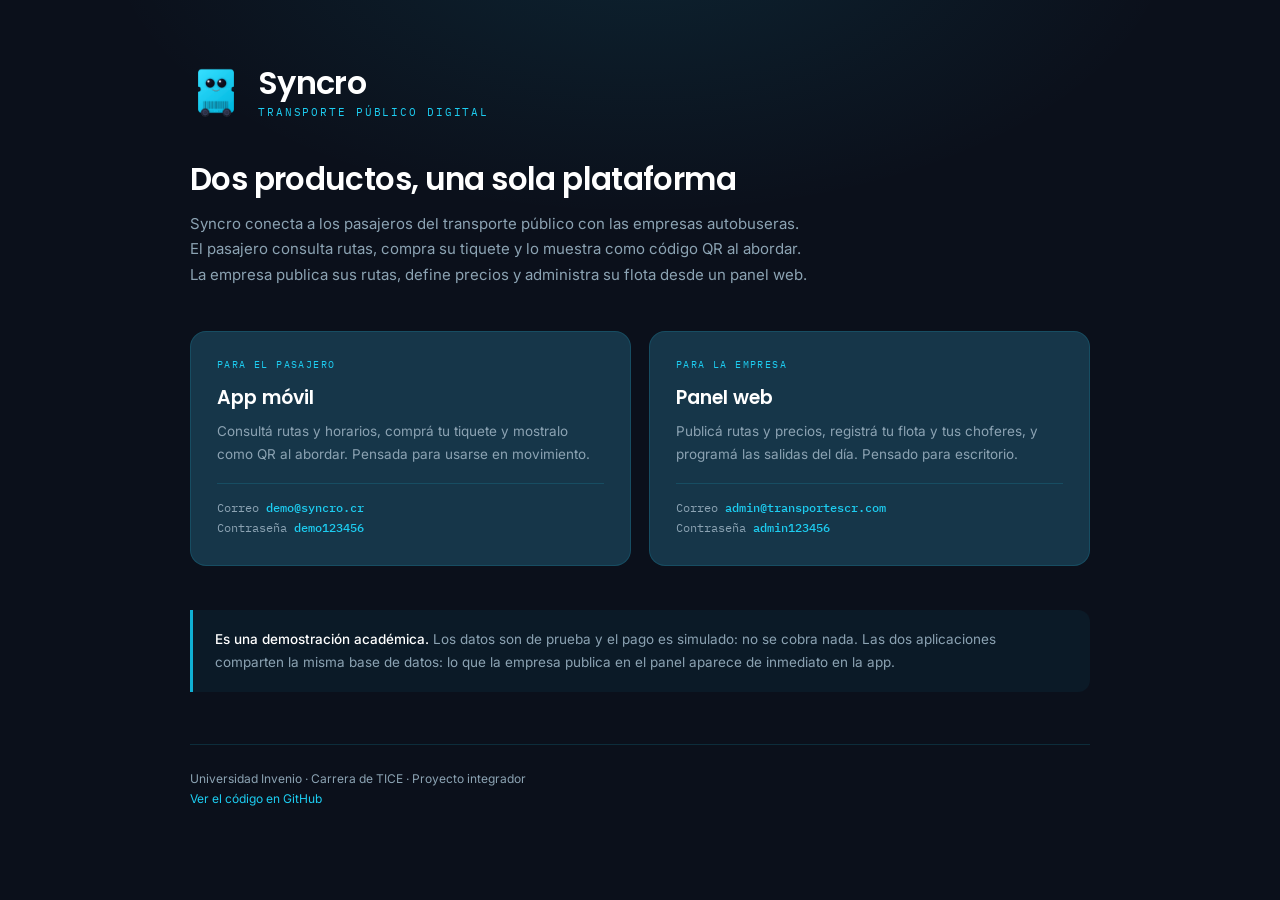
<file: index.html>
<!DOCTYPE html>
<html lang="es">
<head>
<meta charset="UTF-8">
<meta name="viewport" content="width=device-width, initial-scale=1.0">
<meta name="theme-color" content="#0B101B">
<title>Syncro — Plataforma digital de transporte público</title>
<link rel="icon" href="app-pasajeros/assets/icons/logo.png">
<link rel="preconnect" href="https://fonts.googleapis.com">
<link rel="preconnect" href="https://fonts.gstatic.com" crossorigin>
<link href="https://fonts.googleapis.com/css2?family=Poppins:wght@500;600&family=Inter:wght@400;500&family=IBM+Plex+Mono:wght@400;500&display=swap" rel="stylesheet">
<style>
:root{
  --cian:#1DCDF1; --cian-oscuro:#10B0D4;
  --superficie:#163649; --base:#0B101B;
  --tenue:#8CA3B3; --borde:rgba(29,205,241,.15);
  --display:'Poppins',system-ui,sans-serif;
  --cuerpo:'Inter',system-ui,sans-serif;
  --dato:'IBM Plex Mono',monospace;
}
*{box-sizing:border-box;margin:0;padding:0;}
body{
  background:
    radial-gradient(900px 480px at 50% -8%, rgba(29,205,241,.10), transparent 60%),
    var(--base);
  color:#fff; font-family:var(--cuerpo); min-height:100vh;
  padding:64px 24px 72px;
}
.envoltura{max-width:900px;margin:0 auto;}

.marca{display:flex;align-items:center;gap:16px;margin-bottom:38px;}
.marca img{width:52px;height:58px;object-fit:contain;}
.marca .nom{font-family:var(--display);font-weight:600;font-size:32px;letter-spacing:-.02em;line-height:1;}
.marca .tag{font-family:var(--dato);font-size:10.5px;letter-spacing:.18em;text-transform:uppercase;color:var(--cian);margin-top:6px;}

h1{font-family:var(--display);font-weight:600;font-size:31px;letter-spacing:-.02em;margin-bottom:12px;line-height:1.25;}
.intro{color:var(--tenue);font-size:15px;line-height:1.7;max-width:620px;margin-bottom:44px;}

.tarjetas{display:grid;grid-template-columns:repeat(auto-fit,minmax(280px,1fr));gap:18px;margin-bottom:44px;}
.tarjeta{
  background:var(--superficie);border:1px solid var(--borde);border-radius:16px;
  padding:26px;text-decoration:none;color:inherit;display:block;
  transition:border-color .16s ease, transform .16s ease;
}
.tarjeta:hover{border-color:rgba(29,205,241,.45);transform:translateY(-2px);}
.tarjeta .etq{font-family:var(--dato);font-size:10px;letter-spacing:.14em;text-transform:uppercase;color:var(--cian);margin-bottom:12px;}
.tarjeta h2{font-family:var(--display);font-weight:600;font-size:19px;margin-bottom:8px;}
.tarjeta p{color:var(--tenue);font-size:13.5px;line-height:1.65;margin-bottom:18px;}
.tarjeta .cuenta{
  font-family:var(--dato);font-size:11.5px;color:var(--tenue);
  border-top:1px solid var(--borde);padding-top:14px;line-height:1.8;
}
.tarjeta .cuenta b{color:var(--cian);font-weight:500;}

.nota{
  border-left:3px solid var(--cian-oscuro);
  background:rgba(29,205,241,.05);
  border-radius:0 12px 12px 0;
  padding:18px 22px;font-size:13.5px;color:var(--tenue);line-height:1.7;
}
.nota b{color:#fff;font-weight:500;}

footer{margin-top:52px;padding-top:24px;border-top:1px solid var(--borde);
  font-size:12px;color:var(--tenue);line-height:1.7;}
footer a{color:var(--cian);text-decoration:none;}
footer a:hover{text-decoration:underline;}

@media (max-width:640px){
  body{padding:40px 18px 56px;}
  h1{font-size:25px;}
  .marca .nom{font-size:27px;}
}
</style>
</head>
<body>
<div class="envoltura">

  <div class="marca">
    <img src="app-pasajeros/assets/icons/logo.png" alt="">
    <div>
      <div class="nom">Syncro</div>
      <div class="tag">Transporte público digital</div>
    </div>
  </div>

  <h1>Dos productos, una sola plataforma</h1>
  <p class="intro">
    Syncro conecta a los pasajeros del transporte público con las empresas autobuseras.
    El pasajero consulta rutas, compra su tiquete y lo muestra como código QR al abordar.
    La empresa publica sus rutas, define precios y administra su flota desde un panel web.
  </p>

  <div class="tarjetas">
    <a class="tarjeta" href="app-pasajeros/index.html">
      <div class="etq">Para el pasajero</div>
      <h2>App móvil</h2>
      <p>Consultá rutas y horarios, comprá tu tiquete y mostralo como QR al abordar. Pensada para usarse en movimiento.</p>
      <div class="cuenta">
        Correo <b>demo@syncro.cr</b><br>
        Contraseña <b>demo123456</b>
      </div>
    </a>

    <a class="tarjeta" href="panel-empresas/index.html">
      <div class="etq">Para la empresa</div>
      <h2>Panel web</h2>
      <p>Publicá rutas y precios, registrá tu flota y tus choferes, y programá las salidas del día. Pensado para escritorio.</p>
      <div class="cuenta">
        Correo <b>admin@transportescr.com</b><br>
        Contraseña <b>admin123456</b>
      </div>
    </a>
  </div>

  <div class="nota">
    <b>Es una demostración académica.</b> Los datos son de prueba y el pago es simulado: no se cobra nada.
    Las dos aplicaciones comparten la misma base de datos: lo que la empresa publica en el panel aparece de inmediato en la app.
  </div>

  <footer>
    Universidad Invenio · Carrera de TICE · Proyecto integrador<br>
    <a href="https://github.com/chino0408/Syncro">Ver el código en GitHub</a>
  </footer>

</div>
</body>
</html>
</file>
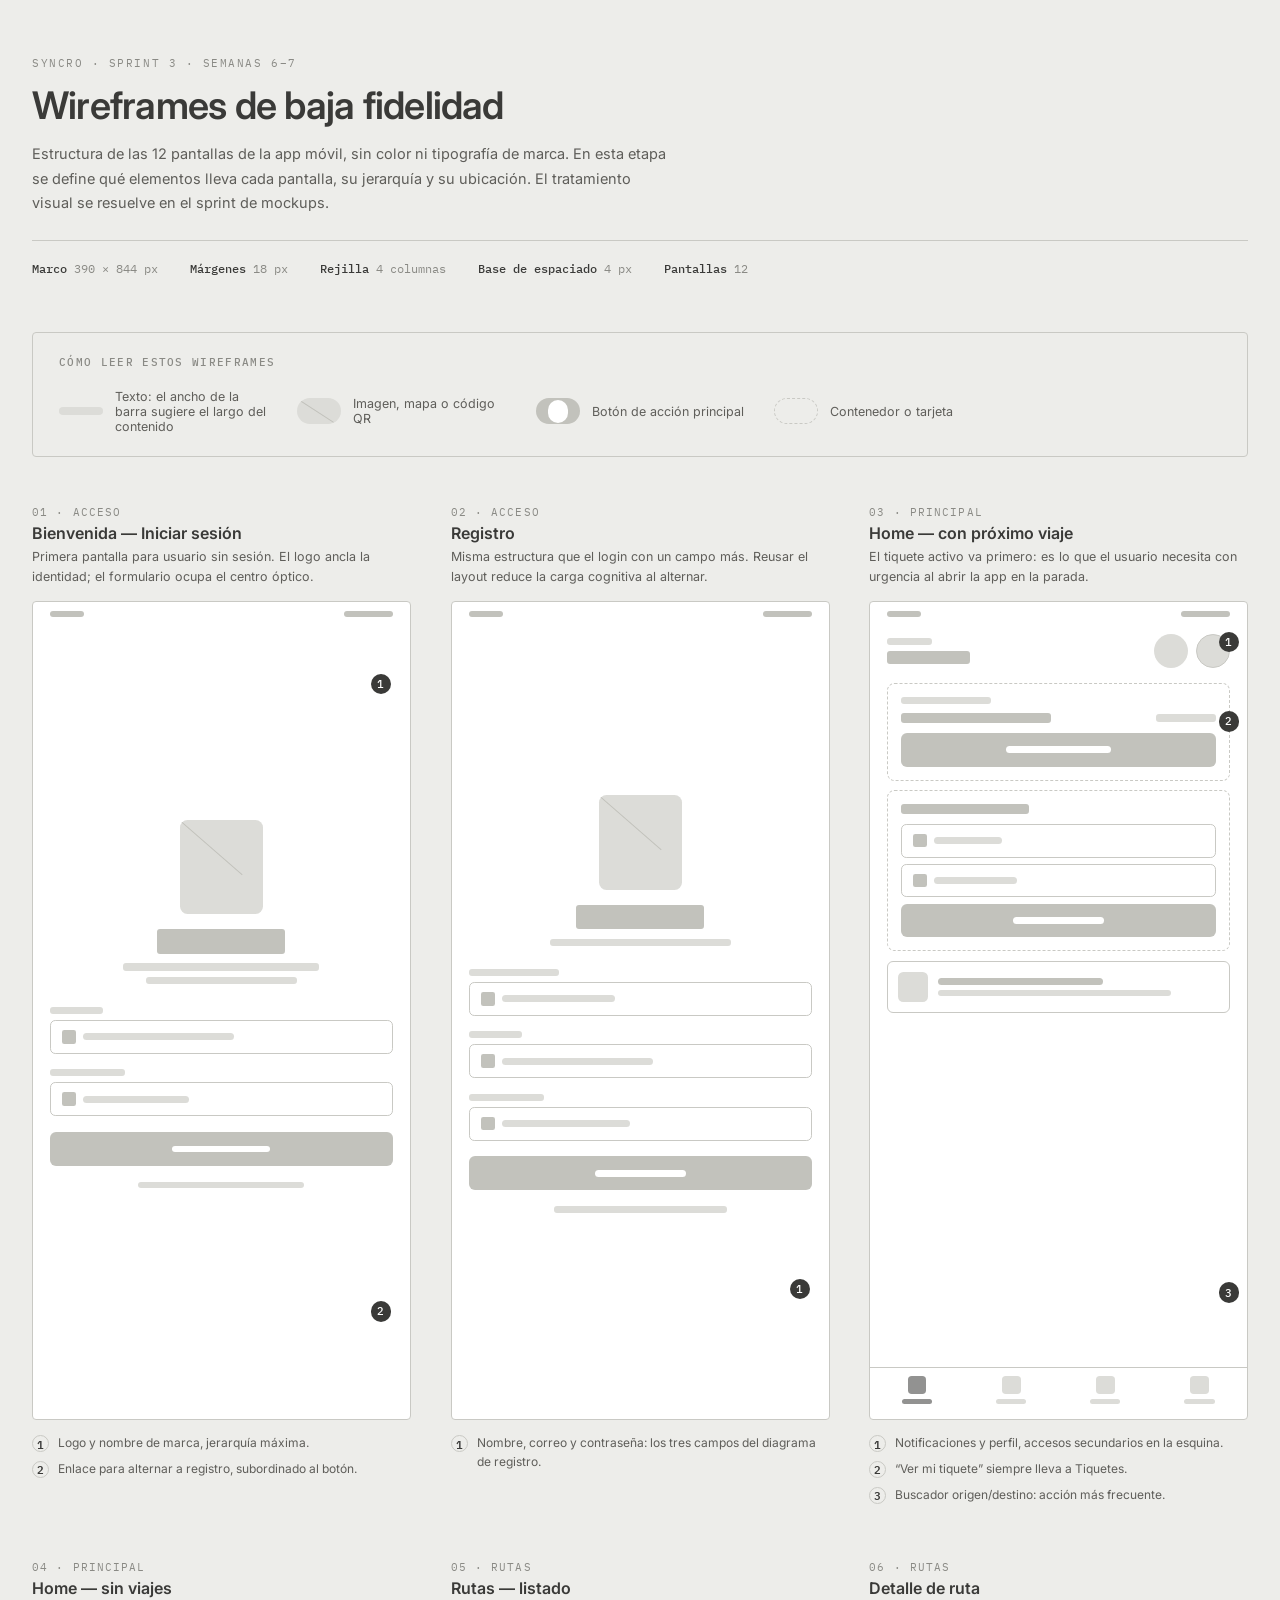
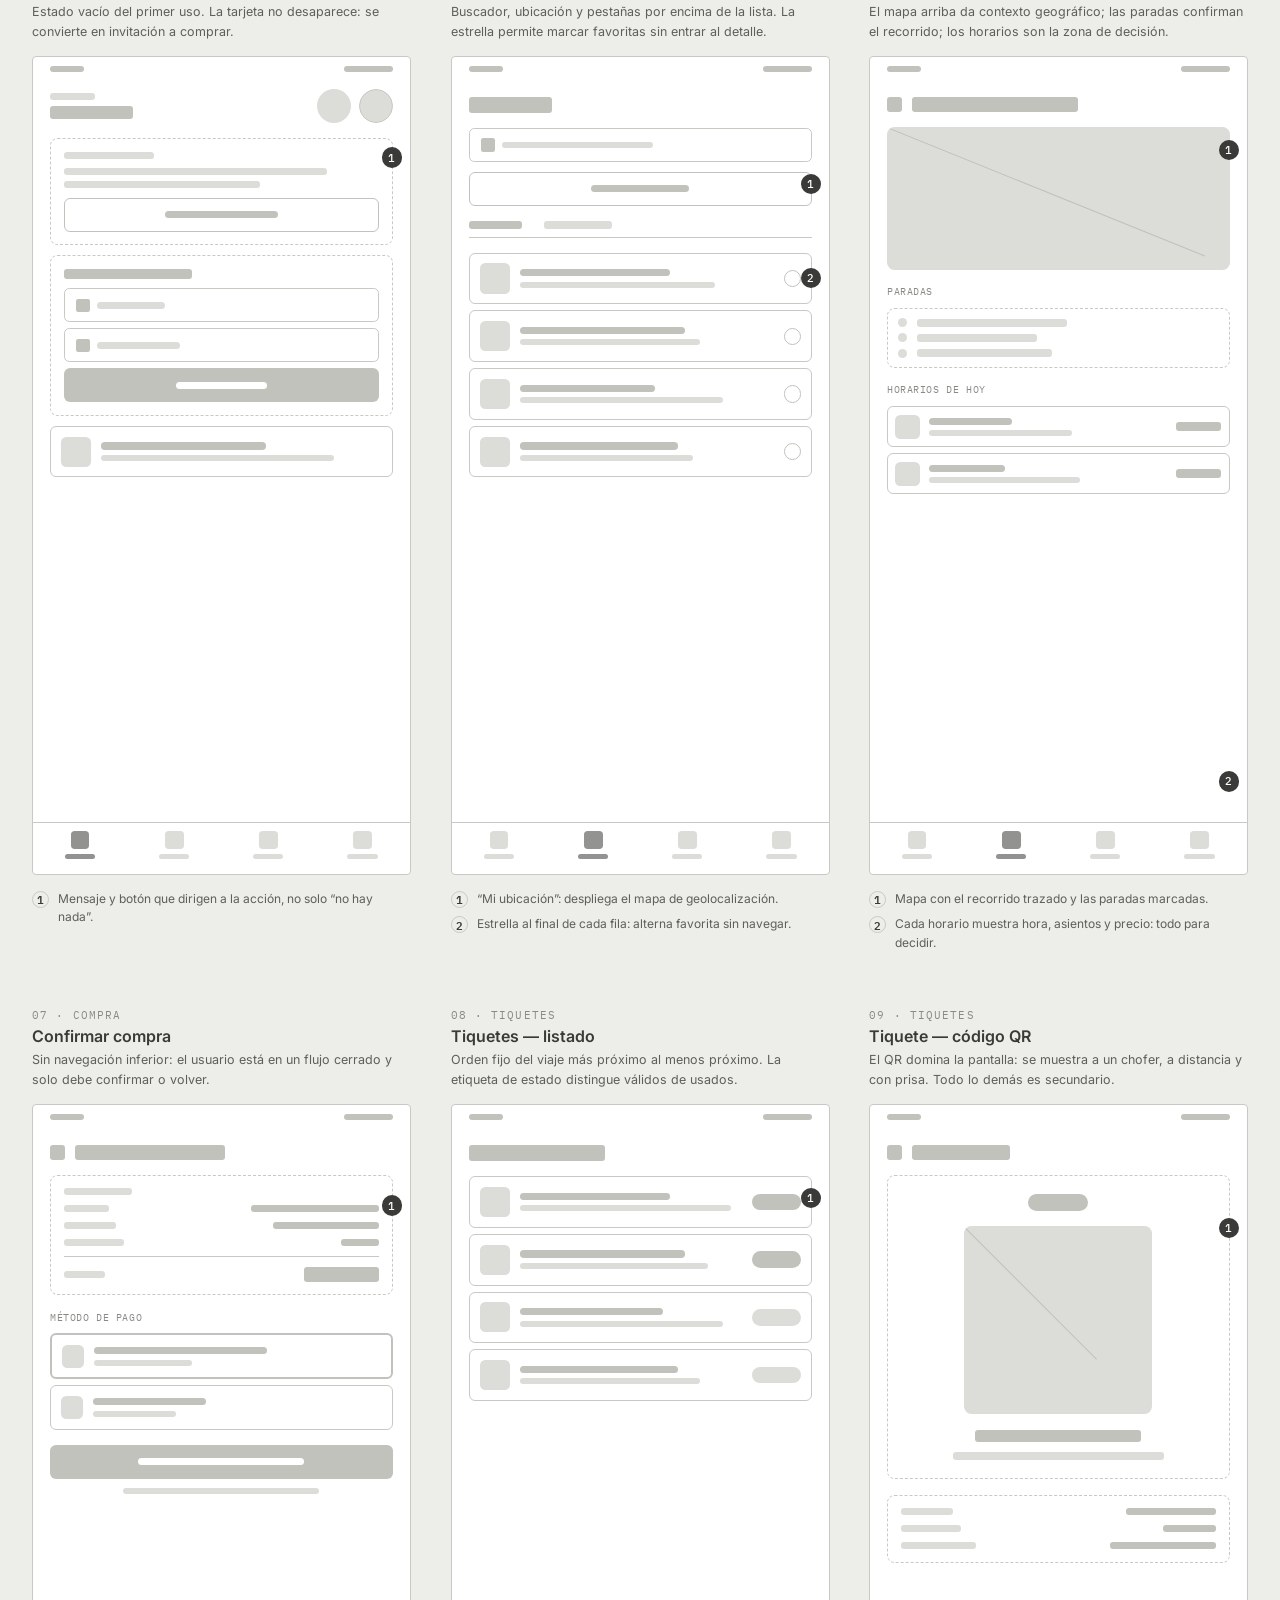
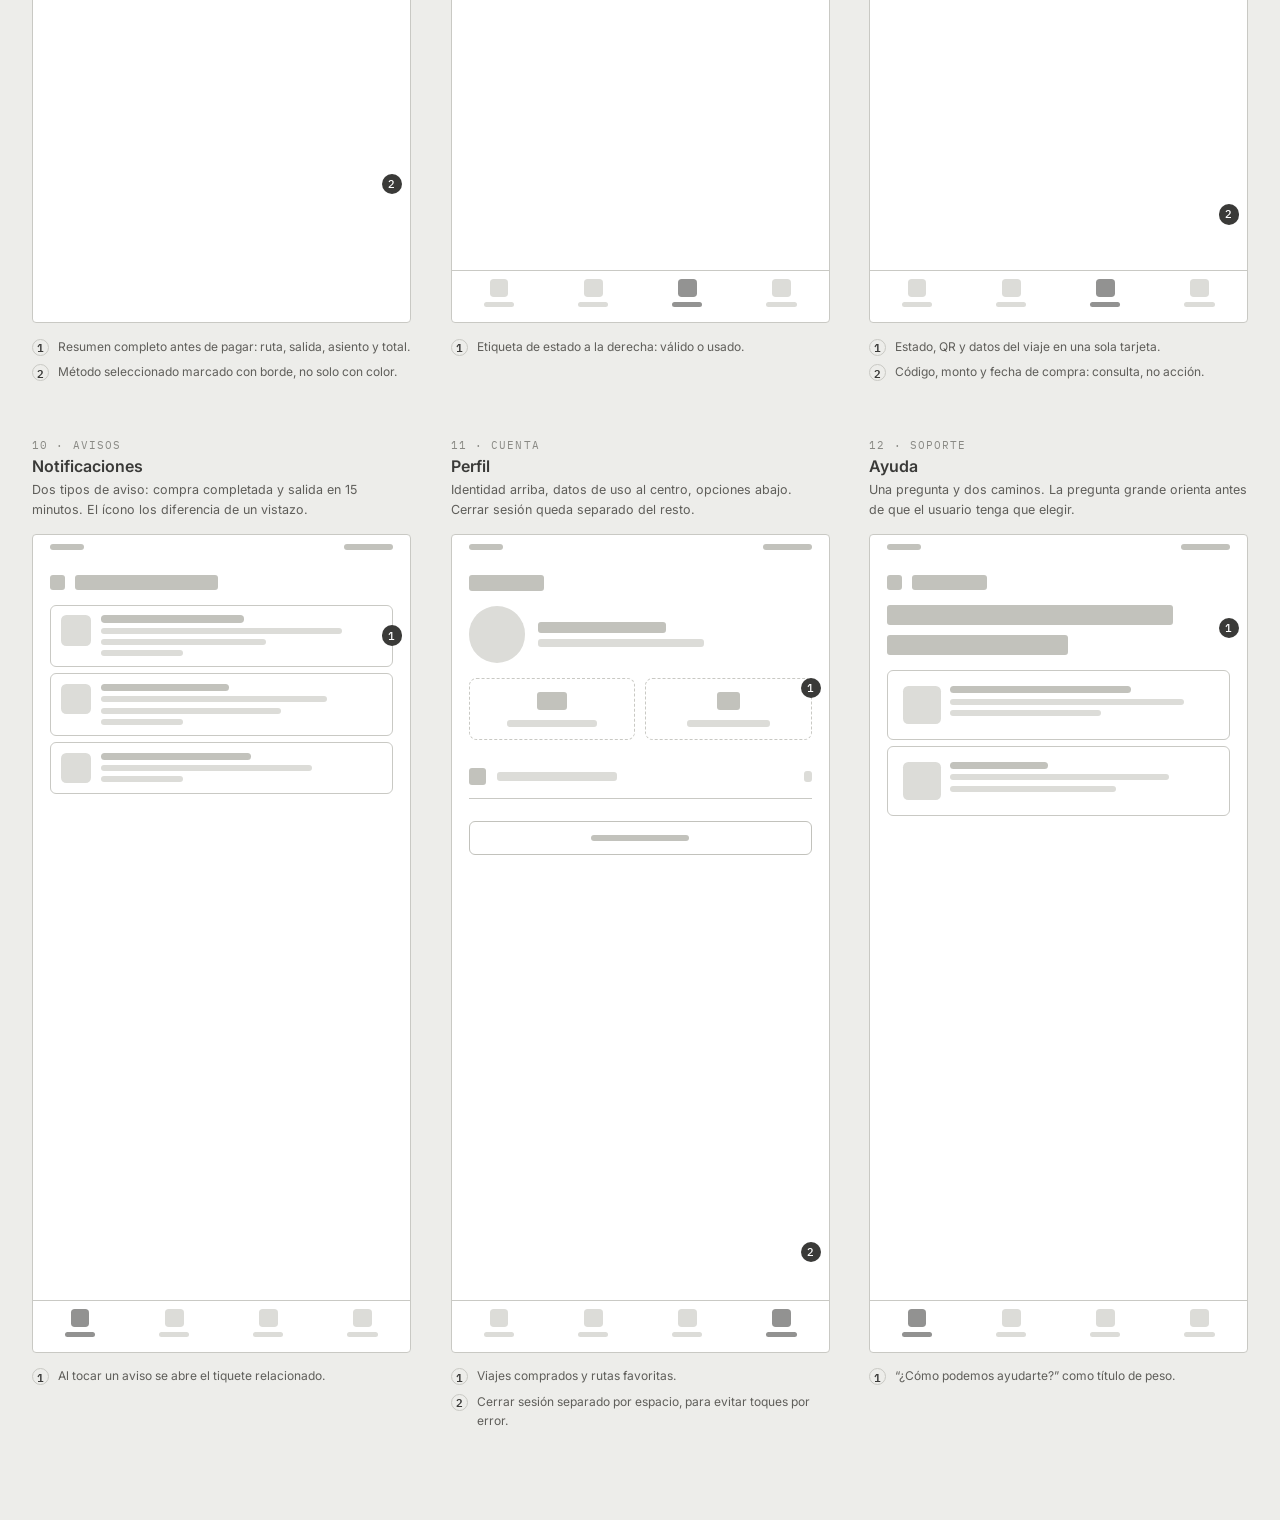
<file: documentacion/marca/syncro-wireframes.html>
<!DOCTYPE html>
<html lang="es">
<head>
<meta charset="UTF-8">
<meta name="viewport" content="width=device-width, initial-scale=1.0">
<title>Syncro — Wireframes de baja fidelidad</title>
<link rel="preconnect" href="https://fonts.googleapis.com">
<link rel="preconnect" href="https://fonts.gstatic.com" crossorigin>
<link href="https://fonts.googleapis.com/css2?family=IBM+Plex+Mono:wght@400;500;600&family=Inter:wght@400;500;600&display=swap" rel="stylesheet">
<style>
/* ==========================================================
   WIREFRAMES — baja fidelidad, escala de grises.
   Sin color de marca, sin tipografía definitiva: en esta etapa
   solo se discute jerarquía, estructura y ubicación.
   Marco de trabajo: 390 × 844 px (estándar móvil de Figma).
   ========================================================== */
:root{
  --papel:#EDEDEA;
  --marco:#FFFFFF;
  --linea:#C9C9C4;
  --bloque:#DCDCD8;
  --bloque-fuerte:#C2C2BC;
  --texto:#3A3A38;
  --tenue:#8A8A85;
  --nota:#5F5E5A;

  --mono:'IBM Plex Mono', monospace;
  --sans:'Inter', system-ui, sans-serif;
}
*{box-sizing:border-box; margin:0; padding:0;}
body{
  background:var(--papel);
  font-family:var(--sans);
  color:var(--texto);
  padding:56px 32px 90px;
}

/* ---------- Cabecera del documento ---------- */
.doc-head{ max-width:1280px; margin:0 auto 56px; }
.doc-eyebrow{
  font-family:var(--mono); font-size:11px; letter-spacing:.14em;
  text-transform:uppercase; color:var(--tenue); margin-bottom:12px;
}
.doc-title{
  font-size:38px; font-weight:600; letter-spacing:-.02em; margin-bottom:14px;
}
.doc-sub{
  font-size:14.5px; color:var(--nota); line-height:1.7; max-width:640px;
}
.doc-meta{
  display:flex; gap:32px; flex-wrap:wrap; margin-top:24px;
  padding-top:20px; border-top:1px solid var(--linea);
  font-family:var(--mono); font-size:11.5px; color:var(--tenue);
}
.doc-meta b{ color:var(--texto); font-weight:500; }

/* ---------- Rejilla de pantallas ---------- */
.grid{
  max-width:1280px; margin:0 auto;
  display:grid; grid-template-columns:repeat(auto-fill, minmax(320px, 1fr));
  gap:56px 40px;
}
.item{ display:flex; flex-direction:column; }
.item-label{
  font-family:var(--mono); font-size:11px; letter-spacing:.1em;
  text-transform:uppercase; color:var(--tenue); margin-bottom:4px;
}
.item-name{ font-size:16px; font-weight:600; margin-bottom:4px; }
.item-desc{ font-size:12.5px; color:var(--nota); line-height:1.6; margin-bottom:14px; min-height:40px; }

/* ---------- El marco del teléfono ---------- */
.frame{
  width:100%; aspect-ratio:390/844;
  background:var(--marco);
  border:1px solid var(--linea);
  border-radius:4px;
  position:relative; overflow:hidden;
  display:flex; flex-direction:column;
  container-type:inline-size;
}
/* Todo el interior se mide en cqw para que escale con el marco */
.inner{ position:absolute; inset:0; display:flex; flex-direction:column; }

/* Barra de estado del sistema */
.status{
  height:6.5cqw; display:flex; align-items:center; justify-content:space-between;
  padding:0 4.5cqw; flex-shrink:0;
}
.status i{ display:block; height:1.6cqw; background:var(--bloque-fuerte); border-radius:1cqw; }

/* Zona de contenido */
.body{ flex:1; padding:2cqw 4.5cqw; overflow:hidden; }
.body.pad-top{ padding-top:4cqw; }

/* ---------- Piezas de wireframe ---------- */
.bar{ background:var(--bloque); border-radius:.8cqw; }
.bar-strong{ background:var(--bloque-fuerte); }
.box{ background:var(--bloque); border-radius:2cqw; }
.box-out{ border:1px dashed var(--linea); border-radius:2cqw; background:transparent; }
.circ{ background:var(--bloque); border-radius:50%; }
.circ-out{ border:1px solid var(--linea); border-radius:50%; }

/* Marcador de imagen / mapa: caja con aspa */
.media{
  background:var(--bloque); border-radius:2cqw; position:relative; overflow:hidden;
}
.media::before, .media::after{
  content:''; position:absolute; top:0; left:0; width:100%; height:100%;
  border-top:1px solid var(--bloque-fuerte); transform-origin:top left;
}
.media::before{ transform:rotate(var(--a1)); }
.media::after{ transform:rotate(var(--a2)); }

/* Botón: caja fuerte con una barra de texto centrada */
.btn{
  background:var(--bloque-fuerte); border-radius:1.6cqw;
  height:9cqw; display:flex; align-items:center; justify-content:center;
}
.btn.hollow{ background:transparent; border:1px solid var(--bloque-fuerte); }
.btn i{ display:block; height:1.8cqw; background:var(--marco); border-radius:1cqw; }
.btn.hollow i{ background:var(--bloque-fuerte); }

/* Campo de formulario */
.field{
  height:9cqw; border:1px solid var(--linea); border-radius:1.4cqw;
  display:flex; align-items:center; gap:2cqw; padding:0 3cqw;
}
.field .ico{ width:3.6cqw; height:3.6cqw; background:var(--bloque-fuerte); border-radius:.6cqw; flex-shrink:0; }
.field i{ display:block; height:1.8cqw; background:var(--bloque); border-radius:1cqw; }

/* Fila de lista */
.row{
  border:1px solid var(--linea); border-radius:1.6cqw;
  padding:2.6cqw; display:flex; align-items:center; gap:2.6cqw;
}
.row .ico{ width:8cqw; height:8cqw; background:var(--bloque); border-radius:1.4cqw; flex-shrink:0; }
.row .txt{ flex:1; display:flex; flex-direction:column; gap:1.4cqw; }
.row .txt i{ display:block; height:1.9cqw; background:var(--bloque-fuerte); border-radius:1cqw; }
.row .txt i.b{ height:1.6cqw; background:var(--bloque); }
.row .end{ width:4.6cqw; height:4.6cqw; border:1px solid var(--bloque-fuerte); border-radius:50%; flex-shrink:0; }

/* Navegación inferior */
.tabbar{
  height:14cqw; border-top:1px solid var(--linea); flex-shrink:0;
  display:flex; align-items:center; justify-content:space-around; padding-bottom:2cqw;
}
.tabbar .tab{ display:flex; flex-direction:column; align-items:center; gap:1.2cqw; }
.tabbar .tab .sq{ width:5cqw; height:5cqw; background:var(--bloque); border-radius:1cqw; }
.tabbar .tab .lb{ width:8cqw; height:1.4cqw; background:var(--bloque); border-radius:1cqw; }
.tabbar .tab.on .sq, .tabbar .tab.on .lb{ background:var(--texto); opacity:.55; }

/* Etiqueta de zona: nombra la región sin dibujarla */
.zone{
  font-family:var(--mono); font-size:2.6cqw; letter-spacing:.06em;
  text-transform:uppercase; color:var(--tenue);
}

/* Utilidades de espaciado dentro del marco */
.stack{ display:flex; flex-direction:column; }
.gap1{ gap:1.6cqw; } .gap2{ gap:2.6cqw; } .gap3{ gap:4cqw; } .gap4{ gap:6cqw; }
.mt1{ margin-top:2.6cqw; } .mt2{ margin-top:4cqw; } .mt3{ margin-top:6cqw; }
.mb1{ margin-bottom:2.6cqw; } .mb2{ margin-bottom:4cqw; }
.between{ display:flex; align-items:center; justify-content:space-between; }
.center{ display:flex; flex-direction:column; align-items:center; }
.grow{ flex:1; }

/* Notas numeradas sobre la pantalla */
.pin{
  position:absolute; width:5.4cqw; height:5.4cqw; border-radius:50%;
  background:var(--texto); color:var(--marco);
  font-family:var(--mono); font-size:2.9cqw; font-weight:500;
  display:flex; align-items:center; justify-content:center;
  z-index:5;
}
.notes{
  margin-top:14px; display:flex; flex-direction:column; gap:7px;
}
.note{
  display:flex; gap:9px; font-size:12px; color:var(--nota); line-height:1.55;
}
.note b{
  font-family:var(--mono); font-size:10.5px; font-weight:600; color:var(--texto);
  border:1px solid var(--linea); border-radius:50%;
  width:17px; height:17px; flex-shrink:0;
  display:flex; align-items:center; justify-content:center; margin-top:1px;
}

/* Leyenda */
.legend{
  max-width:1280px; margin:0 auto 48px;
  border:1px solid var(--linea); border-radius:4px; padding:22px 26px;
  display:grid; grid-template-columns:repeat(auto-fit, minmax(190px,1fr)); gap:20px 30px;
}
.legend h3{
  grid-column:1/-1; font-family:var(--mono); font-size:11px; letter-spacing:.12em;
  text-transform:uppercase; color:var(--tenue); font-weight:500;
}
.leg{ display:flex; align-items:center; gap:12px; font-size:12.5px; color:var(--nota); }
.leg .sample{ width:44px; height:26px; flex-shrink:0; }

@media print{
  body{ background:#fff; padding:0; }
  .grid{ gap:30px 20px; }
  .item{ break-inside:avoid; }
}
</style>
</head>
<body>

<header class="doc-head">
  <div class="doc-eyebrow">Syncro · Sprint 3 · Semanas 6–7</div>
  <h1 class="doc-title">Wireframes de baja fidelidad</h1>
  <p class="doc-sub">
    Estructura de las 12 pantallas de la app móvil, sin color ni tipografía de marca.
    En esta etapa se define qué elementos lleva cada pantalla, su jerarquía y su ubicación.
    El tratamiento visual se resuelve en el sprint de mockups.
  </p>
  <div class="doc-meta">
    <span><b>Marco</b> 390 × 844 px</span>
    <span><b>Márgenes</b> 18 px</span>
    <span><b>Rejilla</b> 4 columnas</span>
    <span><b>Base de espaciado</b> 4 px</span>
    <span><b>Pantallas</b> 12</span>
  </div>
</header>

<section class="legend">
  <h3>Cómo leer estos wireframes</h3>
  <div class="leg">
    <span class="sample bar" style="height:8px; margin:9px 0;"></span>
    <span>Texto: el ancho de la barra sugiere el largo del contenido</span>
  </div>
  <div class="leg">
    <span class="sample media" style="--a1:33deg; --a2:-33deg;"></span>
    <span>Imagen, mapa o código QR</span>
  </div>
  <div class="leg">
    <span class="sample btn" style="height:26px;"><i style="width:20px;"></i></span>
    <span>Botón de acción principal</span>
  </div>
  <div class="leg">
    <span class="sample box-out"></span>
    <span>Contenedor o tarjeta</span>
  </div>
</section>

<main class="grid">

  <!-- ===== 1. BIENVENIDA / LOGIN ===== -->
  <article class="item">
    <div class="item-label">01 · Acceso</div>
    <div class="item-name">Bienvenida — Iniciar sesión</div>
    <p class="item-desc">Primera pantalla para usuario sin sesión. El logo ancla la identidad; el formulario ocupa el centro óptico.</p>
    <div class="frame">
      <div class="inner">
        <div class="status"><i style="width:9cqw"></i><i style="width:13cqw"></i></div>
        <div class="body center" style="justify-content:center; padding-bottom:12cqw;">
          <div class="pin" style="top:19cqw; right:5cqw;">1</div>
          <div class="media" style="width:22cqw; height:25cqw; --a1:41deg; --a2:-41deg;"></div>
          <div class="bar bar-strong mt2" style="width:34cqw; height:6.5cqw;"></div>
          <div class="bar mt1" style="width:52cqw; height:2cqw;"></div>
          <div class="bar" style="width:40cqw; height:2cqw; margin-top:1.6cqw;"></div>

          <div class="stack gap1 mt3" style="width:100%;">
            <div class="bar" style="width:14cqw; height:1.8cqw;"></div>
            <div class="field"><span class="ico"></span><i style="width:40cqw"></i></div>
            <div class="bar mt1" style="width:20cqw; height:1.8cqw;"></div>
            <div class="field"><span class="ico"></span><i style="width:28cqw"></i></div>
            <div class="pin" style="top:auto; bottom:26cqw; right:5cqw;">2</div>
            <div class="btn mt1"><i style="width:26cqw"></i></div>
            <div class="center mt1"><div class="bar" style="width:44cqw; height:1.8cqw;"></div></div>
          </div>
        </div>
      </div>
    </div>
    <div class="notes">
      <div class="note"><b>1</b><span>Logo y nombre de marca, jerarquía máxima.</span></div>
      <div class="note"><b>2</b><span>Enlace para alternar a registro, subordinado al botón.</span></div>
    </div>
  </article>

  <!-- ===== 2. REGISTRO ===== -->
  <article class="item">
    <div class="item-label">02 · Acceso</div>
    <div class="item-name">Registro</div>
    <p class="item-desc">Misma estructura que el login con un campo más. Reusar el layout reduce la carga cognitiva al alternar.</p>
    <div class="frame">
      <div class="inner">
        <div class="status"><i style="width:9cqw"></i><i style="width:13cqw"></i></div>
        <div class="body center" style="justify-content:center; padding-bottom:12cqw;">
          <div class="media" style="width:22cqw; height:25cqw; --a1:41deg; --a2:-41deg;"></div>
          <div class="bar bar-strong mt2" style="width:34cqw; height:6.5cqw;"></div>
          <div class="bar mt1" style="width:48cqw; height:2cqw;"></div>

          <div class="stack gap1 mt3" style="width:100%;">
            <div class="bar" style="width:24cqw; height:1.8cqw;"></div>
            <div class="field"><span class="ico"></span><i style="width:30cqw"></i></div>
            <div class="bar mt1" style="width:14cqw; height:1.8cqw;"></div>
            <div class="field"><span class="ico"></span><i style="width:40cqw"></i></div>
            <div class="bar mt1" style="width:20cqw; height:1.8cqw;"></div>
            <div class="pin" style="top:auto; bottom:32cqw; right:5cqw;">1</div>
            <div class="field"><span class="ico"></span><i style="width:34cqw"></i></div>
            <div class="btn mt1"><i style="width:24cqw"></i></div>
            <div class="center mt1"><div class="bar" style="width:46cqw; height:1.8cqw;"></div></div>
          </div>
        </div>
      </div>
    </div>
    <div class="notes">
      <div class="note"><b>1</b><span>Nombre, correo y contraseña: los tres campos del diagrama de registro.</span></div>
    </div>
  </article>

  <!-- ===== 3. HOME CON VIAJE ===== -->
  <article class="item">
    <div class="item-label">03 · Principal</div>
    <div class="item-name">Home — con próximo viaje</div>
    <p class="item-desc">El tiquete activo va primero: es lo que el usuario necesita con urgencia al abrir la app en la parada.</p>
    <div class="frame">
      <div class="inner">
        <div class="status"><i style="width:9cqw"></i><i style="width:13cqw"></i></div>
        <div class="body">
          <div class="between mb2">
            <div class="stack gap1">
              <div class="bar" style="width:12cqw; height:1.8cqw;"></div>
              <div class="bar bar-strong" style="width:22cqw; height:3.4cqw;"></div>
            </div>
            <div class="pin" style="top:8cqw; right:2cqw;">1</div>
            <div style="display:flex; gap:2cqw;">
              <div class="circ" style="width:9cqw; height:9cqw;"></div>
              <div class="circ circ-out" style="width:9cqw; height:9cqw;"></div>
            </div>
          </div>

          <div class="box-out mb1" style="padding:3.4cqw;">
            <div class="bar" style="width:24cqw; height:1.8cqw;"></div>
            <div class="between mt1">
              <div class="bar bar-strong" style="width:40cqw; height:2.6cqw;"></div>
              <div class="bar" style="width:16cqw; height:2cqw;"></div>
            </div>
            <div class="pin" style="top:29cqw; right:2cqw;">2</div>
            <div class="btn mt1"><i style="width:28cqw"></i></div>
          </div>

          <div class="box-out mb1" style="padding:3.4cqw;">
            <div class="bar bar-strong mb1" style="width:34cqw; height:2.6cqw;"></div>
            <div class="stack gap1">
              <div class="field"><span class="ico"></span><i style="width:18cqw"></i></div>
              <div class="field"><span class="ico"></span><i style="width:22cqw"></i></div>
              <div class="pin" style="top:auto; bottom:31cqw; right:2cqw;">3</div>
              <div class="btn"><i style="width:24cqw"></i></div>
            </div>
          </div>

          <div class="row"><span class="ico"></span><span class="txt"><i style="width:44cqw"></i><i class="b" style="width:62cqw"></i></span></div>
        </div>
        <div class="tabbar">
          <div class="tab on"><span class="sq"></span><span class="lb"></span></div>
          <div class="tab"><span class="sq"></span><span class="lb"></span></div>
          <div class="tab"><span class="sq"></span><span class="lb"></span></div>
          <div class="tab"><span class="sq"></span><span class="lb"></span></div>
        </div>
      </div>
    </div>
    <div class="notes">
      <div class="note"><b>1</b><span>Notificaciones y perfil, accesos secundarios en la esquina.</span></div>
      <div class="note"><b>2</b><span>“Ver mi tiquete” siempre lleva a Tiquetes.</span></div>
      <div class="note"><b>3</b><span>Buscador origen/destino: acción más frecuente.</span></div>
    </div>
  </article>

  <!-- ===== 4. HOME VACÍO ===== -->
  <article class="item">
    <div class="item-label">04 · Principal</div>
    <div class="item-name">Home — sin viajes</div>
    <p class="item-desc">Estado vacío del primer uso. La tarjeta no desaparece: se convierte en invitación a comprar.</p>
    <div class="frame">
      <div class="inner">
        <div class="status"><i style="width:9cqw"></i><i style="width:13cqw"></i></div>
        <div class="body">
          <div class="between mb2">
            <div class="stack gap1">
              <div class="bar" style="width:12cqw; height:1.8cqw;"></div>
              <div class="bar bar-strong" style="width:22cqw; height:3.4cqw;"></div>
            </div>
            <div style="display:flex; gap:2cqw;">
              <div class="circ" style="width:9cqw; height:9cqw;"></div>
              <div class="circ circ-out" style="width:9cqw; height:9cqw;"></div>
            </div>
          </div>

          <div class="box-out mb1" style="padding:3.4cqw;">
            <div class="bar" style="width:24cqw; height:1.8cqw;"></div>
            <div class="pin" style="top:24cqw; right:2cqw;">1</div>
            <div class="bar mt1" style="width:70cqw; height:1.9cqw;"></div>
            <div class="bar" style="width:52cqw; height:1.9cqw; margin-top:1.4cqw;"></div>
            <div class="btn hollow mt1"><i style="width:30cqw"></i></div>
          </div>

          <div class="box-out mb1" style="padding:3.4cqw;">
            <div class="bar bar-strong mb1" style="width:34cqw; height:2.6cqw;"></div>
            <div class="stack gap1">
              <div class="field"><span class="ico"></span><i style="width:18cqw"></i></div>
              <div class="field"><span class="ico"></span><i style="width:22cqw"></i></div>
              <div class="btn"><i style="width:24cqw"></i></div>
            </div>
          </div>

          <div class="row"><span class="ico"></span><span class="txt"><i style="width:44cqw"></i><i class="b" style="width:62cqw"></i></span></div>
        </div>
        <div class="tabbar">
          <div class="tab on"><span class="sq"></span><span class="lb"></span></div>
          <div class="tab"><span class="sq"></span><span class="lb"></span></div>
          <div class="tab"><span class="sq"></span><span class="lb"></span></div>
          <div class="tab"><span class="sq"></span><span class="lb"></span></div>
        </div>
      </div>
    </div>
    <div class="notes">
      <div class="note"><b>1</b><span>Mensaje y botón que dirigen a la acción, no solo “no hay nada”.</span></div>
    </div>
  </article>

  <!-- ===== 5. RUTAS ===== -->
  <article class="item">
    <div class="item-label">05 · Rutas</div>
    <div class="item-name">Rutas — listado</div>
    <p class="item-desc">Buscador, ubicación y pestañas por encima de la lista. La estrella permite marcar favoritas sin entrar al detalle.</p>
    <div class="frame">
      <div class="inner">
        <div class="status"><i style="width:9cqw"></i><i style="width:13cqw"></i></div>
        <div class="body pad-top">
          <div class="bar bar-strong mb2" style="width:22cqw; height:4.4cqw;"></div>
          <div class="field mb1"><span class="ico"></span><i style="width:40cqw"></i></div>
          <div class="pin" style="top:31cqw; right:2cqw;">1</div>
          <div class="btn hollow mb2"><i style="width:26cqw"></i></div>

          <div class="between mb2" style="gap:6cqw; justify-content:flex-start; border-bottom:1px solid var(--linea); padding-bottom:2cqw;">
            <div class="bar bar-strong" style="width:14cqw; height:2.2cqw;"></div>
            <div class="bar" style="width:18cqw; height:2.2cqw;"></div>
          </div>

          <div class="pin" style="top:56cqw; right:2cqw;">2</div>
          <div class="stack gap1">
            <div class="row"><span class="ico"></span><span class="txt"><i style="width:40cqw"></i><i class="b" style="width:52cqw"></i></span><span class="end"></span></div>
            <div class="row"><span class="ico"></span><span class="txt"><i style="width:44cqw"></i><i class="b" style="width:48cqw"></i></span><span class="end"></span></div>
            <div class="row"><span class="ico"></span><span class="txt"><i style="width:36cqw"></i><i class="b" style="width:54cqw"></i></span><span class="end"></span></div>
            <div class="row"><span class="ico"></span><span class="txt"><i style="width:42cqw"></i><i class="b" style="width:46cqw"></i></span><span class="end"></span></div>
          </div>
        </div>
        <div class="tabbar">
          <div class="tab"><span class="sq"></span><span class="lb"></span></div>
          <div class="tab on"><span class="sq"></span><span class="lb"></span></div>
          <div class="tab"><span class="sq"></span><span class="lb"></span></div>
          <div class="tab"><span class="sq"></span><span class="lb"></span></div>
        </div>
      </div>
    </div>
    <div class="notes">
      <div class="note"><b>1</b><span>“Mi ubicación”: despliega el mapa de geolocalización.</span></div>
      <div class="note"><b>2</b><span>Estrella al final de cada fila: alterna favorita sin navegar.</span></div>
    </div>
  </article>

  <!-- ===== 6. DETALLE DE RUTA ===== -->
  <article class="item">
    <div class="item-label">06 · Rutas</div>
    <div class="item-name">Detalle de ruta</div>
    <p class="item-desc">El mapa arriba da contexto geográfico; las paradas confirman el recorrido; los horarios son la zona de decisión.</p>
    <div class="frame">
      <div class="inner">
        <div class="status"><i style="width:9cqw"></i><i style="width:13cqw"></i></div>
        <div class="body pad-top">
          <div class="between mb2" style="justify-content:flex-start; gap:2.6cqw;">
            <div class="bar bar-strong" style="width:4cqw; height:4cqw;"></div>
            <div class="bar bar-strong" style="width:44cqw; height:4cqw;"></div>
          </div>

          <div class="pin" style="top:22cqw; right:2cqw;">1</div>
          <div class="media mb2" style="height:38cqw; --a1:22deg; --a2:-22deg;"></div>

          <div class="zone mb1">Paradas</div>
          <div class="box-out mb2" style="padding:2.6cqw;">
            <div class="stack gap1">
              <div style="display:flex; align-items:center; gap:2.6cqw;"><span class="circ" style="width:2.4cqw;height:2.4cqw;"></span><span class="bar" style="width:40cqw;height:1.9cqw;"></span></div>
              <div style="display:flex; align-items:center; gap:2.6cqw;"><span class="circ" style="width:2.4cqw;height:2.4cqw;"></span><span class="bar" style="width:32cqw;height:1.9cqw;"></span></div>
              <div style="display:flex; align-items:center; gap:2.6cqw;"><span class="circ" style="width:2.4cqw;height:2.4cqw;"></span><span class="bar" style="width:36cqw;height:1.9cqw;"></span></div>
            </div>
          </div>

          <div class="pin" style="top:auto; bottom:22cqw; right:2cqw;">2</div>
          <div class="zone mb1">Horarios de hoy</div>
          <div class="stack gap1">
            <div class="row" style="padding:2cqw;"><span class="ico" style="width:6.4cqw;height:6.4cqw;"></span><span class="txt"><i style="width:22cqw"></i><i class="b" style="width:38cqw"></i></span><span class="bar bar-strong" style="width:12cqw;height:2.4cqw;"></span></div>
            <div class="row" style="padding:2cqw;"><span class="ico" style="width:6.4cqw;height:6.4cqw;"></span><span class="txt"><i style="width:20cqw"></i><i class="b" style="width:40cqw"></i></span><span class="bar bar-strong" style="width:12cqw;height:2.4cqw;"></span></div>
          </div>
        </div>
        <div class="tabbar">
          <div class="tab"><span class="sq"></span><span class="lb"></span></div>
          <div class="tab on"><span class="sq"></span><span class="lb"></span></div>
          <div class="tab"><span class="sq"></span><span class="lb"></span></div>
          <div class="tab"><span class="sq"></span><span class="lb"></span></div>
        </div>
      </div>
    </div>
    <div class="notes">
      <div class="note"><b>1</b><span>Mapa con el recorrido trazado y las paradas marcadas.</span></div>
      <div class="note"><b>2</b><span>Cada horario muestra hora, asientos y precio: todo para decidir.</span></div>
    </div>
  </article>

  <!-- ===== 7. COMPRA ===== -->
  <article class="item">
    <div class="item-label">07 · Compra</div>
    <div class="item-name">Confirmar compra</div>
    <p class="item-desc">Sin navegación inferior: el usuario está en un flujo cerrado y solo debe confirmar o volver.</p>
    <div class="frame">
      <div class="inner">
        <div class="status"><i style="width:9cqw"></i><i style="width:13cqw"></i></div>
        <div class="body pad-top">
          <div class="between mb2" style="justify-content:flex-start; gap:2.6cqw;">
            <div class="bar bar-strong" style="width:4cqw; height:4cqw;"></div>
            <div class="bar bar-strong" style="width:40cqw; height:4cqw;"></div>
          </div>

          <div class="pin" style="top:24cqw; right:2cqw;">1</div>
          <div class="box-out mb2" style="padding:3.4cqw;">
            <div class="bar mb1" style="width:18cqw; height:1.8cqw;"></div>
            <div class="stack gap2">
              <div class="between"><span class="bar" style="width:12cqw;height:1.9cqw;"></span><span class="bar bar-strong" style="width:34cqw;height:1.9cqw;"></span></div>
              <div class="between"><span class="bar" style="width:14cqw;height:1.9cqw;"></span><span class="bar bar-strong" style="width:28cqw;height:1.9cqw;"></span></div>
              <div class="between"><span class="bar" style="width:16cqw;height:1.9cqw;"></span><span class="bar bar-strong" style="width:10cqw;height:1.9cqw;"></span></div>
              <div class="between" style="border-top:1px solid var(--linea); padding-top:2.6cqw;"><span class="bar" style="width:11cqw;height:1.9cqw;"></span><span class="bar bar-strong" style="width:20cqw;height:4cqw;"></span></div>
            </div>
          </div>

          <div class="pin" style="top:auto; bottom:34cqw; right:2cqw;">2</div>
          <div class="zone mb1">Método de pago</div>
          <div class="stack gap1 mb2">
            <div class="row" style="border-width:2px; border-style:solid; border-color:var(--bloque-fuerte);"><span class="ico" style="width:6cqw;height:6cqw;"></span><span class="txt"><i style="width:46cqw"></i><i class="b" style="width:26cqw"></i></span></div>
            <div class="row"><span class="ico" style="width:6cqw;height:6cqw;"></span><span class="txt"><i style="width:30cqw"></i><i class="b" style="width:22cqw"></i></span></div>
          </div>

          <div class="btn"><i style="width:44cqw"></i></div>
          <div class="center mt1"><div class="bar" style="width:52cqw; height:1.6cqw;"></div></div>
        </div>
      </div>
    </div>
    <div class="notes">
      <div class="note"><b>1</b><span>Resumen completo antes de pagar: ruta, salida, asiento y total.</span></div>
      <div class="note"><b>2</b><span>Método seleccionado marcado con borde, no solo con color.</span></div>
    </div>
  </article>

  <!-- ===== 8. TIQUETES ===== -->
  <article class="item">
    <div class="item-label">08 · Tiquetes</div>
    <div class="item-name">Tiquetes — listado</div>
    <p class="item-desc">Orden fijo del viaje más próximo al menos próximo. La etiqueta de estado distingue válidos de usados.</p>
    <div class="frame">
      <div class="inner">
        <div class="status"><i style="width:9cqw"></i><i style="width:13cqw"></i></div>
        <div class="body pad-top">
          <div class="bar bar-strong mb2" style="width:36cqw; height:4.4cqw;"></div>
          <div class="pin" style="top:22cqw; right:2cqw;">1</div>
          <div class="stack gap1">
            <div class="row"><span class="ico"></span><span class="txt"><i style="width:40cqw"></i><i class="b" style="width:56cqw"></i></span><span class="bar bar-strong" style="width:13cqw;height:4.4cqw;border-radius:3cqw;"></span></div>
            <div class="row"><span class="ico"></span><span class="txt"><i style="width:44cqw"></i><i class="b" style="width:50cqw"></i></span><span class="bar bar-strong" style="width:13cqw;height:4.4cqw;border-radius:3cqw;"></span></div>
            <div class="row"><span class="ico"></span><span class="txt"><i style="width:38cqw"></i><i class="b" style="width:54cqw"></i></span><span class="bar" style="width:13cqw;height:4.4cqw;border-radius:3cqw;"></span></div>
            <div class="row"><span class="ico"></span><span class="txt"><i style="width:42cqw"></i><i class="b" style="width:48cqw"></i></span><span class="bar" style="width:13cqw;height:4.4cqw;border-radius:3cqw;"></span></div>
          </div>
        </div>
        <div class="tabbar">
          <div class="tab"><span class="sq"></span><span class="lb"></span></div>
          <div class="tab"><span class="sq"></span><span class="lb"></span></div>
          <div class="tab on"><span class="sq"></span><span class="lb"></span></div>
          <div class="tab"><span class="sq"></span><span class="lb"></span></div>
        </div>
      </div>
    </div>
    <div class="notes">
      <div class="note"><b>1</b><span>Etiqueta de estado a la derecha: válido o usado.</span></div>
    </div>
  </article>

  <!-- ===== 9. TIQUETE QR ===== -->
  <article class="item">
    <div class="item-label">09 · Tiquetes</div>
    <div class="item-name">Tiquete — código QR</div>
    <p class="item-desc">El QR domina la pantalla: se muestra a un chofer, a distancia y con prisa. Todo lo demás es secundario.</p>
    <div class="frame">
      <div class="inner">
        <div class="status"><i style="width:9cqw"></i><i style="width:13cqw"></i></div>
        <div class="body pad-top">
          <div class="between mb2" style="justify-content:flex-start; gap:2.6cqw;">
            <div class="bar bar-strong" style="width:4cqw; height:4cqw;"></div>
            <div class="bar bar-strong" style="width:26cqw; height:4cqw;"></div>
          </div>

          <div class="pin" style="top:30cqw; right:2cqw;">1</div>
          <div class="box-out center mb2" style="padding:5cqw;">
            <div class="bar bar-strong mb2" style="width:16cqw; height:4.4cqw; border-radius:3cqw;"></div>
            <div class="media" style="width:50cqw; height:50cqw; --a1:45deg; --a2:-45deg;"></div>
            <div class="bar bar-strong mt2" style="width:44cqw; height:3.4cqw;"></div>
            <div class="bar mt1" style="width:56cqw; height:2cqw;"></div>
          </div>

          <div class="pin" style="top:auto; bottom:26cqw; right:2cqw;">2</div>
          <div class="box-out" style="padding:3.4cqw;">
            <div class="stack gap2">
              <div class="between"><span class="bar" style="width:14cqw;height:1.9cqw;"></span><span class="bar bar-strong" style="width:24cqw;height:1.9cqw;"></span></div>
              <div class="between"><span class="bar" style="width:16cqw;height:1.9cqw;"></span><span class="bar bar-strong" style="width:14cqw;height:1.9cqw;"></span></div>
              <div class="between"><span class="bar" style="width:20cqw;height:1.9cqw;"></span><span class="bar bar-strong" style="width:28cqw;height:1.9cqw;"></span></div>
            </div>
          </div>
        </div>
        <div class="tabbar">
          <div class="tab"><span class="sq"></span><span class="lb"></span></div>
          <div class="tab"><span class="sq"></span><span class="lb"></span></div>
          <div class="tab on"><span class="sq"></span><span class="lb"></span></div>
          <div class="tab"><span class="sq"></span><span class="lb"></span></div>
        </div>
      </div>
    </div>
    <div class="notes">
      <div class="note"><b>1</b><span>Estado, QR y datos del viaje en una sola tarjeta.</span></div>
      <div class="note"><b>2</b><span>Código, monto y fecha de compra: consulta, no acción.</span></div>
    </div>
  </article>

  <!-- ===== 10. NOTIFICACIONES ===== -->
  <article class="item">
    <div class="item-label">10 · Avisos</div>
    <div class="item-name">Notificaciones</div>
    <p class="item-desc">Dos tipos de aviso: compra completada y salida en 15 minutos. El ícono los diferencia de un vistazo.</p>
    <div class="frame">
      <div class="inner">
        <div class="status"><i style="width:9cqw"></i><i style="width:13cqw"></i></div>
        <div class="body pad-top">
          <div class="between mb2" style="justify-content:flex-start; gap:2.6cqw;">
            <div class="bar bar-strong" style="width:4cqw; height:4cqw;"></div>
            <div class="bar bar-strong" style="width:38cqw; height:4cqw;"></div>
          </div>
          <div class="pin" style="top:24cqw; right:2cqw;">1</div>
          <div class="stack gap1">
            <div class="row" style="align-items:flex-start;"><span class="ico"></span><span class="txt"><i style="width:38cqw"></i><i class="b" style="width:64cqw"></i><i class="b" style="width:44cqw"></i><i class="b" style="width:22cqw"></i></span></div>
            <div class="row" style="align-items:flex-start;"><span class="ico"></span><span class="txt"><i style="width:34cqw"></i><i class="b" style="width:60cqw"></i><i class="b" style="width:48cqw"></i><i class="b" style="width:22cqw"></i></span></div>
            <div class="row" style="align-items:flex-start;"><span class="ico"></span><span class="txt"><i style="width:40cqw"></i><i class="b" style="width:56cqw"></i><i class="b" style="width:22cqw"></i></span></div>
          </div>
        </div>
        <div class="tabbar">
          <div class="tab on"><span class="sq"></span><span class="lb"></span></div>
          <div class="tab"><span class="sq"></span><span class="lb"></span></div>
          <div class="tab"><span class="sq"></span><span class="lb"></span></div>
          <div class="tab"><span class="sq"></span><span class="lb"></span></div>
        </div>
      </div>
    </div>
    <div class="notes">
      <div class="note"><b>1</b><span>Al tocar un aviso se abre el tiquete relacionado.</span></div>
    </div>
  </article>

  <!-- ===== 11. PERFIL ===== -->
  <article class="item">
    <div class="item-label">11 · Cuenta</div>
    <div class="item-name">Perfil</div>
    <p class="item-desc">Identidad arriba, datos de uso al centro, opciones abajo. Cerrar sesión queda separado del resto.</p>
    <div class="frame">
      <div class="inner">
        <div class="status"><i style="width:9cqw"></i><i style="width:13cqw"></i></div>
        <div class="body pad-top">
          <div class="bar bar-strong mb2" style="width:20cqw; height:4.4cqw;"></div>

          <div style="display:flex; align-items:center; gap:3.4cqw;" class="mb2">
            <div class="circ" style="width:15cqw; height:15cqw;"></div>
            <div class="stack gap1">
              <div class="bar bar-strong" style="width:34cqw; height:3cqw;"></div>
              <div class="bar" style="width:44cqw; height:2cqw;"></div>
            </div>
          </div>

          <div class="pin" style="top:38cqw; right:2cqw;">1</div>
          <div style="display:grid; grid-template-columns:1fr 1fr; gap:2.6cqw;" class="mb2">
            <div class="box-out center" style="padding:3.4cqw;"><div class="bar bar-strong" style="width:8cqw;height:5cqw;"></div><div class="bar mt1" style="width:24cqw;height:1.7cqw;"></div></div>
            <div class="box-out center" style="padding:3.4cqw;"><div class="bar bar-strong" style="width:6cqw;height:5cqw;"></div><div class="bar mt1" style="width:22cqw;height:1.7cqw;"></div></div>
          </div>

          <div class="stack" style="gap:0;">
            <div class="between" style="padding:3.4cqw 0; border-bottom:1px solid var(--linea);">
              <div style="display:flex; align-items:center; gap:3cqw;"><span class="bar bar-strong" style="width:4.4cqw;height:4.4cqw;"></span><span class="bar" style="width:32cqw;height:2.2cqw;"></span></div>
              <span class="bar" style="width:2cqw;height:3cqw;"></span>
            </div>
          </div>

          <div class="pin" style="top:auto; bottom:24cqw; right:2cqw;">2</div>
          <div class="btn hollow mt3"><i style="width:26cqw"></i></div>
        </div>
        <div class="tabbar">
          <div class="tab"><span class="sq"></span><span class="lb"></span></div>
          <div class="tab"><span class="sq"></span><span class="lb"></span></div>
          <div class="tab"><span class="sq"></span><span class="lb"></span></div>
          <div class="tab on"><span class="sq"></span><span class="lb"></span></div>
        </div>
      </div>
    </div>
    <div class="notes">
      <div class="note"><b>1</b><span>Viajes comprados y rutas favoritas.</span></div>
      <div class="note"><b>2</b><span>Cerrar sesión separado por espacio, para evitar toques por error.</span></div>
    </div>
  </article>

  <!-- ===== 12. AYUDA ===== -->
  <article class="item">
    <div class="item-label">12 · Soporte</div>
    <div class="item-name">Ayuda</div>
    <p class="item-desc">Una pregunta y dos caminos. La pregunta grande orienta antes de que el usuario tenga que elegir.</p>
    <div class="frame">
      <div class="inner">
        <div class="status"><i style="width:9cqw"></i><i style="width:13cqw"></i></div>
        <div class="body pad-top">
          <div class="between mb2" style="justify-content:flex-start; gap:2.6cqw;">
            <div class="bar bar-strong" style="width:4cqw; height:4cqw;"></div>
            <div class="bar bar-strong" style="width:20cqw; height:4cqw;"></div>
          </div>

          <div class="pin" style="top:22cqw; right:2cqw;">1</div>
          <div class="bar bar-strong" style="width:76cqw; height:5.4cqw;"></div>
          <div class="bar bar-strong mt1 mb2" style="width:48cqw; height:5.4cqw;"></div>

          <div class="stack gap1 mt2">
            <div class="row" style="align-items:flex-start; padding:4cqw;">
              <span class="ico" style="width:10cqw;height:10cqw;"></span>
              <span class="txt"><i style="width:48cqw"></i><i class="b" style="width:62cqw"></i><i class="b" style="width:40cqw"></i></span>
            </div>
            <div class="row" style="align-items:flex-start; padding:4cqw;">
              <span class="ico" style="width:10cqw;height:10cqw;"></span>
              <span class="txt"><i style="width:26cqw"></i><i class="b" style="width:58cqw"></i><i class="b" style="width:44cqw"></i></span>
            </div>
          </div>
        </div>
        <div class="tabbar">
          <div class="tab on"><span class="sq"></span><span class="lb"></span></div>
          <div class="tab"><span class="sq"></span><span class="lb"></span></div>
          <div class="tab"><span class="sq"></span><span class="lb"></span></div>
          <div class="tab"><span class="sq"></span><span class="lb"></span></div>
        </div>
      </div>
    </div>
    <div class="notes">
      <div class="note"><b>1</b><span>“¿Cómo podemos ayudarte?” como título de peso.</span></div>
    </div>
  </article>

</main>

</body>
</html>
</file>
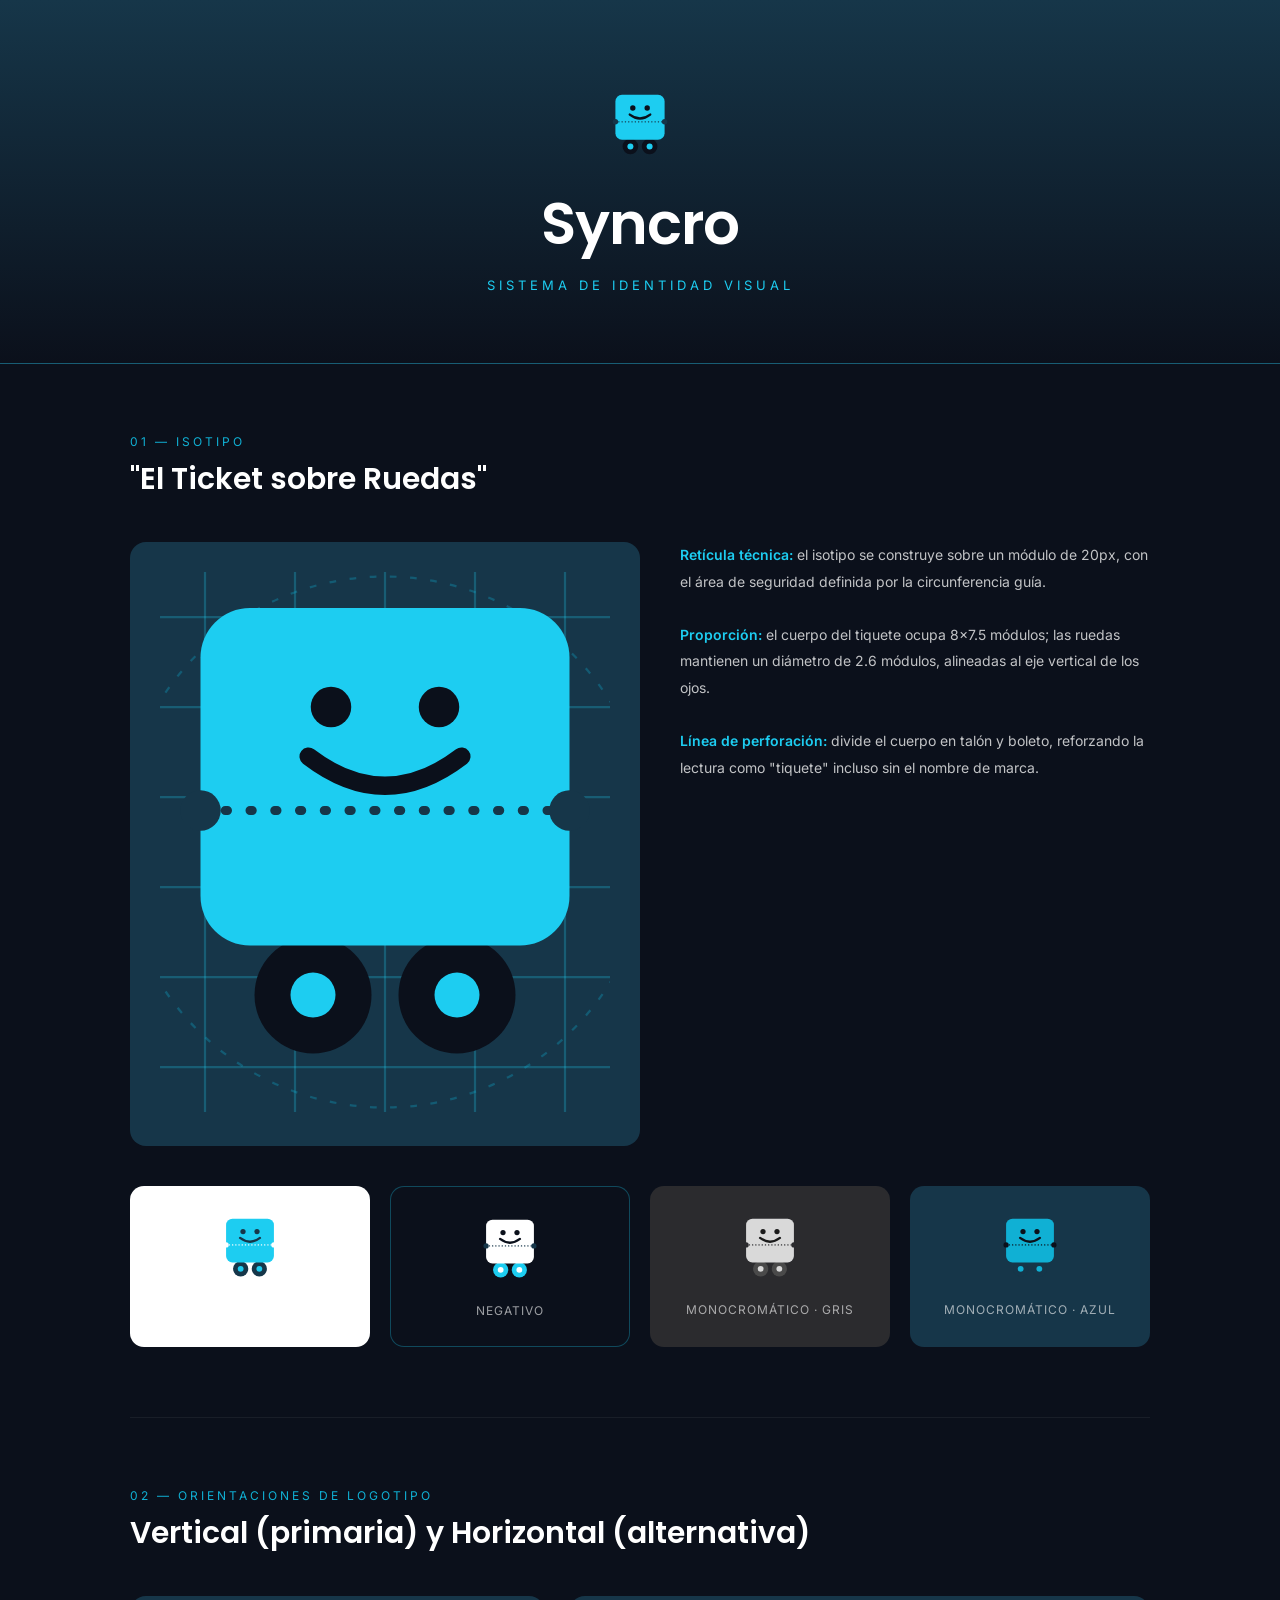
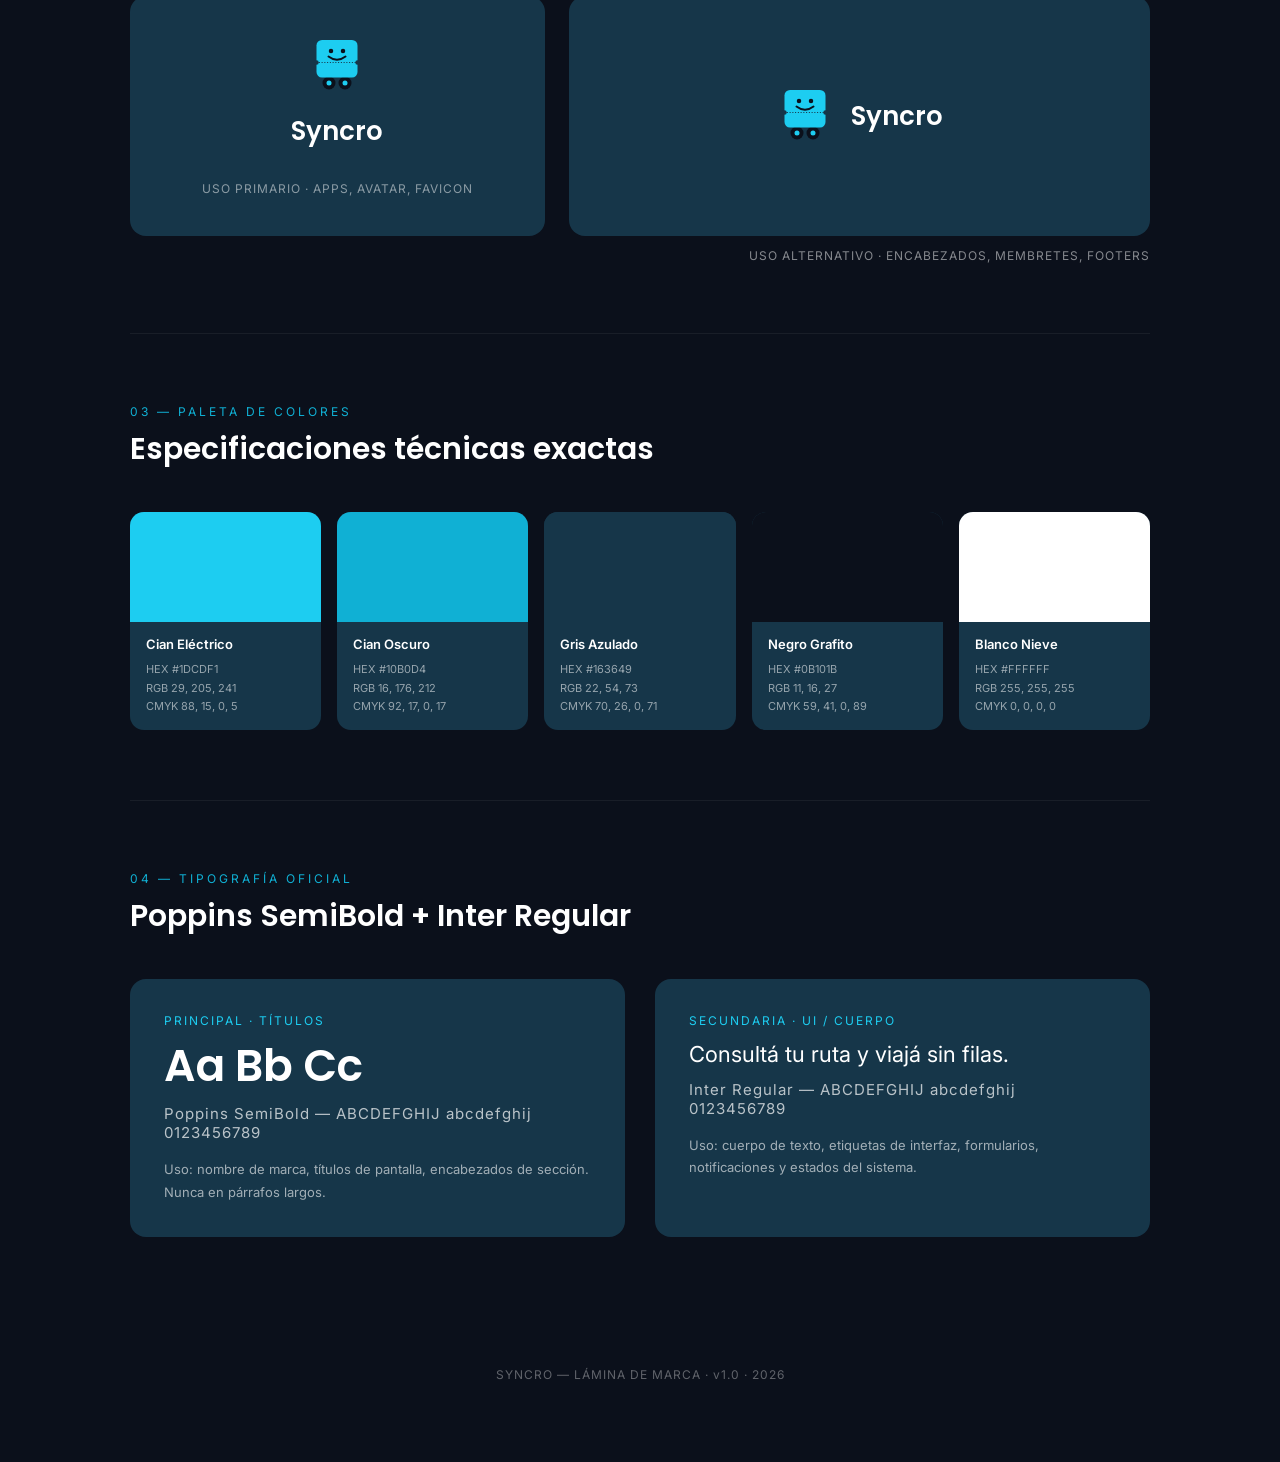
<file: documentacion/marca/syncro_lamina_marca.html>
<!DOCTYPE html>
<html lang="es">
<head>
<meta charset="UTF-8">
<title>Syncro — Sistema de Identidad Visual</title>
<link rel="preconnect" href="https://fonts.googleapis.com">
<link href="https://fonts.googleapis.com/css2?family=Poppins:wght@400;600;700&family=Inter:wght@400;500;600&display=swap" rel="stylesheet">
<style>
  :root{
    --cian:#1DCDF1;
    --cian-oscuro:#10B0D4;
    --fondo:#163649;
    --grafito:#0B101B;
    --blanco:#FFFFFF;
  }
  *{box-sizing:border-box; margin:0; padding:0;}
  body{
    background: var(--grafito);
    color: var(--blanco);
    font-family:'Inter', sans-serif;
    padding: 0 0 80px 0;
  }
  .sheet{
    max-width: 1100px;
    margin: 0 auto;
    padding: 0 40px;
  }
  header.hero{
    background: linear-gradient(180deg, var(--fondo) 0%, var(--grafito) 100%);
    padding: 90px 40px 70px 40px;
    text-align:center;
    border-bottom: 1px solid rgba(29,205,241,0.25);
  }
  header.hero .lockup{ display:flex; align-items:center; justify-content:center; gap:24px; margin-bottom: 18px;}
  header.hero .lockup svg{ width:72px; height:72px; }
  header.hero h1{
    font-family:'Poppins', sans-serif;
    font-weight:600;
    font-size: 58px;
    letter-spacing: -1px;
    color: var(--blanco);
  }
  header.hero p.tag{
    font-family:'Inter', sans-serif;
    font-weight:400;
    color: var(--cian);
    letter-spacing: 4px;
    text-transform: uppercase;
    font-size: 13px;
    margin-top: 10px;
  }
  section{ padding: 70px 0; border-bottom: 1px solid rgba(255,255,255,0.06); }
  section:last-of-type{ border-bottom:none; }
  .eyebrow{
    font-family:'Inter', sans-serif;
    font-size: 12px;
    letter-spacing: 3px;
    text-transform: uppercase;
    color: var(--cian-oscuro);
    margin-bottom: 8px;
  }
  h2.title{
    font-family:'Poppins', sans-serif;
    font-weight:600;
    font-size: 30px;
    color: var(--blanco);
    margin-bottom: 40px;
  }

  /* --- Isotipo grid --- */
  .iso-grid-wrap{
    display:flex; gap:40px; align-items:flex-start; flex-wrap:wrap;
  }
  .iso-construction{
    background: var(--fondo);
    border-radius: 16px;
    padding: 30px;
    flex: 1 1 320px;
    min-width: 300px;
  }
  .iso-construction svg{ width:100%; height:auto; }
  .iso-notes{ flex: 1 1 280px; font-size: 14px; line-height:1.9; color: rgba(255,255,255,0.75);}
  .iso-notes b{ color: var(--cian); font-weight:600;}

  .versions-grid{
    display:grid;
    grid-template-columns: repeat(4, 1fr);
    gap: 20px;
    margin-top: 40px;
  }
  .version-card{
    border-radius: 14px;
    padding: 28px 16px;
    text-align:center;
  }
  .version-card svg{ width:70px; height:70px; margin-bottom: 14px;}
  .version-card span{
    display:block;
    font-family:'Inter'; font-size:12px; letter-spacing:1px;
    text-transform:uppercase; color: rgba(255,255,255,0.6);
  }
  .v-positivo{ background: var(--blanco); }
  .v-negativo{ background: var(--grafito); border:1px solid rgba(29,205,241,0.3);}
  .v-mono-gris{ background: #2b2b2e; }
  .v-mono-azul{ background: var(--fondo); }

  /* --- Logo orientations --- */
  .orient-grid{ display:grid; grid-template-columns: 1fr 1.4fr; gap: 24px; }
  .orient-card{
    background: var(--fondo);
    border-radius: 16px;
    padding: 40px 20px;
    display:flex; flex-direction:column; align-items:center; justify-content:center; gap:16px;
    min-height: 220px;
  }
  .orient-card svg.icon-v{ width:60px; height:60px; }
  .orient-card .word{ font-family:'Poppins'; font-weight:600; font-size:26px; }
  .orient-card.horizontal{ flex-direction:row; }
  .orient-label{
    margin-top: 14px; text-align:center; font-size:12px; letter-spacing:1px; text-transform:uppercase; color: rgba(255,255,255,0.5);
  }

  /* --- Colors --- */
  .color-grid{ display:grid; grid-template-columns: repeat(5, 1fr); gap: 16px; }
  .swatch{ border-radius: 14px; overflow:hidden; background: var(--fondo); }
  .swatch .fill{ height: 110px; }
  .swatch .info{ padding: 14px 16px; font-family:'Inter'; }
  .swatch .info .name{ font-weight:600; font-size:13px; margin-bottom:8px; }
  .swatch .info .code{ font-size:11px; color: rgba(255,255,255,0.55); line-height:1.7; }

  /* --- Typography --- */
  .type-grid{ display:grid; grid-template-columns: 1fr 1fr; gap: 30px; }
  .type-card{ background: var(--fondo); border-radius: 16px; padding: 34px; }
  .type-card .sample{ font-family:'Poppins'; font-weight:600; font-size: 44px; line-height:1.1; margin: 14px 0;}
  .type-card.inter .sample{ font-family:'Inter'; font-weight:400; font-size: 22px; }
  .type-card .label{ font-size:12px; letter-spacing:2px; text-transform:uppercase; color: var(--cian); }
  .type-card .usage{ font-size:13px; color: rgba(255,255,255,0.6); margin-top: 16px; line-height:1.7;}
  .abc{ font-size:15px; color: rgba(255,255,255,0.7); letter-spacing:1px; margin-top:6px;}

  footer{ text-align:center; padding-top: 60px; font-size:12px; color: rgba(255,255,255,0.35); letter-spacing:1px;}

  @media (max-width: 800px){
    .versions-grid{ grid-template-columns: repeat(2,1fr);}
    .orient-grid{ grid-template-columns: 1fr;}
    .color-grid{ grid-template-columns: repeat(2,1fr);}
    .type-grid{ grid-template-columns: 1fr;}
    header.hero h1{ font-size:38px;}
  }
</style>
</head>
<body>

<!-- Reusable isotipo defined once, referenced by <use> for all instances -->
<svg width="0" height="0" style="position:absolute">
  <defs>
    <symbol id="isotipo" viewBox="0 0 200 240">
      <!-- wheels -->
      <circle cx="68" cy="188" r="26" fill="var(--wheel-color, #0B101B)"/>
      <circle cx="132" cy="188" r="26" fill="var(--wheel-color, #0B101B)"/>
      <circle cx="68" cy="188" r="10" fill="var(--body-color, #1DCDF1)"/>
      <circle cx="132" cy="188" r="10" fill="var(--body-color, #1DCDF1)"/>
      <!-- ticket body -->
      <rect x="18" y="16" width="164" height="150" rx="22" fill="var(--body-color, #1DCDF1)"/>
      <!-- tear line perforation -->
      <line x1="18" y1="106" x2="182" y2="106" stroke="var(--cut-color, #FFFFFF)" stroke-width="4" stroke-dasharray="1 10" stroke-linecap="round"/>
      <circle cx="18" cy="106" r="9" fill="var(--cut-color, #0B101B)"/>
      <circle cx="182" cy="106" r="9" fill="var(--cut-color, #0B101B)"/>
      <!-- face -->
      <circle cx="76" cy="60" r="9" fill="var(--face-color, #0B101B)"/>
      <circle cx="124" cy="60" r="9" fill="var(--face-color, #0B101B)"/>
      <path d="M 66 82 Q 100 108 134 82" stroke="var(--face-color, #0B101B)" stroke-width="8" fill="none" stroke-linecap="round"/>
    </symbol>
  </defs>
</svg>

<header class="hero">
  <div class="lockup">
    <svg><use href="#isotipo" style="--body-color:#1DCDF1; --wheel-color:#0B101B; --face-color:#0B101B; --cut-color:#163649;"/></svg>
  </div>
  <h1>Syncro</h1>
  <p class="tag">Sistema de identidad visual</p>
</header>

<div class="sheet">

  <!-- 1. Isotipo -->
  <section>
    <div class="eyebrow">01 — Isotipo</div>
    <h2 class="title">"El Ticket sobre Ruedas"</h2>
    <div class="iso-grid-wrap">
      <div class="iso-construction">
        <svg viewBox="0 0 200 240" xmlns="http://www.w3.org/2000/svg">
          <!-- construction grid -->
          <g stroke="#1DCDF1" stroke-opacity="0.25" stroke-width="1">
            <line x1="0" y1="20" x2="200" y2="20"/>
            <line x1="0" y1="60" x2="200" y2="60"/>
            <line x1="0" y1="100" x2="200" y2="100"/>
            <line x1="0" y1="140" x2="200" y2="140"/>
            <line x1="0" y1="180" x2="200" y2="180"/>
            <line x1="0" y1="220" x2="200" y2="220"/>
            <line x1="20" y1="0" x2="20" y2="240"/>
            <line x1="60" y1="0" x2="60" y2="240"/>
            <line x1="100" y1="0" x2="100" y2="240"/>
            <line x1="140" y1="0" x2="140" y2="240"/>
            <line x1="180" y1="0" x2="180" y2="240"/>
          </g>
          <circle cx="100" cy="120" r="118" fill="none" stroke="#10B0D4" stroke-opacity="0.3" stroke-dasharray="3 6"/>
          <use href="#isotipo" style="--body-color:#1DCDF1; --wheel-color:#0B101B; --face-color:#0B101B; --cut-color:#163649;"/>
        </svg>
      </div>
      <div class="iso-notes">
        <p><b>Retícula técnica:</b> el isotipo se construye sobre un módulo de 20px, con el área de seguridad definida por la circunferencia guía.</p><br>
        <p><b>Proporción:</b> el cuerpo del tiquete ocupa 8×7.5 módulos; las ruedas mantienen un diámetro de 2.6 módulos, alineadas al eje vertical de los ojos.</p><br>
        <p><b>Línea de perforación:</b> divide el cuerpo en talón y boleto, reforzando la lectura como "tiquete" incluso sin el nombre de marca.</p>
      </div>
    </div>

    <div class="versions-grid">
      <div class="version-card v-positivo">
        <svg><use href="#isotipo" style="--body-color:#1DCDF1; --wheel-color:#163649; --face-color:#163649; --cut-color:#FFFFFF;"/></svg>
        <span>Positivo</span>
      </div>
      <div class="version-card v-negativo">
        <svg><use href="#isotipo" style="--body-color:#FFFFFF; --wheel-color:#1DCDF1; --face-color:#0B101B; --cut-color:#163649;"/></svg>
        <span>Negativo</span>
      </div>
      <div class="version-card v-mono-gris">
        <svg><use href="#isotipo" style="--body-color:#D9D9D9; --wheel-color:#4A4A4A; --face-color:#1A1A1A; --cut-color:#2b2b2e;"/></svg>
        <span>Monocromático · Gris</span>
      </div>
      <div class="version-card v-mono-azul">
        <svg><use href="#isotipo" style="--body-color:#10B0D4; --wheel-color:#163649; --face-color:#0B101B; --cut-color:#0B101B;"/></svg>
        <span>Monocromático · Azul</span>
      </div>
    </div>
  </section>

  <!-- 2. Orientaciones -->
  <section>
    <div class="eyebrow">02 — Orientaciones de Logotipo</div>
    <h2 class="title">Vertical (primaria) y Horizontal (alternativa)</h2>
    <div class="orient-grid">
      <div class="orient-card">
        <svg class="icon-v"><use href="#isotipo" style="--body-color:#1DCDF1; --wheel-color:#0B101B; --face-color:#0B101B; --cut-color:#163649;"/></svg>
        <div class="word">Syncro</div>
        <div class="orient-label">Uso primario · apps, avatar, favicon</div>
      </div>
      <div class="orient-card horizontal">
        <svg class="icon-v"><use href="#isotipo" style="--body-color:#1DCDF1; --wheel-color:#0B101B; --face-color:#0B101B; --cut-color:#163649;"/></svg>
        <div class="word">Syncro</div>
      </div>
    </div>
    <div class="orient-label" style="margin-top:12px; text-align:right;">Uso alternativo · encabezados, membretes, footers</div>
  </section>

  <!-- 3. Paleta -->
  <section>
    <div class="eyebrow">03 — Paleta de Colores</div>
    <h2 class="title">Especificaciones técnicas exactas</h2>
    <div class="color-grid">
      <div class="swatch">
        <div class="fill" style="background:#1DCDF1"></div>
        <div class="info">
          <div class="name">Cian Eléctrico</div>
          <div class="code">HEX #1DCDF1<br>RGB 29, 205, 241<br>CMYK 88, 15, 0, 5</div>
        </div>
      </div>
      <div class="swatch">
        <div class="fill" style="background:#10B0D4"></div>
        <div class="info">
          <div class="name">Cian Oscuro</div>
          <div class="code">HEX #10B0D4<br>RGB 16, 176, 212<br>CMYK 92, 17, 0, 17</div>
        </div>
      </div>
      <div class="swatch">
        <div class="fill" style="background:#163649"></div>
        <div class="info">
          <div class="name">Gris Azulado</div>
          <div class="code">HEX #163649<br>RGB 22, 54, 73<br>CMYK 70, 26, 0, 71</div>
        </div>
      </div>
      <div class="swatch">
        <div class="fill" style="background:#0B101B"></div>
        <div class="info">
          <div class="name">Negro Grafito</div>
          <div class="code">HEX #0B101B<br>RGB 11, 16, 27<br>CMYK 59, 41, 0, 89</div>
        </div>
      </div>
      <div class="swatch">
        <div class="fill" style="background:#FFFFFF"></div>
        <div class="info">
          <div class="name">Blanco Nieve</div>
          <div class="code">HEX #FFFFFF<br>RGB 255, 255, 255<br>CMYK 0, 0, 0, 0</div>
        </div>
      </div>
    </div>
  </section>

  <!-- 4. Tipografia -->
  <section>
    <div class="eyebrow">04 — Tipografía Oficial</div>
    <h2 class="title">Poppins SemiBold + Inter Regular</h2>
    <div class="type-grid">
      <div class="type-card">
        <div class="label">Principal · Títulos</div>
        <div class="sample">Aa Bb Cc</div>
        <div class="abc">Poppins SemiBold — ABCDEFGHIJ abcdefghij 0123456789</div>
        <div class="usage">Uso: nombre de marca, títulos de pantalla, encabezados de sección. Nunca en párrafos largos.</div>
      </div>
      <div class="type-card inter">
        <div class="label">Secundaria · UI / Cuerpo</div>
        <div class="sample">Consultá tu ruta y viajá sin filas.</div>
        <div class="abc">Inter Regular — ABCDEFGHIJ abcdefghij 0123456789</div>
        <div class="usage">Uso: cuerpo de texto, etiquetas de interfaz, formularios, notificaciones y estados del sistema.</div>
      </div>
    </div>
  </section>

  <footer>SYNCRO — LÁMINA DE MARCA · v1.0 · 2026</footer>
</div>

</body>
</html>
</file>
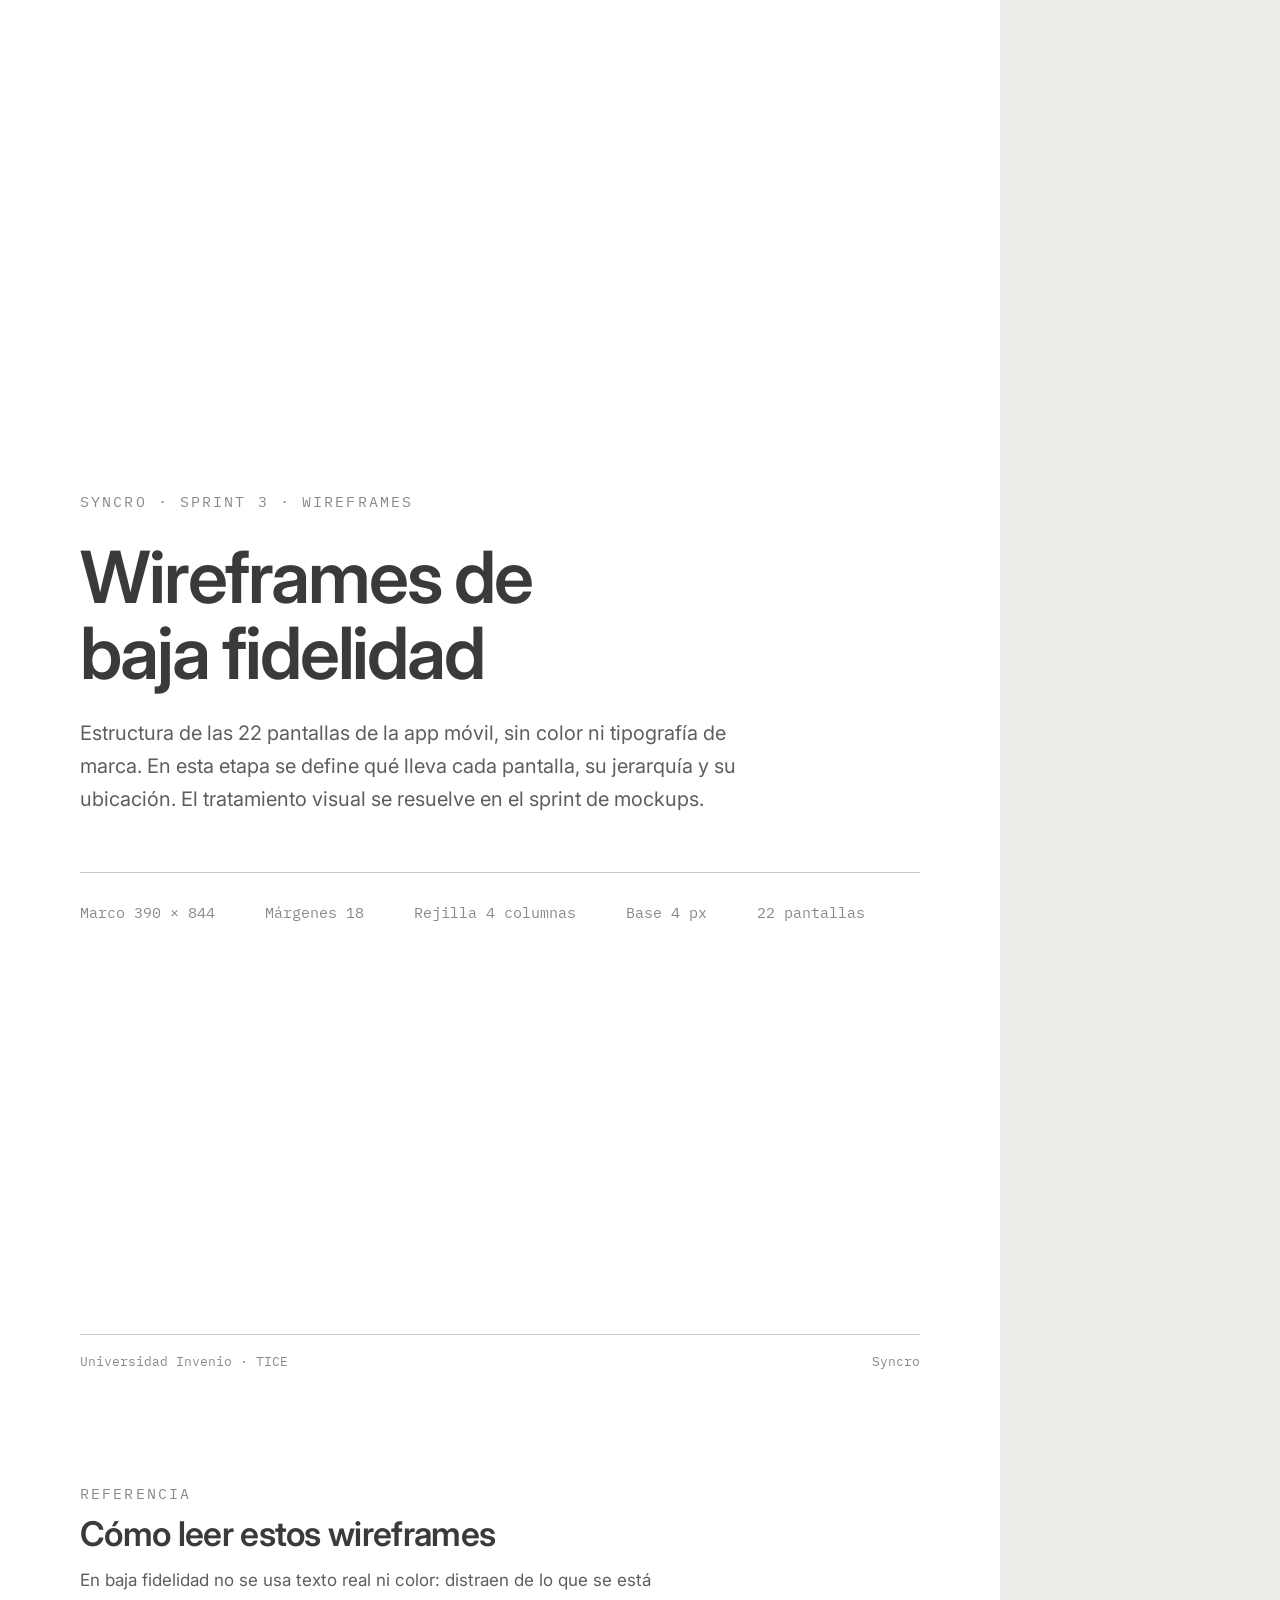
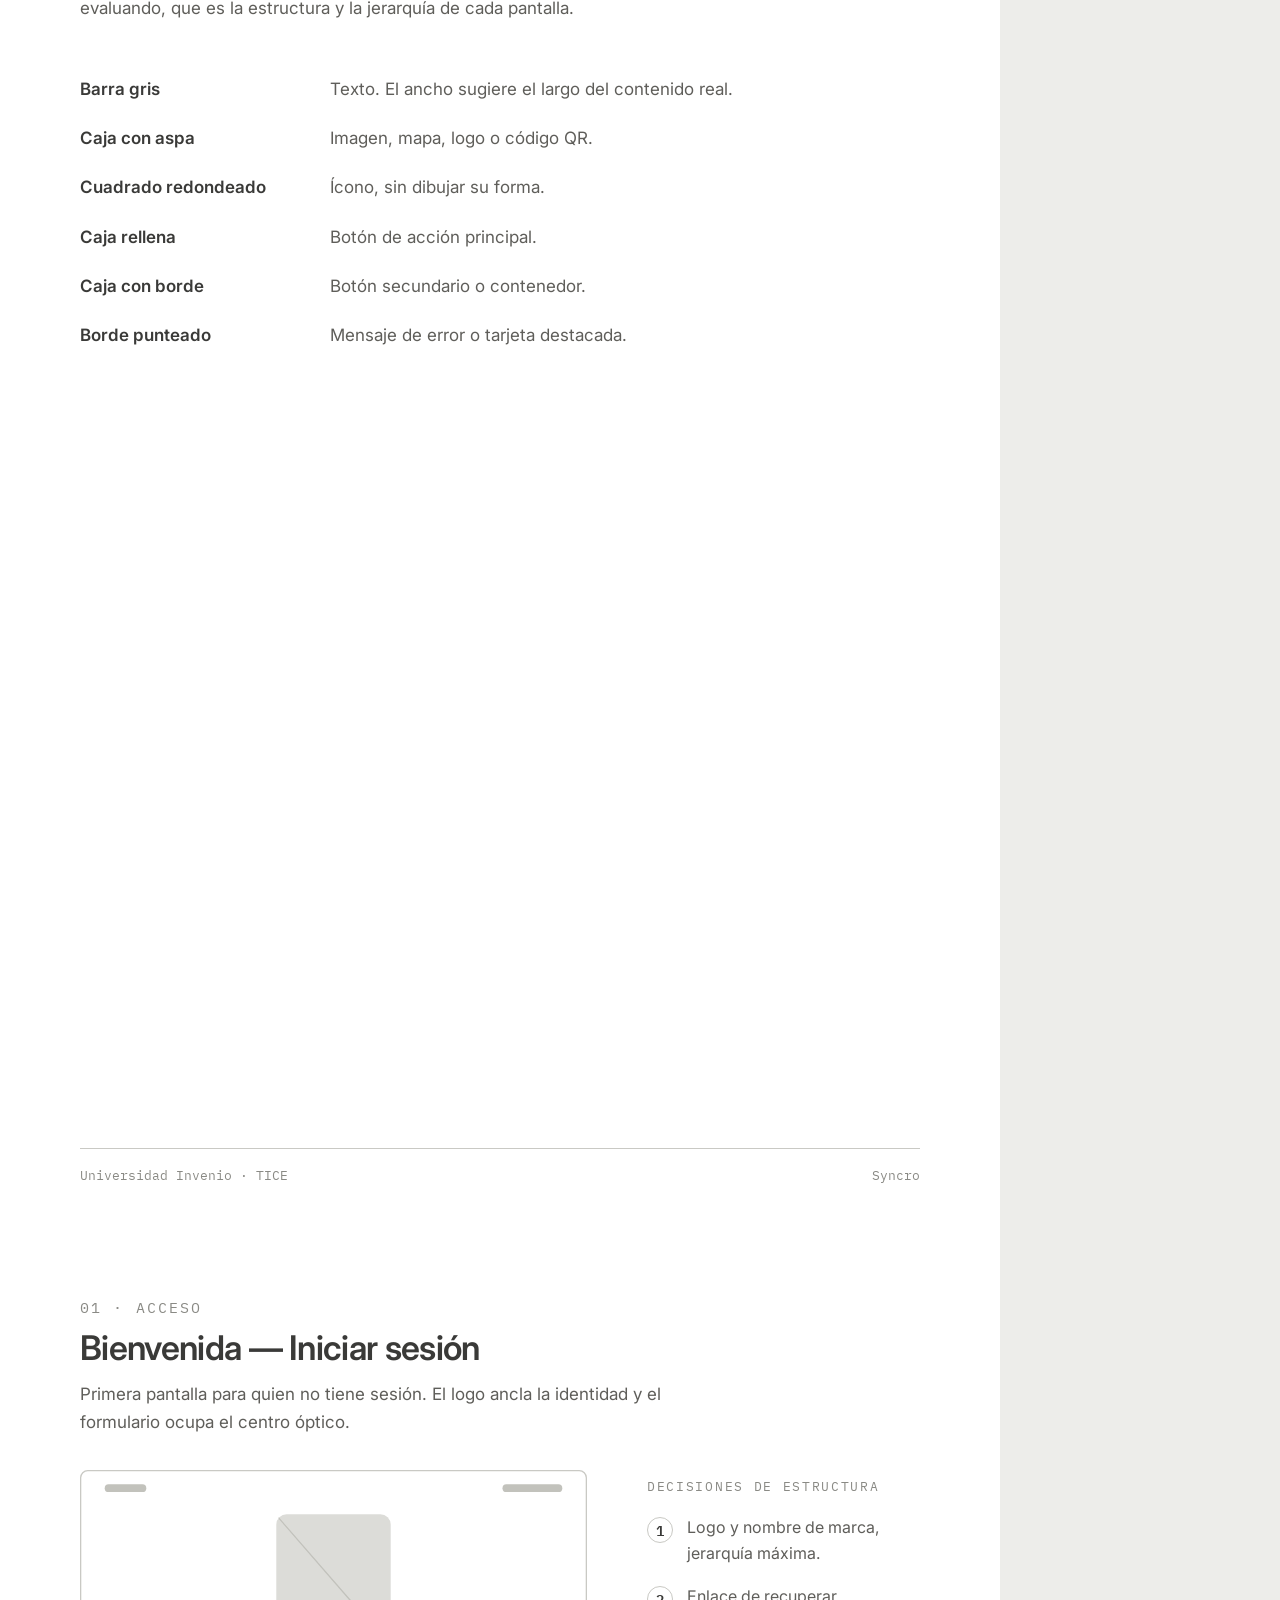
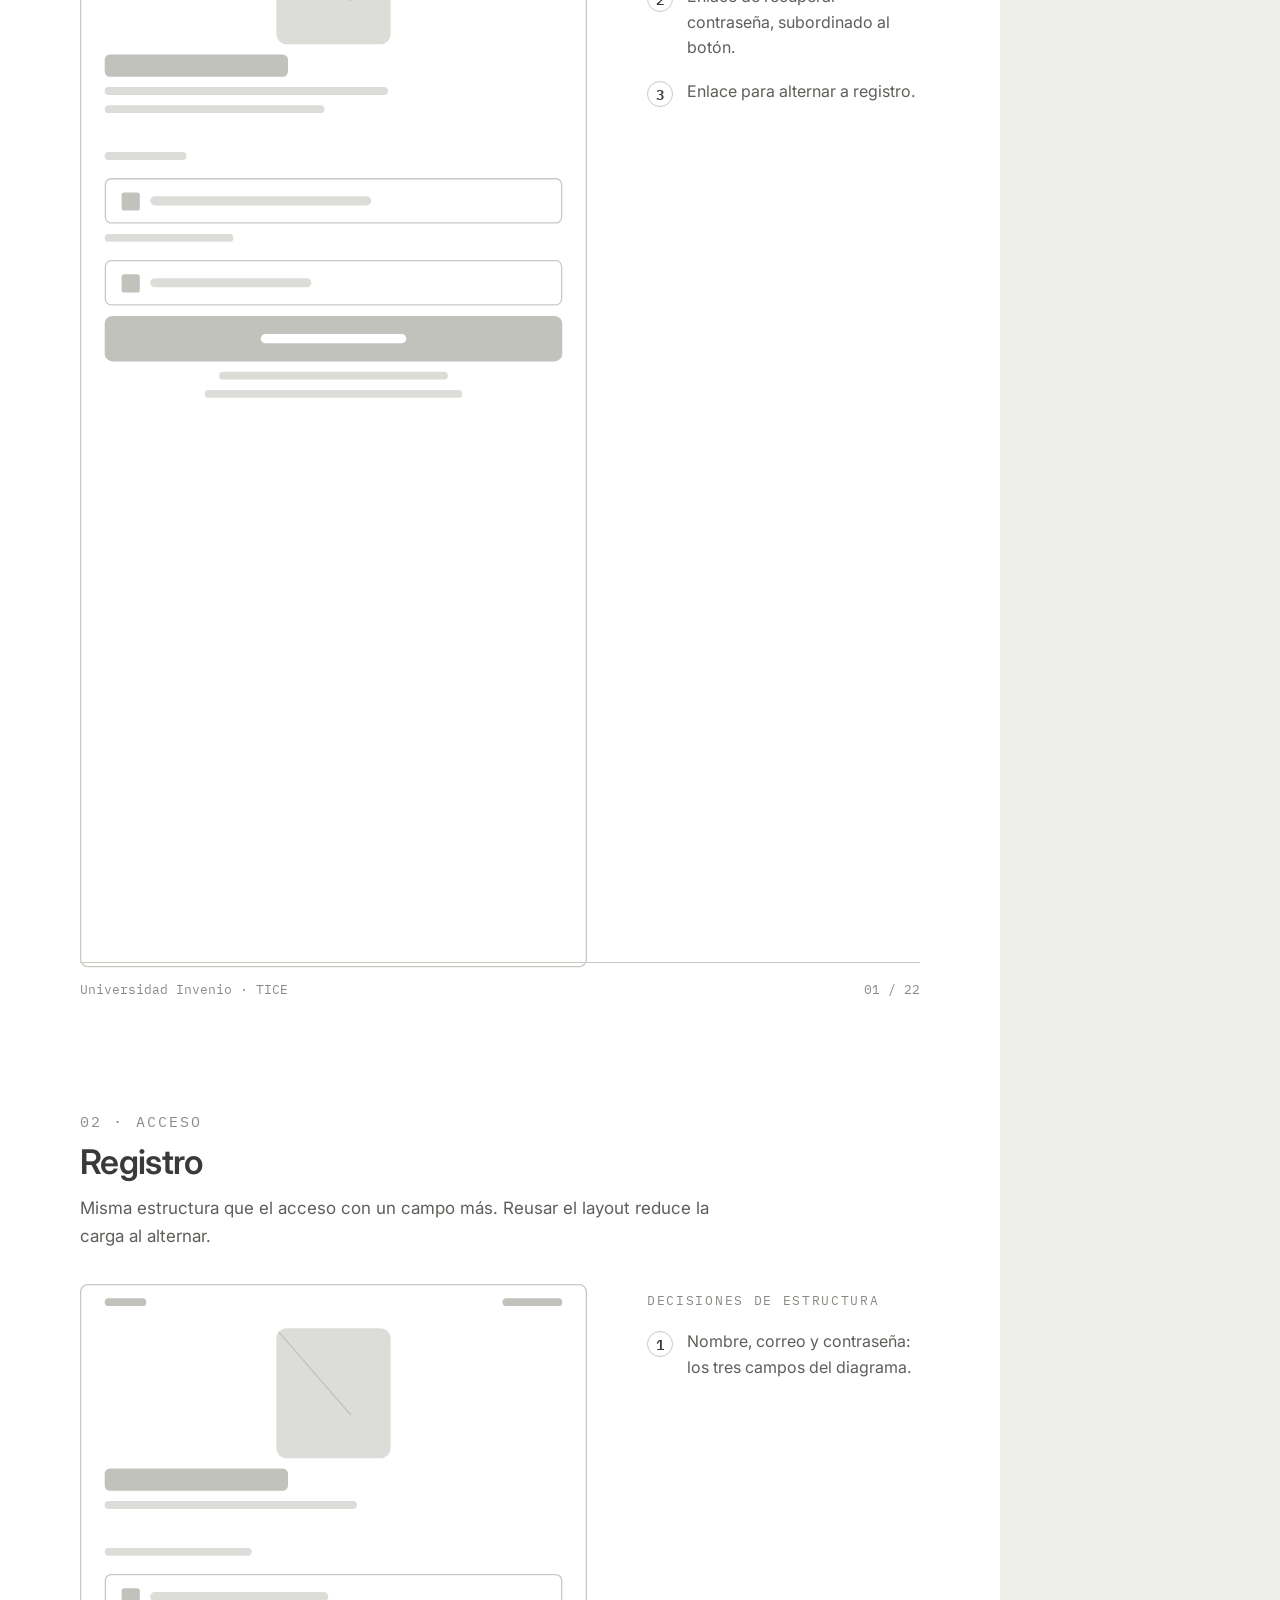
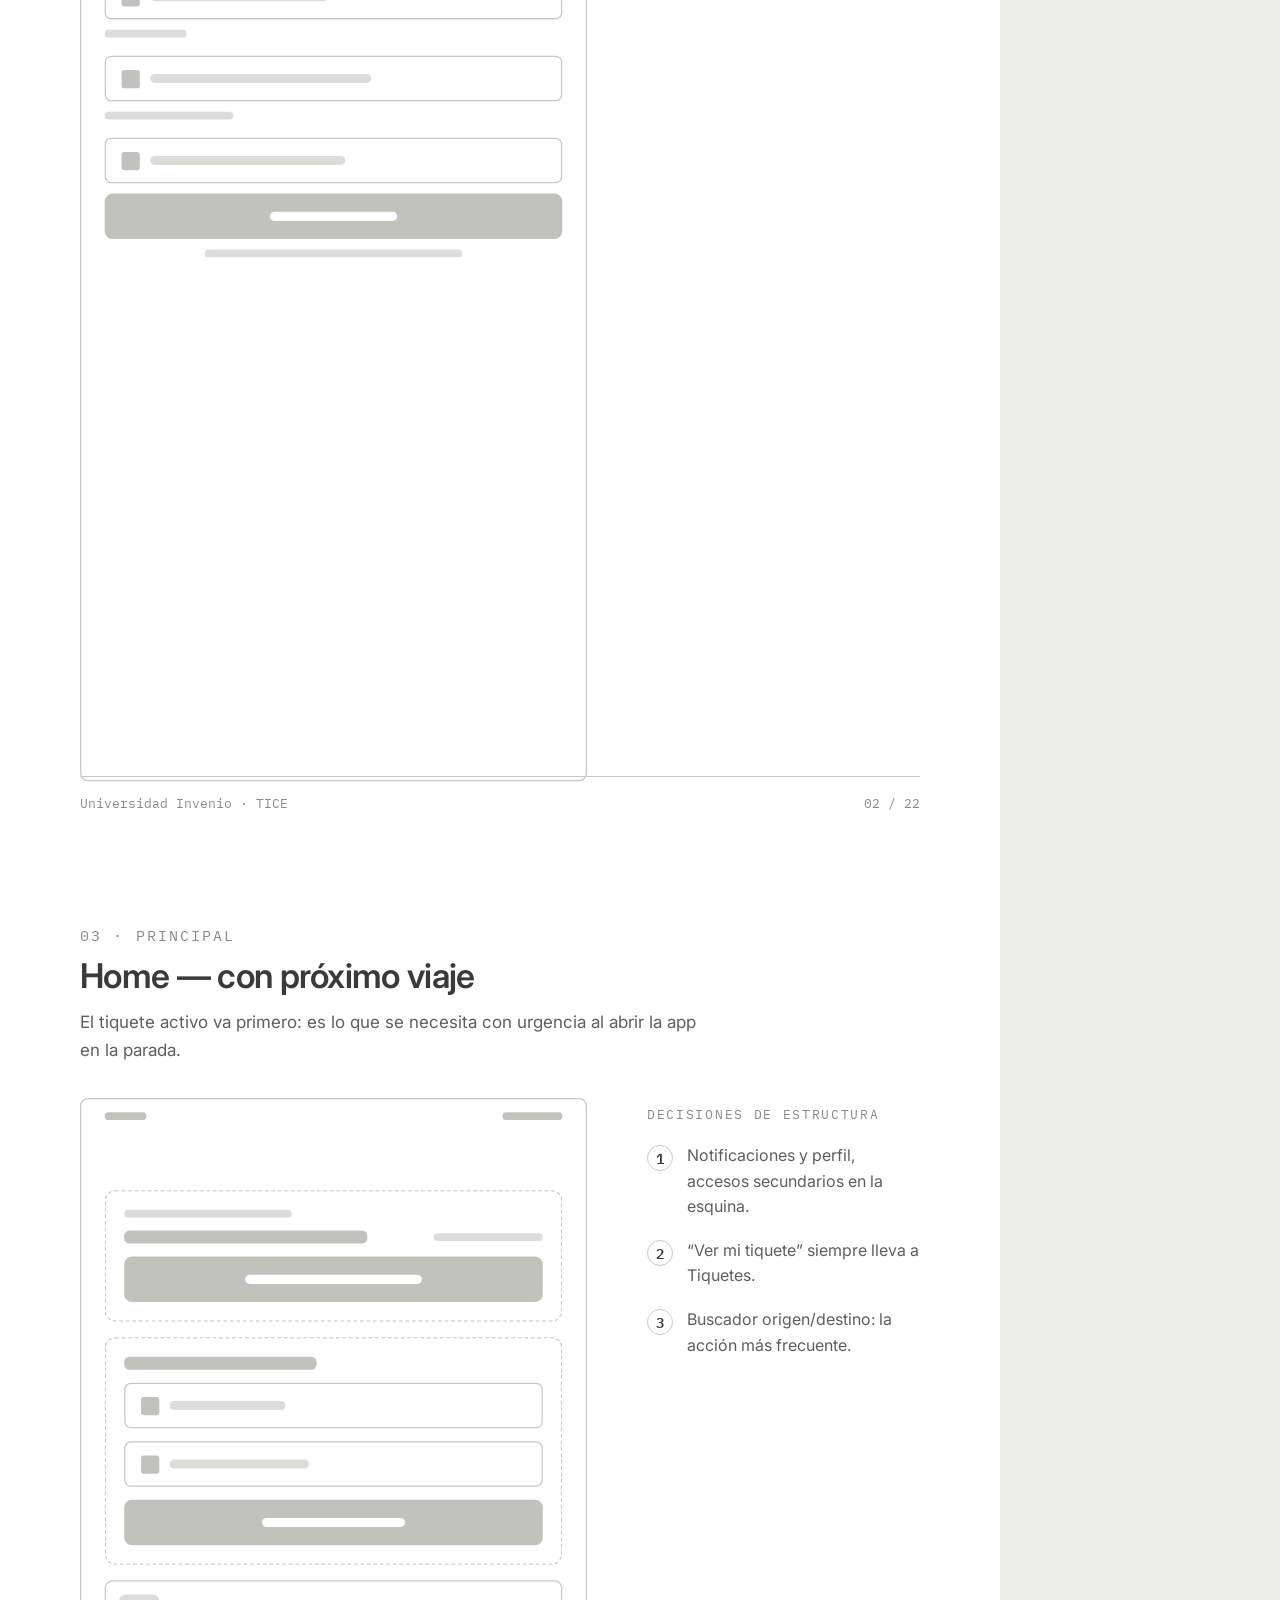
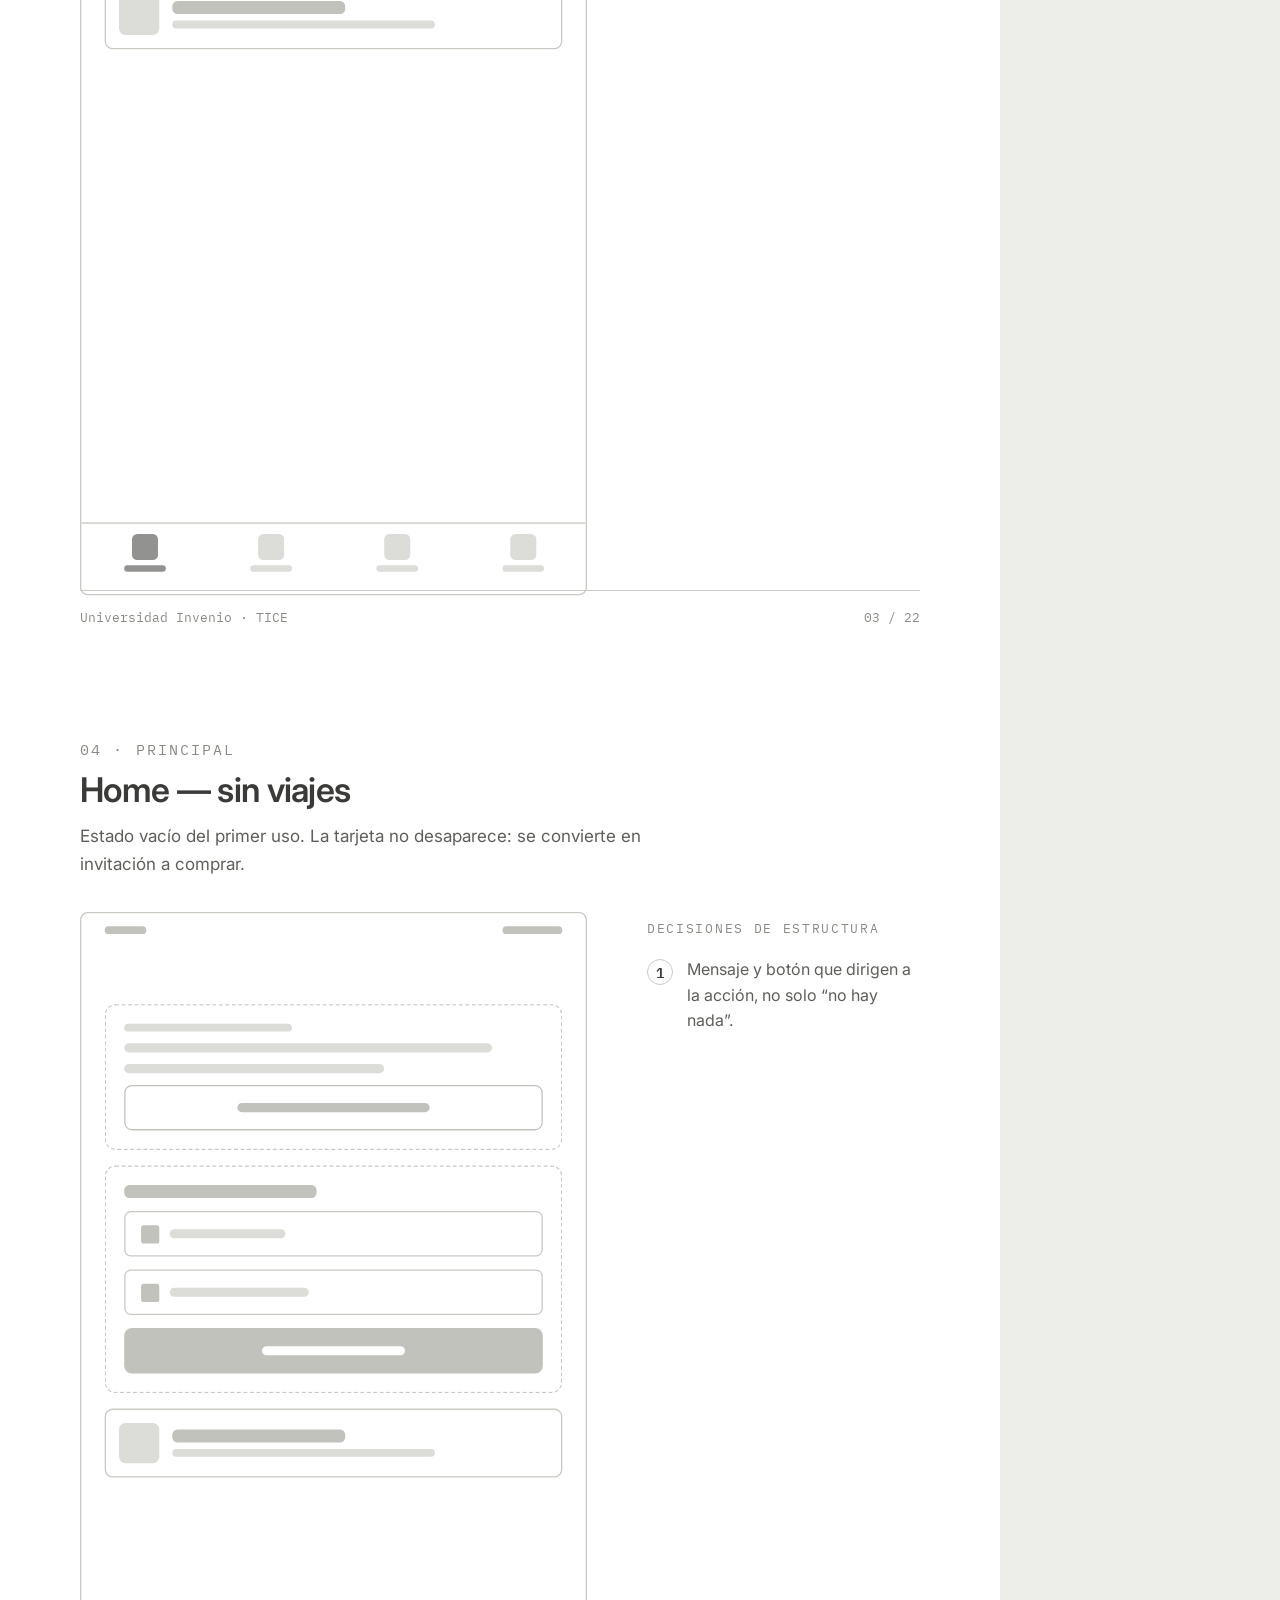
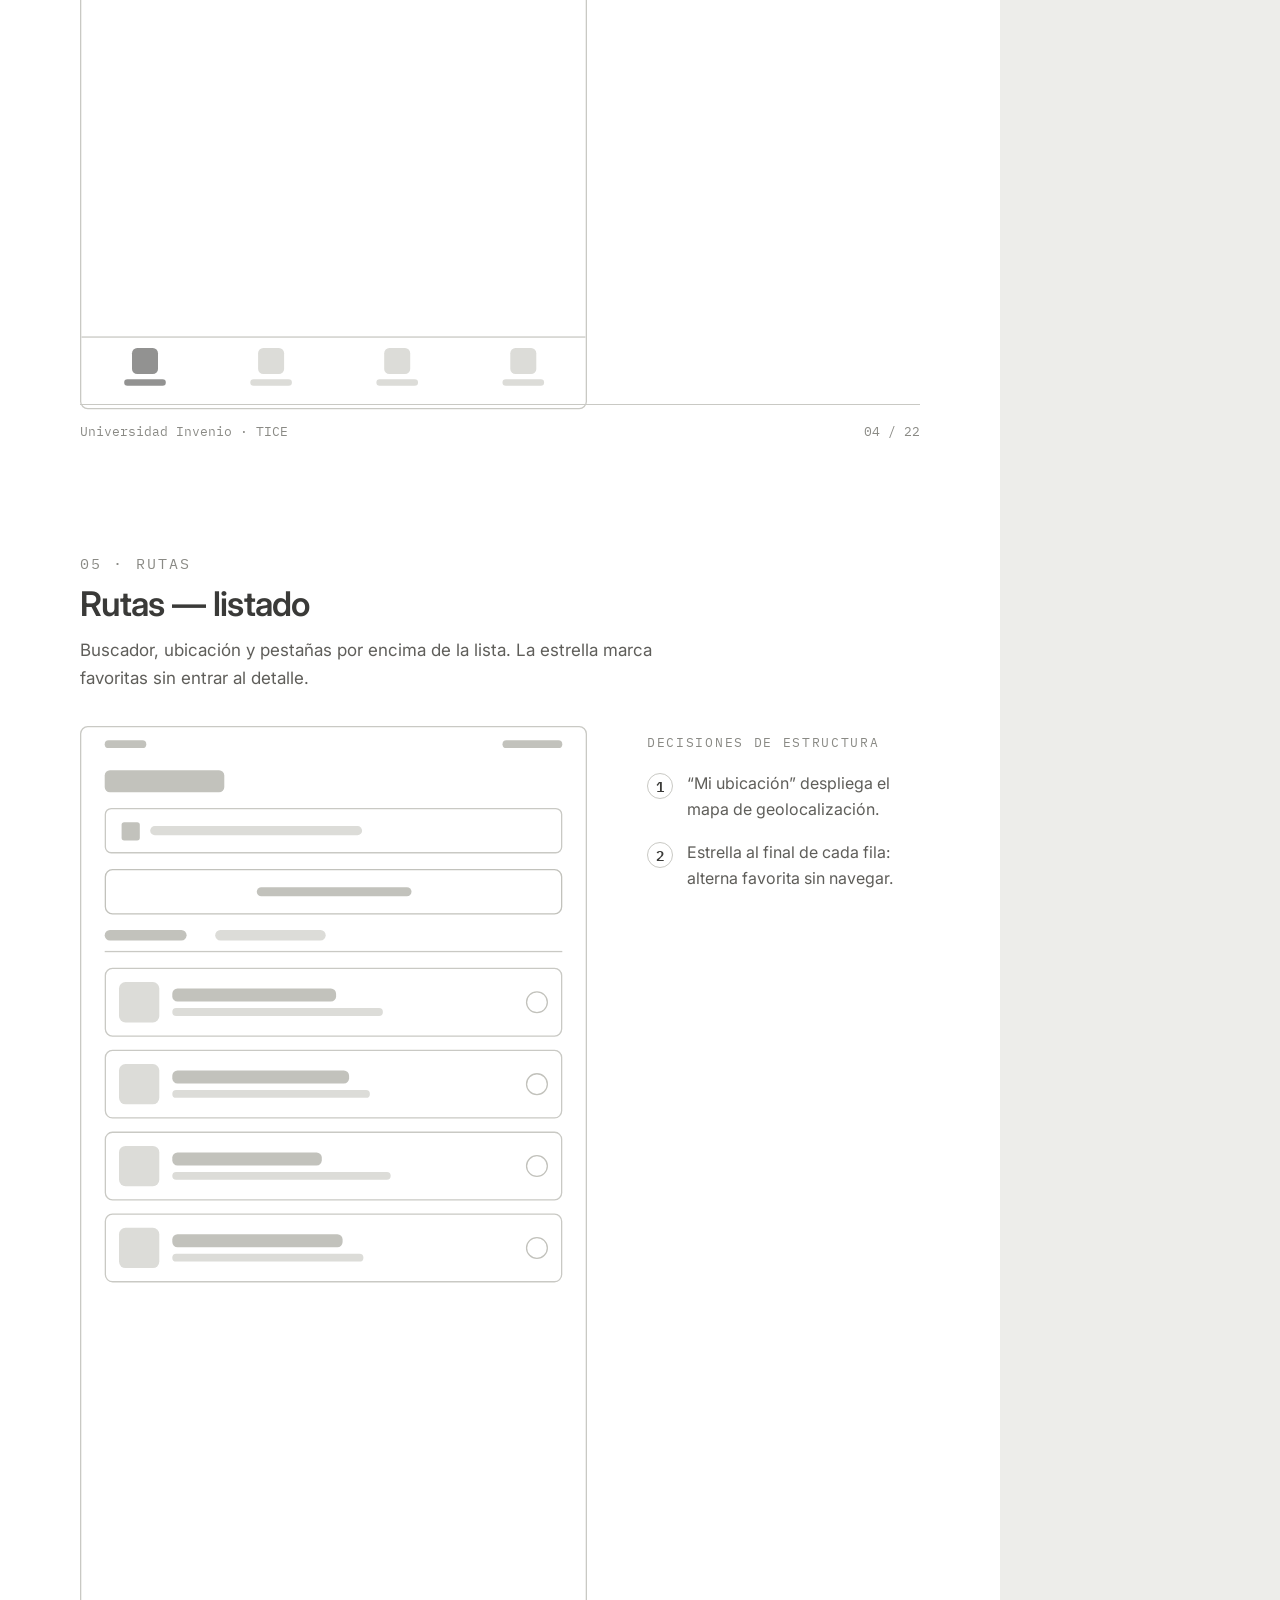
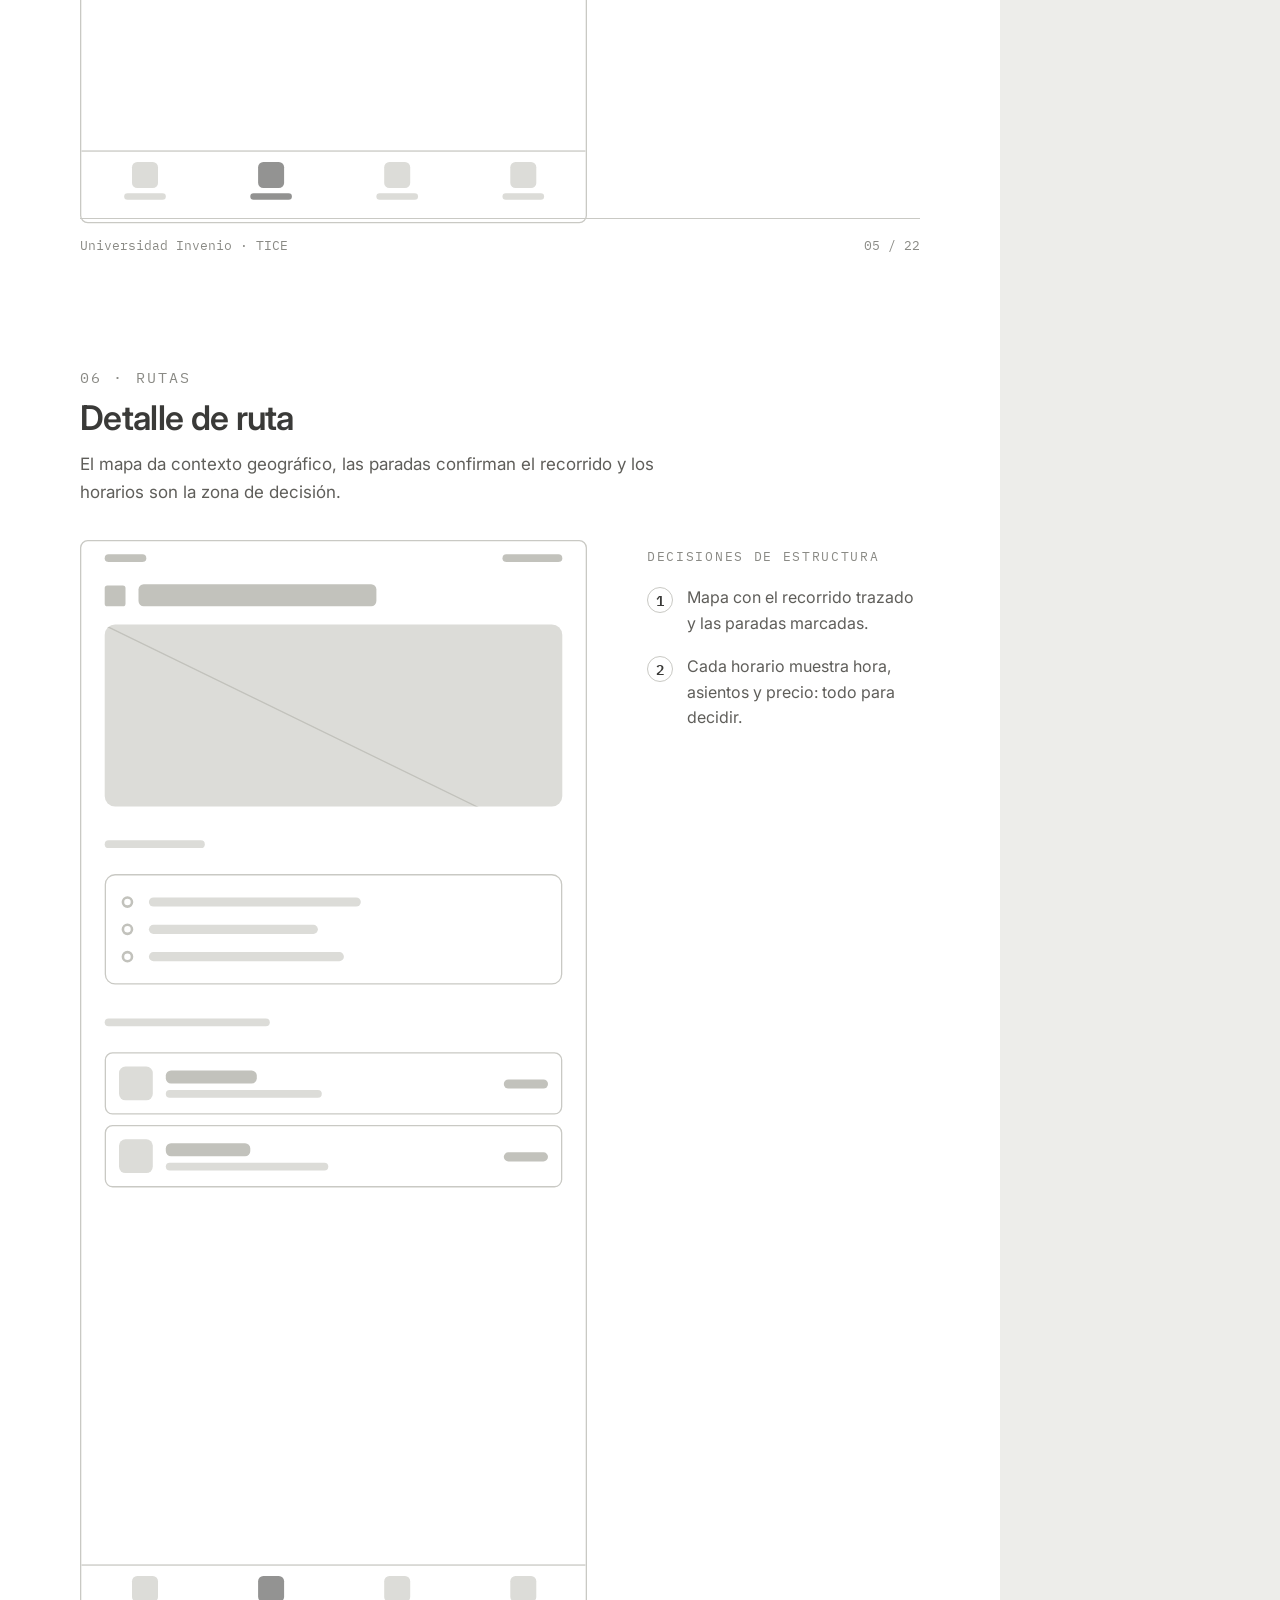
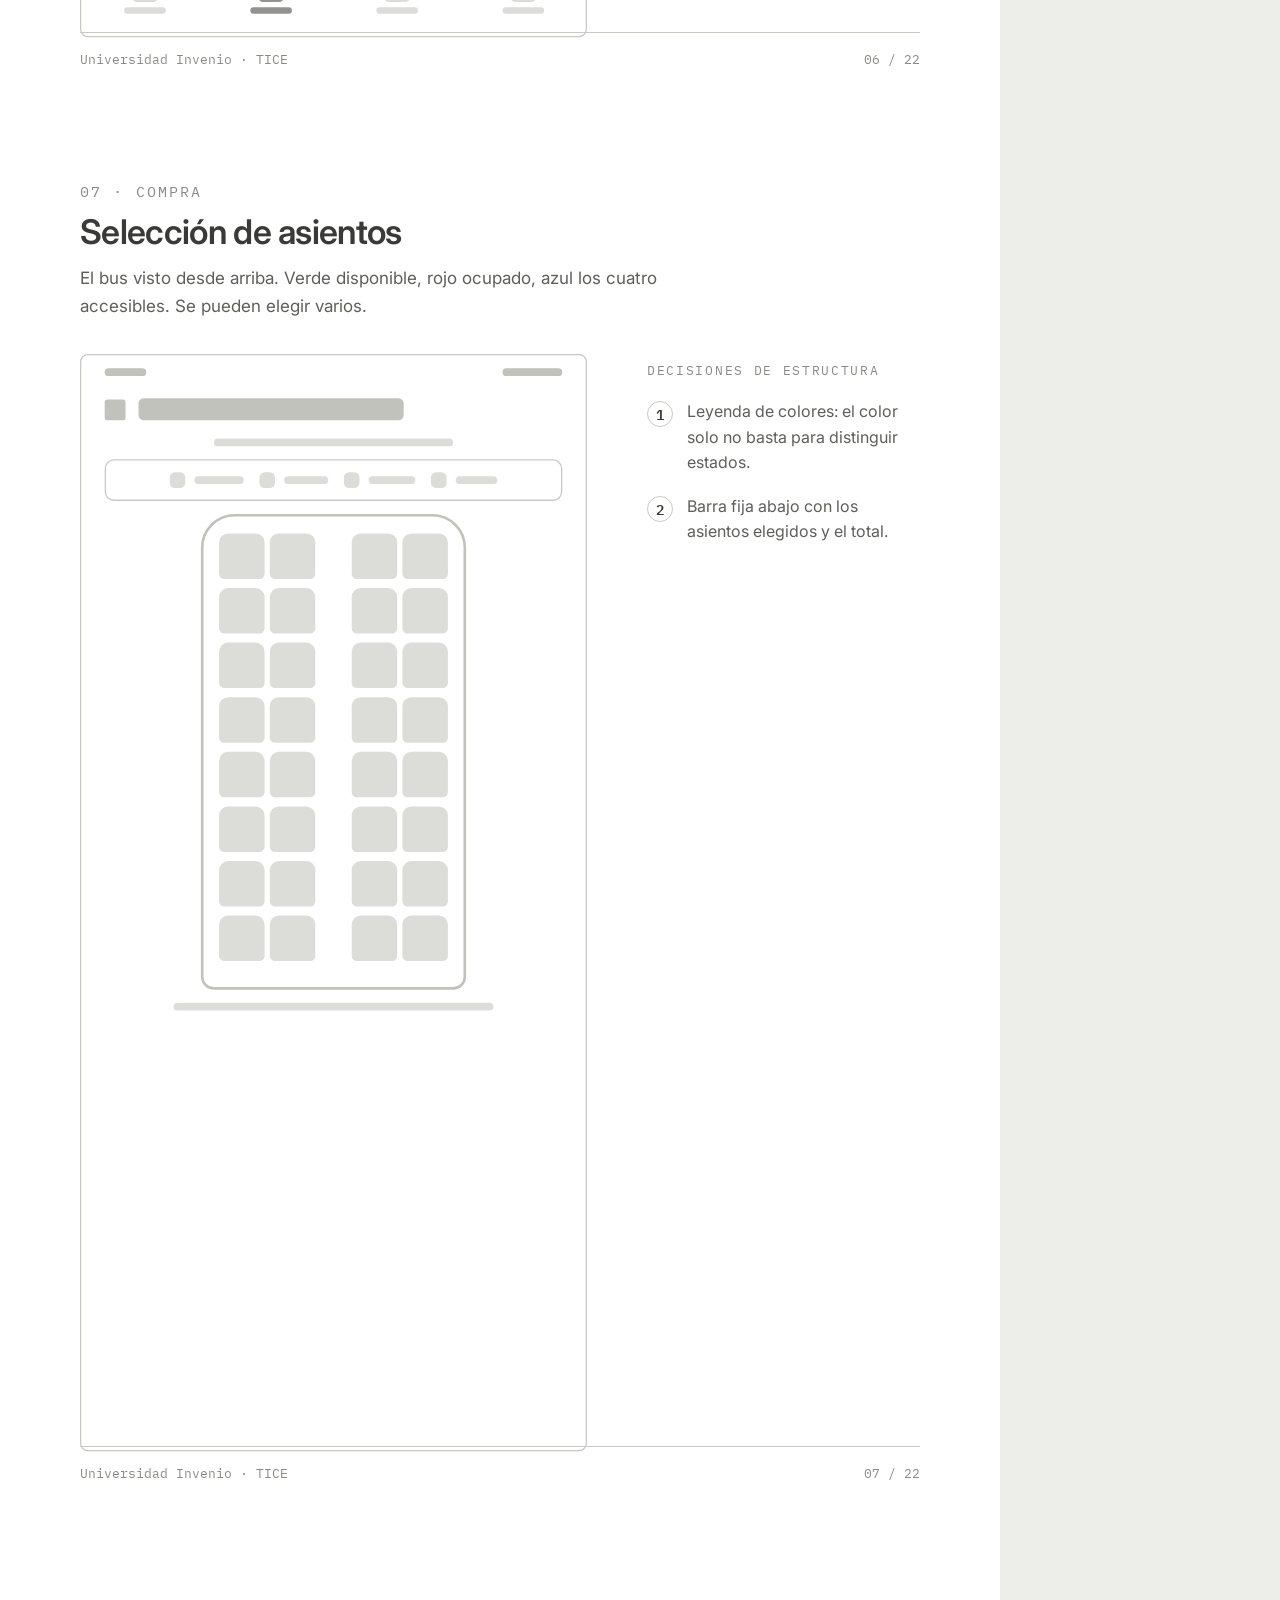
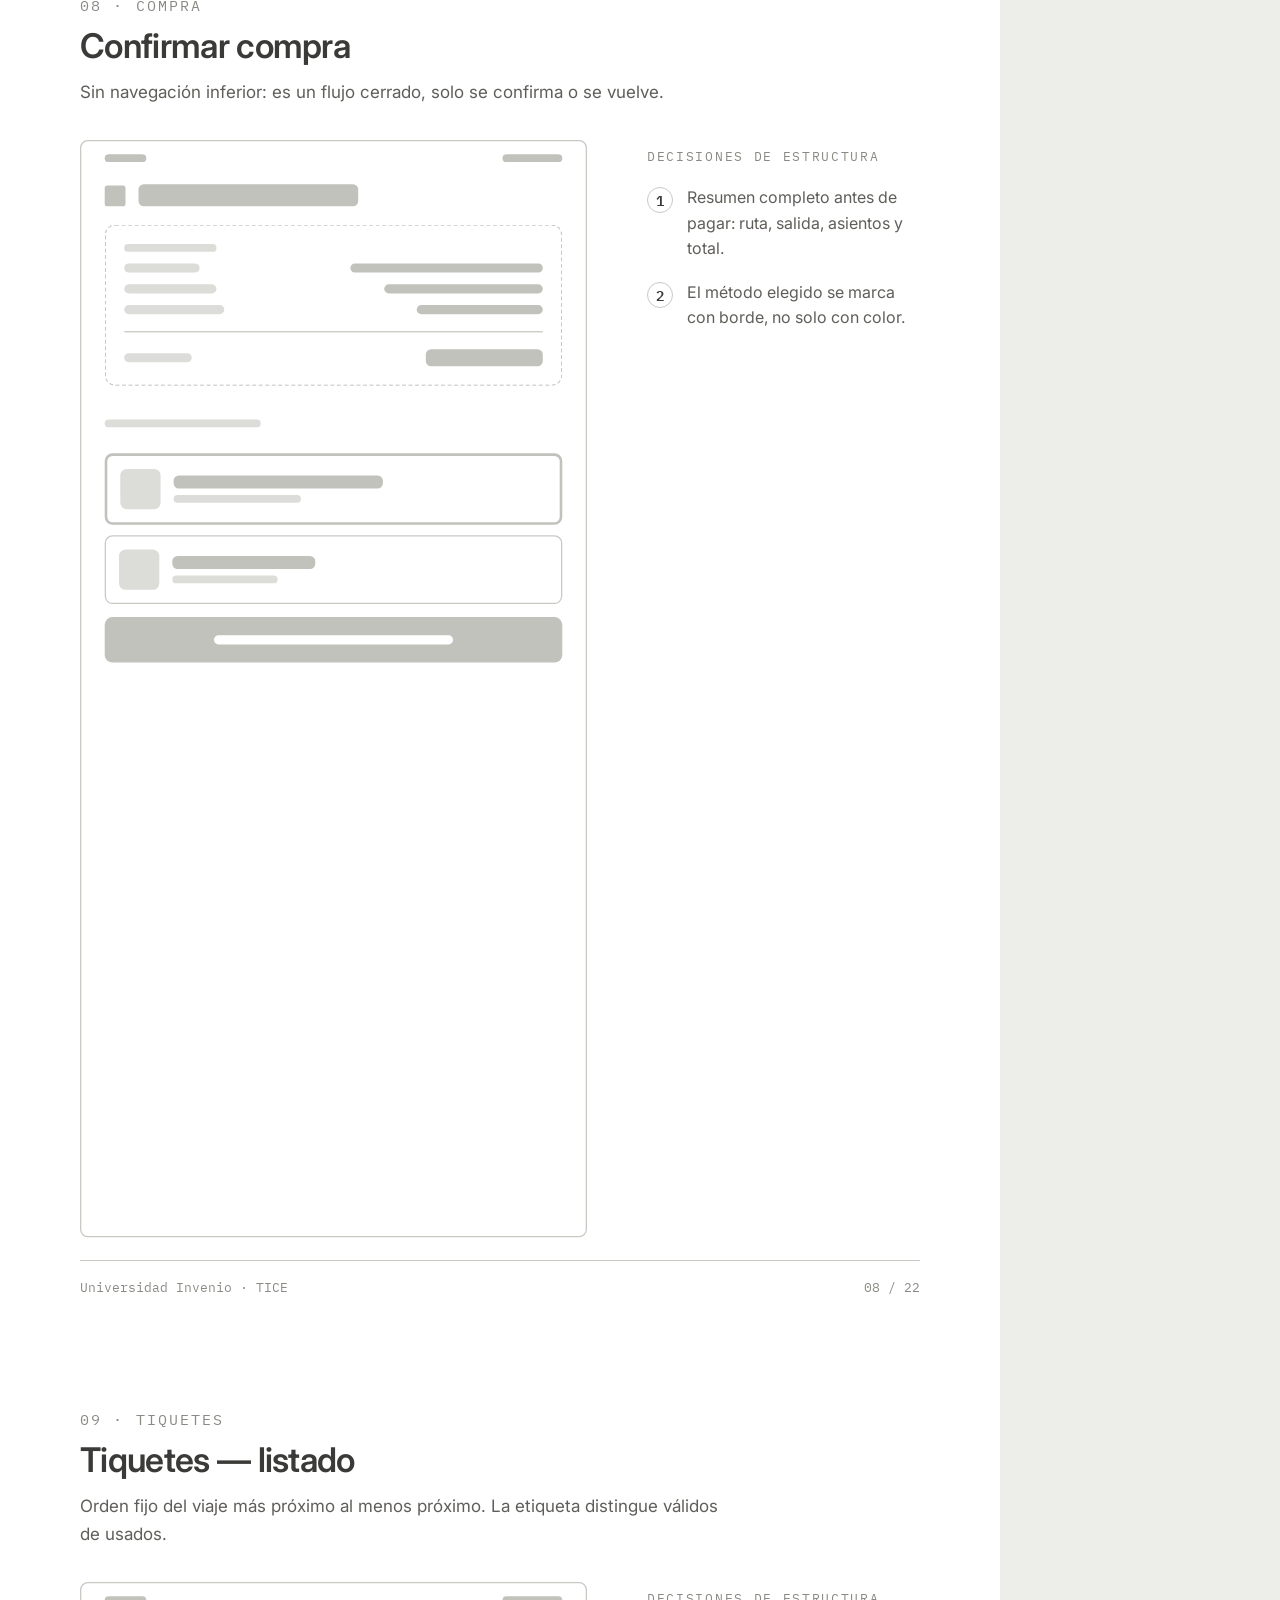
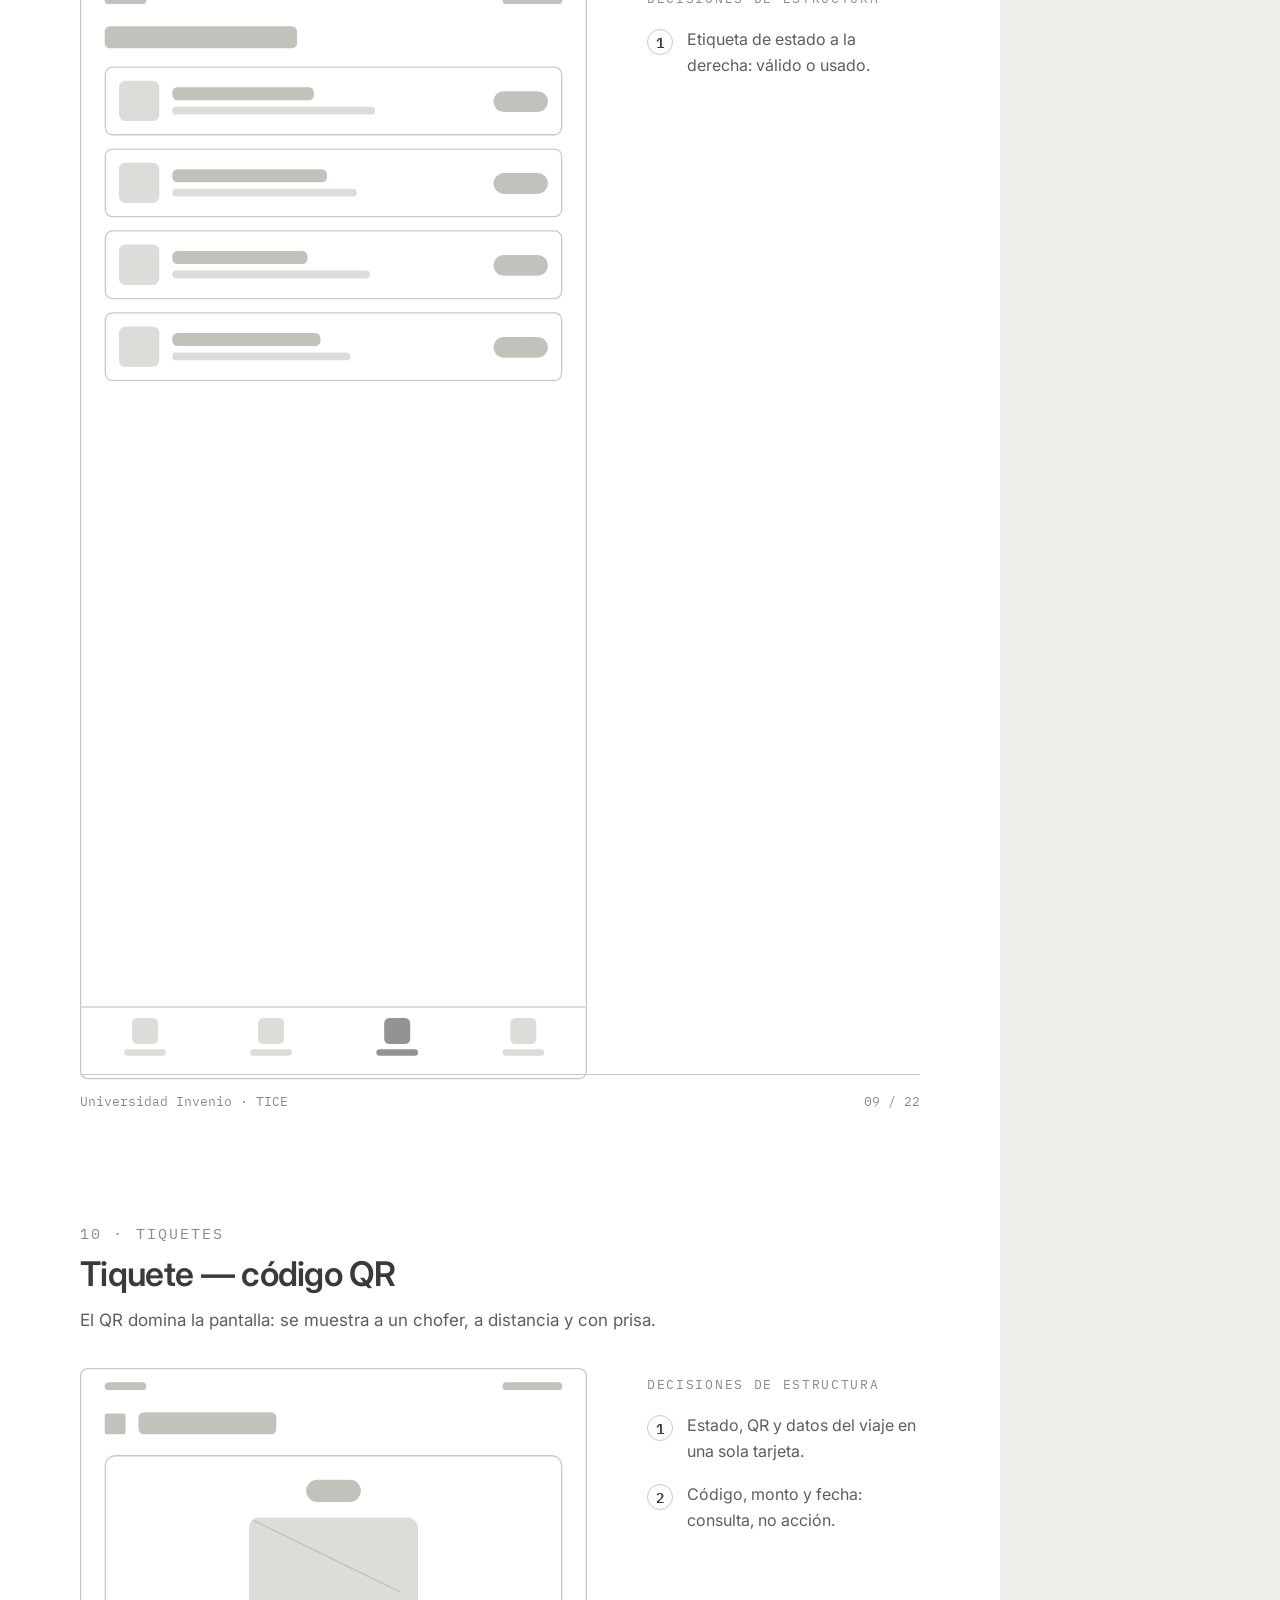
<file: documentacion/wireframes/wireframes.html>
<!DOCTYPE html>
<html lang="es"><head><meta charset="UTF-8">
<title>Syncro — Wireframes</title>
<link rel="preconnect" href="https://fonts.googleapis.com">
<link href="https://fonts.googleapis.com/css2?family=Inter:wght@400;500;600&family=IBM+Plex+Mono:wght@400;500;600&display=swap" rel="stylesheet">
<style>
:root{
  --papel:#EDEDEA; --marco:#FFFFFF; --linea:#C9C9C4;
  --bloque:#DCDCD8; --fuerte:#C2C2BC; --texto:#3A3A38; --tenue:#8A8A85;
}
*{box-sizing:border-box;margin:0;padding:0;}
body{background:var(--papel);font-family:'Inter',system-ui,sans-serif;color:var(--texto);}

/* Cada página se convierte en una página de Canva */
.pagina{
  width:1000px;height:1414px;background:var(--marco);
  padding:70px 80px;display:flex;flex-direction:column;
  page-break-after:always;position:relative;
}
.p-cab{margin-bottom:34px;}
.p-num{font-family:'IBM Plex Mono',monospace;font-size:15px;letter-spacing:.14em;
  text-transform:uppercase;color:var(--tenue);margin-bottom:10px;}
.p-nom{font-size:34px;font-weight:600;letter-spacing:-.02em;margin-bottom:12px;}
.p-desc{font-size:17px;color:#5F5E5A;line-height:1.65;max-width:640px;}
.p-cuerpo{flex:1;display:flex;gap:60px;align-items:flex-start;}

/* El marco a tamaño real 390x844, escalado como conjunto */
.frame-wrap{width:507px;height:1097px;flex-shrink:0;}
.frame{
  width:390px;height:844px;
  transform:scale(1.3);transform-origin:top left;
  background:var(--marco);border:1px solid var(--linea);border-radius:6px;
  position:relative;overflow:hidden;display:flex;flex-direction:column;
}
.status{height:25px;display:flex;align-items:center;justify-content:space-between;padding:0 18px;flex-shrink:0;}
.status i{display:block;height:6px;background:var(--fuerte);border-radius:4px;}
.body{flex:1;padding:8px 18px;overflow:hidden;}

.bar{background:var(--bloque);border-radius:4px;}
.field{border:1px solid var(--linea);border-radius:5px;display:flex;align-items:center;gap:8px;padding:0 12px;}
.ico14{width:14px;height:14px;background:var(--fuerte);border-radius:2px;flex-shrink:0;}
.ico16{width:16px;height:16px;background:var(--fuerte);border-radius:2px;flex-shrink:0;}
.ico{background:var(--bloque);border-radius:5px;flex-shrink:0;}
.btn{background:var(--fuerte);border-radius:6px;height:35px;display:flex;align-items:center;justify-content:center;}
.btn.hollow{background:transparent;border:1px solid var(--fuerte);}
.btn .bar{background:var(--marco);}
.btn.hollow .bar{background:var(--fuerte);}
.card{border:1px solid var(--linea);border-radius:8px;}
.card.dashed{border-style:dashed;}
.row{border:1px solid var(--linea);border-radius:6px;padding:10px;display:flex;align-items:center;gap:10px;}
.row.alto{align-items:flex-start;}
.row.sel{border-width:2px;border-color:var(--fuerte);padding:0;}
.row.sel .row{border:none;width:100%;}
.rtx{flex:1;display:flex;flex-direction:column;gap:5px;min-width:0;}
.end-circ{width:17px;height:17px;border:1px solid var(--fuerte);border-radius:50%;flex-shrink:0;}
.end-chip{width:42px;height:16px;background:var(--fuerte);border-radius:8px;flex-shrink:0;}
.cab{display:flex;align-items:center;gap:10px;margin-bottom:4px;}
.between{display:flex;align-items:center;justify-content:space-between;gap:14px;}
.media{background:var(--bloque);border-radius:8px;position:relative;overflow:hidden;}
.media::before,.media::after{content:'';position:absolute;top:0;left:0;width:100%;height:100%;
  border-top:1px solid var(--fuerte);transform-origin:top left;}
.media::before{transform:rotate(26deg);} .media::after{transform:rotate(-26deg);}
.tabbar{height:55px;border-top:1px solid var(--linea);display:flex;align-items:center;
  justify-content:space-around;flex-shrink:0;padding-bottom:10px;}
.tab{display:flex;flex-direction:column;align-items:center;gap:4px;}
.tab .sq{width:20px;height:20px;background:var(--bloque);border-radius:4px;}
.tab .lb{width:32px;height:5px;background:var(--bloque);border-radius:4px;}
.tab.on .sq,.tab.on .lb{background:var(--texto);opacity:.55;}
.tabs{display:flex;gap:22px;border-bottom:1px solid var(--linea);padding-bottom:8px;}
.logo{width:88px;height:100px;background:var(--bloque);border-radius:8px;margin:0 auto;position:relative;overflow:hidden;}
.logo::before,.logo::after{content:'';position:absolute;top:0;left:0;width:100%;height:100%;
  border-top:1px solid var(--fuerte);transform-origin:top left;}
.logo::before{transform:rotate(49deg);} .logo::after{transform:rotate(-49deg);}
.empty{text-align:center;padding:30px 0;}
.eico{display:block;width:56px;height:56px;background:var(--bloque);border-radius:12px;margin:0 auto;}
.errbox{border:1px dashed var(--linea);border-radius:8px;padding:12px;}
.sep{height:1px;background:var(--linea);margin:4px 0;}
.parada{display:flex;align-items:center;gap:12px;padding:4px 0;}
.parada .pto{width:9px;height:9px;border:2px solid var(--fuerte);border-radius:50%;flex-shrink:0;}
.perfil{display:flex;align-items:center;gap:14px;}
.avatar{width:58px;height:58px;background:var(--bloque);border-radius:50%;flex-shrink:0;}
.stats{display:grid;grid-template-columns:1fr 1fr;gap:14px;}
.menu{display:flex;align-items:center;gap:12px;padding:15px 4px;border-bottom:1px solid var(--linea);}
.menu .chev{width:8px;height:12px;background:var(--bloque);border-radius:2px;margin-left:auto;}
.paso{display:flex;gap:14px;align-items:flex-start;}
.pnum{width:28px;height:28px;background:var(--fuerte);border-radius:50%;flex-shrink:0;}
.leyenda{display:flex;flex-wrap:wrap;gap:7px 12px;justify-content:center;
  border:1px solid var(--linea);border-radius:7px;padding:9px;}
.lg{display:flex;align-items:center;gap:7px;}
.lg i{width:12px;height:12px;background:var(--bloque);border-radius:4px;display:block;}
.bus{border:2px solid var(--fuerte);border-radius:26px 26px 10px 10px;padding:13px 10px;
  max-width:245px;margin:0 auto;}
.busfila{display:flex;align-items:center;justify-content:center;margin-bottom:7px;}
.asiento{width:35px;height:35px;background:var(--bloque);border-radius:7px 7px 4px 4px;margin:0 2px;}
.pasillo{width:24px;}

/* Columna de anotaciones, a la derecha del teléfono */
.notas{flex:1;padding-top:8px;}
.n-tit{font-family:'IBM Plex Mono',monospace;font-size:13px;letter-spacing:.13em;
  text-transform:uppercase;color:var(--tenue);margin-bottom:20px;}
.nota{display:flex;gap:14px;margin-bottom:18px;font-size:16px;color:#5F5E5A;line-height:1.6;}
.nota b{font-family:'IBM Plex Mono',monospace;font-size:14px;font-weight:600;color:var(--texto);
  border:1px solid var(--linea);border-radius:50%;width:26px;height:26px;flex-shrink:0;
  display:flex;align-items:center;justify-content:center;margin-top:2px;}
.p-pie{position:absolute;bottom:44px;left:80px;right:80px;display:flex;justify-content:space-between;
  font-family:'IBM Plex Mono',monospace;font-size:13px;color:var(--tenue);
  border-top:1px solid var(--linea);padding-top:18px;}
</style></head><body>
<div class="pagina" data-document-role="page" data-label="Portada">
  <div style="flex:1;display:flex;flex-direction:column;justify-content:center">
    <div class="p-num">Syncro · Sprint 3 · Wireframes</div>
    <div style="font-size:72px;font-weight:600;letter-spacing:-.03em;line-height:1.05;margin:18px 0 26px">
      Wireframes de<br>baja fidelidad</div>
    <div class="p-desc" style="font-size:20px;max-width:700px">
      Estructura de las 22 pantallas de la app móvil, sin color ni tipografía de marca.
      En esta etapa se define qué lleva cada pantalla, su jerarquía y su ubicación.
      El tratamiento visual se resuelve en el sprint de mockups.</div>
    <div style="display:flex;gap:50px;margin-top:56px;padding-top:30px;border-top:1px solid var(--linea);
      font-family:'IBM Plex Mono',monospace;font-size:15px;color:var(--tenue)">
      <span>Marco 390 × 844</span><span>Márgenes 18</span>
      <span>Rejilla 4 columnas</span><span>Base 4 px</span><span>22 pantallas</span></div>
  </div>
  <div class="p-pie"><span>Universidad Invenio · TICE</span><span>Syncro</span></div>
</div><div class="pagina" data-document-role="page" data-label="Cómo leer">
  <div class="p-cab"><div class="p-num">Referencia</div>
    <div class="p-nom">Cómo leer estos wireframes</div>
    <div class="p-desc">En baja fidelidad no se usa texto real ni color: distraen de lo que se está
    evaluando, que es la estructura y la jerarquía de cada pantalla.</div></div>
  <div style="margin-top:20px"><div style="display:flex;gap:20px;margin-bottom:22px;align-items:baseline"><div style="width:230px;font-weight:600;font-size:17px">Barra gris</div><div style="flex:1;font-size:17px;color:#5F5E5A;line-height:1.6">Texto. El ancho sugiere el largo del contenido real.</div></div><div style="display:flex;gap:20px;margin-bottom:22px;align-items:baseline"><div style="width:230px;font-weight:600;font-size:17px">Caja con aspa</div><div style="flex:1;font-size:17px;color:#5F5E5A;line-height:1.6">Imagen, mapa, logo o código QR.</div></div><div style="display:flex;gap:20px;margin-bottom:22px;align-items:baseline"><div style="width:230px;font-weight:600;font-size:17px">Cuadrado redondeado</div><div style="flex:1;font-size:17px;color:#5F5E5A;line-height:1.6">Ícono, sin dibujar su forma.</div></div><div style="display:flex;gap:20px;margin-bottom:22px;align-items:baseline"><div style="width:230px;font-weight:600;font-size:17px">Caja rellena</div><div style="flex:1;font-size:17px;color:#5F5E5A;line-height:1.6">Botón de acción principal.</div></div><div style="display:flex;gap:20px;margin-bottom:22px;align-items:baseline"><div style="width:230px;font-weight:600;font-size:17px">Caja con borde</div><div style="flex:1;font-size:17px;color:#5F5E5A;line-height:1.6">Botón secundario o contenedor.</div></div><div style="display:flex;gap:20px;margin-bottom:22px;align-items:baseline"><div style="width:230px;font-weight:600;font-size:17px">Borde punteado</div><div style="flex:1;font-size:17px;color:#5F5E5A;line-height:1.6">Mensaje de error o tarjeta destacada.</div></div></div>
  <div class="p-pie"><span>Universidad Invenio · TICE</span><span>Syncro</span></div>
</div><div class="pagina" data-document-role="page" data-label="01 Bienvenida — Iniciar sesión">
  <div class="p-cab">
    <div class="p-num">01 · Acceso</div>
    <div class="p-nom">Bienvenida — Iniciar sesión</div>
    <div class="p-desc">Primera pantalla para quien no tiene sesión. El logo ancla la identidad y el formulario ocupa el centro óptico.</div>
  </div>
  <div class="p-cuerpo">
    <div class="frame-wrap"><div class="frame"><div class="status"><i style="width:9%"></i><i style="width:13%"></i></div><div class="body"><div style="display:flex;flex-direction:column;gap:8px"><div class="logo"></div><div class="bar" style="width:40%;height:17px;background:var(--fuerte);"></div><div class="bar" style="width:62%;height:6px;"></div><div class="bar" style="width:48%;height:6px;"></div><div style="height:14px"></div><div class="bar" style="width:18%;height:6px;margin-bottom:6px;"></div><div class="field" style="height:35px"><span class="ico14"></span><div class="bar" style="width:52%;height:7px;"></div></div><div class="bar" style="width:28%;height:6px;margin-bottom:6px;"></div><div class="field" style="height:35px"><span class="ico14"></span><div class="bar" style="width:38%;height:7px;"></div></div><div class="btn" style="width:100%"><div class="bar" style="width:32%;height:7px;"></div></div><div style="display:flex;justify-content:center"><div class="bar" style="width:50%;height:6px;"></div></div><div style="display:flex;justify-content:center"><div class="bar" style="width:56%;height:6px;"></div></div></div></div></div></div>
    <div class="notas"><div class="n-tit">Decisiones de estructura</div><div class="nota"><b>1</b><span>Logo y nombre de marca, jerarquía máxima.</span></div><div class="nota"><b>2</b><span>Enlace de recuperar contraseña, subordinado al botón.</span></div><div class="nota"><b>3</b><span>Enlace para alternar a registro.</span></div></div>
  </div>
  <div class="p-pie"><span>Universidad Invenio · TICE</span><span>01 / 22</span></div>
</div><div class="pagina" data-document-role="page" data-label="02 Registro">
  <div class="p-cab">
    <div class="p-num">02 · Acceso</div>
    <div class="p-nom">Registro</div>
    <div class="p-desc">Misma estructura que el acceso con un campo más. Reusar el layout reduce la carga al alternar.</div>
  </div>
  <div class="p-cuerpo">
    <div class="frame-wrap"><div class="frame"><div class="status"><i style="width:9%"></i><i style="width:13%"></i></div><div class="body"><div style="display:flex;flex-direction:column;gap:8px"><div class="logo"></div><div class="bar" style="width:40%;height:17px;background:var(--fuerte);"></div><div class="bar" style="width:55%;height:6px;"></div><div style="height:14px"></div><div class="bar" style="width:32%;height:6px;margin-bottom:6px;"></div><div class="field" style="height:35px"><span class="ico14"></span><div class="bar" style="width:42%;height:7px;"></div></div><div class="bar" style="width:18%;height:6px;margin-bottom:6px;"></div><div class="field" style="height:35px"><span class="ico14"></span><div class="bar" style="width:52%;height:7px;"></div></div><div class="bar" style="width:28%;height:6px;margin-bottom:6px;"></div><div class="field" style="height:35px"><span class="ico14"></span><div class="bar" style="width:46%;height:7px;"></div></div><div class="btn" style="width:100%"><div class="bar" style="width:28%;height:7px;"></div></div><div style="display:flex;justify-content:center"><div class="bar" style="width:56%;height:6px;"></div></div></div></div></div></div>
    <div class="notas"><div class="n-tit">Decisiones de estructura</div><div class="nota"><b>1</b><span>Nombre, correo y contraseña: los tres campos del diagrama.</span></div></div>
  </div>
  <div class="p-pie"><span>Universidad Invenio · TICE</span><span>02 / 22</span></div>
</div><div class="pagina" data-document-role="page" data-label="03 Home — con próximo viaje">
  <div class="p-cab">
    <div class="p-num">03 · Principal</div>
    <div class="p-nom">Home — con próximo viaje</div>
    <div class="p-desc">El tiquete activo va primero: es lo que se necesita con urgencia al abrir la app en la parada.</div>
  </div>
  <div class="p-cuerpo">
    <div class="frame-wrap"><div class="frame"><div class="status"><i style="width:9%"></i><i style="width:13%"></i></div><div class="body"><div style="display:flex;flex-direction:column;gap:12px"><div class="between"><div><div class="bar" style="width:30%;height:6px;margin-bottom:6px;"></div><div class="bar" style="width:52%;height:13px;background:var(--fuerte);"></div></div><div style="display:flex;gap:8px"><span class="circ"></span><span class="circ out"></span></div></div><div class="card dashed" style="padding:14px"><div style="display:flex;flex-direction:column;gap:10px"><div class="bar" style="width:40%;height:6px;"></div><div class="between"><div class="bar" style="width:58%;height:10px;background:var(--fuerte);"></div><div class="bar" style="width:26%;height:6px;"></div></div><div class="btn" style="width:100%"><div class="bar" style="width:42%;height:7px;"></div></div></div></div><div class="card dashed" style="padding:14px"><div style="display:flex;flex-direction:column;gap:10px"><div class="bar" style="width:46%;height:10px;background:var(--fuerte);"></div><div class="field" style="height:35px"><span class="ico14"></span><div class="bar" style="width:30%;height:7px;"></div></div><div class="field" style="height:35px"><span class="ico14"></span><div class="bar" style="width:36%;height:7px;"></div></div><div class="btn" style="width:100%"><div class="bar" style="width:34%;height:7px;"></div></div></div></div><div class="row"><span class="ico" style="width:31px;height:31px"></span><div class="rtx"><div class="bar" style="width:46%;height:10px;background:var(--fuerte);"></div><div class="bar" style="width:70%;height:6px;"></div></div></div></div></div><div class="tabbar"><div class="tab on"><span class="sq"></span><span class="lb"></span></div><div class="tab"><span class="sq"></span><span class="lb"></span></div><div class="tab"><span class="sq"></span><span class="lb"></span></div><div class="tab"><span class="sq"></span><span class="lb"></span></div></div></div></div>
    <div class="notas"><div class="n-tit">Decisiones de estructura</div><div class="nota"><b>1</b><span>Notificaciones y perfil, accesos secundarios en la esquina.</span></div><div class="nota"><b>2</b><span>“Ver mi tiquete” siempre lleva a Tiquetes.</span></div><div class="nota"><b>3</b><span>Buscador origen/destino: la acción más frecuente.</span></div></div>
  </div>
  <div class="p-pie"><span>Universidad Invenio · TICE</span><span>03 / 22</span></div>
</div><div class="pagina" data-document-role="page" data-label="04 Home — sin viajes">
  <div class="p-cab">
    <div class="p-num">04 · Principal</div>
    <div class="p-nom">Home — sin viajes</div>
    <div class="p-desc">Estado vacío del primer uso. La tarjeta no desaparece: se convierte en invitación a comprar.</div>
  </div>
  <div class="p-cuerpo">
    <div class="frame-wrap"><div class="frame"><div class="status"><i style="width:9%"></i><i style="width:13%"></i></div><div class="body"><div style="display:flex;flex-direction:column;gap:12px"><div class="between"><div><div class="bar" style="width:30%;height:6px;margin-bottom:6px;"></div><div class="bar" style="width:52%;height:13px;background:var(--fuerte);"></div></div><div style="display:flex;gap:8px"><span class="circ"></span><span class="circ out"></span></div></div><div class="card dashed" style="padding:14px"><div style="display:flex;flex-direction:column;gap:9px"><div class="bar" style="width:40%;height:6px;"></div><div class="bar" style="width:88%;height:7px;"></div><div class="bar" style="width:62%;height:7px;"></div><div class="btn hollow" style="width:100%"><div class="bar" style="width:46%;height:7px;"></div></div></div></div><div class="card dashed" style="padding:14px"><div style="display:flex;flex-direction:column;gap:10px"><div class="bar" style="width:46%;height:10px;background:var(--fuerte);"></div><div class="field" style="height:35px"><span class="ico14"></span><div class="bar" style="width:30%;height:7px;"></div></div><div class="field" style="height:35px"><span class="ico14"></span><div class="bar" style="width:36%;height:7px;"></div></div><div class="btn" style="width:100%"><div class="bar" style="width:34%;height:7px;"></div></div></div></div><div class="row"><span class="ico" style="width:31px;height:31px"></span><div class="rtx"><div class="bar" style="width:46%;height:10px;background:var(--fuerte);"></div><div class="bar" style="width:70%;height:6px;"></div></div></div></div></div><div class="tabbar"><div class="tab on"><span class="sq"></span><span class="lb"></span></div><div class="tab"><span class="sq"></span><span class="lb"></span></div><div class="tab"><span class="sq"></span><span class="lb"></span></div><div class="tab"><span class="sq"></span><span class="lb"></span></div></div></div></div>
    <div class="notas"><div class="n-tit">Decisiones de estructura</div><div class="nota"><b>1</b><span>Mensaje y botón que dirigen a la acción, no solo “no hay nada”.</span></div></div>
  </div>
  <div class="p-pie"><span>Universidad Invenio · TICE</span><span>04 / 22</span></div>
</div><div class="pagina" data-document-role="page" data-label="05 Rutas — listado">
  <div class="p-cab">
    <div class="p-num">05 · Rutas</div>
    <div class="p-nom">Rutas — listado</div>
    <div class="p-desc">Buscador, ubicación y pestañas por encima de la lista. La estrella marca favoritas sin entrar al detalle.</div>
  </div>
  <div class="p-cuerpo">
    <div class="frame-wrap"><div class="frame"><div class="status"><i style="width:9%"></i><i style="width:13%"></i></div><div class="body"><div style="display:flex;flex-direction:column;gap:12px"><div class="bar" style="width:26%;height:17px;background:var(--fuerte);"></div><div class="field" style="height:35px"><span class="ico14"></span><div class="bar" style="width:50%;height:7px;"></div></div><div class="btn hollow" style="width:100%"><div class="bar" style="width:34%;height:7px;"></div></div><div class="tabs"><div class="bar" style="width:18%;height:8px;background:var(--fuerte);"></div><div class="bar" style="width:24%;height:8px;"></div></div><div style="display:flex;flex-direction:column;gap:10px"><div class="row"><span class="ico" style="width:31px;height:31px"></span><div class="rtx"><div class="bar" style="width:48%;height:10px;background:var(--fuerte);"></div><div class="bar" style="width:62%;height:6px;"></div></div><span class="end-circ"></span></div><div class="row"><span class="ico" style="width:31px;height:31px"></span><div class="rtx"><div class="bar" style="width:52%;height:10px;background:var(--fuerte);"></div><div class="bar" style="width:58%;height:6px;"></div></div><span class="end-circ"></span></div><div class="row"><span class="ico" style="width:31px;height:31px"></span><div class="rtx"><div class="bar" style="width:44%;height:10px;background:var(--fuerte);"></div><div class="bar" style="width:64%;height:6px;"></div></div><span class="end-circ"></span></div><div class="row"><span class="ico" style="width:31px;height:31px"></span><div class="rtx"><div class="bar" style="width:50%;height:10px;background:var(--fuerte);"></div><div class="bar" style="width:56%;height:6px;"></div></div><span class="end-circ"></span></div></div></div></div><div class="tabbar"><div class="tab"><span class="sq"></span><span class="lb"></span></div><div class="tab on"><span class="sq"></span><span class="lb"></span></div><div class="tab"><span class="sq"></span><span class="lb"></span></div><div class="tab"><span class="sq"></span><span class="lb"></span></div></div></div></div>
    <div class="notas"><div class="n-tit">Decisiones de estructura</div><div class="nota"><b>1</b><span>“Mi ubicación” despliega el mapa de geolocalización.</span></div><div class="nota"><b>2</b><span>Estrella al final de cada fila: alterna favorita sin navegar.</span></div></div>
  </div>
  <div class="p-pie"><span>Universidad Invenio · TICE</span><span>05 / 22</span></div>
</div><div class="pagina" data-document-role="page" data-label="06 Detalle de ruta">
  <div class="p-cab">
    <div class="p-num">06 · Rutas</div>
    <div class="p-nom">Detalle de ruta</div>
    <div class="p-desc">El mapa da contexto geográfico, las paradas confirman el recorrido y los horarios son la zona de decisión.</div>
  </div>
  <div class="p-cuerpo">
    <div class="frame-wrap"><div class="frame"><div class="status"><i style="width:9%"></i><i style="width:13%"></i></div><div class="body"><div style="display:flex;flex-direction:column;gap:10px"><div class="cab"><div class="ico16"></div><div class="bar" style="width:52%;height:17px;background:var(--fuerte);"></div></div><div class="media" style="height:140px"></div><div class="bar" style="width:22%;height:6px;margin:16px 0 10px;"></div><div class="card" style="padding:12px"><div style="display:flex;flex-direction:column;gap:4px"><div class="parada"><span class="pto"></span><div class="bar" style="width:50%;height:7px;"></div></div><div class="parada"><span class="pto"></span><div class="bar" style="width:40%;height:7px;"></div></div><div class="parada"><span class="pto"></span><div class="bar" style="width:46%;height:7px;"></div></div></div></div><div class="bar" style="width:36%;height:6px;margin:16px 0 10px;"></div><div style="display:flex;flex-direction:column;gap:8px"><div class="row"><span class="ico" style="width:26px;height:26px"></span><div class="rtx"><div class="bar" style="width:28%;height:10px;background:var(--fuerte);"></div><div class="bar" style="width:48%;height:6px;"></div></div><div class="bar" style="width:34px;height:7px;background:var(--fuerte);flex-shrink:0;"></div></div><div class="row"><span class="ico" style="width:26px;height:26px"></span><div class="rtx"><div class="bar" style="width:26%;height:10px;background:var(--fuerte);"></div><div class="bar" style="width:50%;height:6px;"></div></div><div class="bar" style="width:34px;height:7px;background:var(--fuerte);flex-shrink:0;"></div></div></div></div></div><div class="tabbar"><div class="tab"><span class="sq"></span><span class="lb"></span></div><div class="tab on"><span class="sq"></span><span class="lb"></span></div><div class="tab"><span class="sq"></span><span class="lb"></span></div><div class="tab"><span class="sq"></span><span class="lb"></span></div></div></div></div>
    <div class="notas"><div class="n-tit">Decisiones de estructura</div><div class="nota"><b>1</b><span>Mapa con el recorrido trazado y las paradas marcadas.</span></div><div class="nota"><b>2</b><span>Cada horario muestra hora, asientos y precio: todo para decidir.</span></div></div>
  </div>
  <div class="p-pie"><span>Universidad Invenio · TICE</span><span>06 / 22</span></div>
</div><div class="pagina" data-document-role="page" data-label="07 Selección de asientos">
  <div class="p-cab">
    <div class="p-num">07 · Compra</div>
    <div class="p-nom">Selección de asientos</div>
    <div class="p-desc">El bus visto desde arriba. Verde disponible, rojo ocupado, azul los cuatro accesibles. Se pueden elegir varios.</div>
  </div>
  <div class="p-cuerpo">
    <div class="frame-wrap"><div class="frame"><div class="status"><i style="width:9%"></i><i style="width:13%"></i></div><div class="body"><div style="display:flex;flex-direction:column;gap:10px"><div class="cab"><div class="ico16"></div><div class="bar" style="width:58%;height:17px;background:var(--fuerte);"></div></div><div style="display:flex;justify-content:center"><div class="bar" style="width:52%;height:6px;"></div></div><div class="leyenda"><span class=lg><i></i><div class="bar" style="width:38px;height:6px;"></div></span><span class=lg><i></i><div class="bar" style="width:34px;height:6px;"></div></span><span class=lg><i></i><div class="bar" style="width:36px;height:6px;"></div></span><span class=lg><i></i><div class="bar" style="width:32px;height:6px;"></div></span></div><div class="bus"><div class=busfila><span class=asiento></span><span class=asiento></span><span class=pasillo></span><span class=asiento></span><span class=asiento></span></div><div class=busfila><span class=asiento></span><span class=asiento></span><span class=pasillo></span><span class=asiento></span><span class=asiento></span></div><div class=busfila><span class=asiento></span><span class=asiento></span><span class=pasillo></span><span class=asiento></span><span class=asiento></span></div><div class=busfila><span class=asiento></span><span class=asiento></span><span class=pasillo></span><span class=asiento></span><span class=asiento></span></div><div class=busfila><span class=asiento></span><span class=asiento></span><span class=pasillo></span><span class=asiento></span><span class=asiento></span></div><div class=busfila><span class=asiento></span><span class=asiento></span><span class=pasillo></span><span class=asiento></span><span class=asiento></span></div><div class=busfila><span class=asiento></span><span class=asiento></span><span class=pasillo></span><span class=asiento></span><span class=asiento></span></div><div class=busfila><span class=asiento></span><span class=asiento></span><span class=pasillo></span><span class=asiento></span><span class=asiento></span></div></div><div style="display:flex;justify-content:center"><div class="bar" style="width:70%;height:6px;"></div></div></div></div></div></div>
    <div class="notas"><div class="n-tit">Decisiones de estructura</div><div class="nota"><b>1</b><span>Leyenda de colores: el color solo no basta para distinguir estados.</span></div><div class="nota"><b>2</b><span>Barra fija abajo con los asientos elegidos y el total.</span></div></div>
  </div>
  <div class="p-pie"><span>Universidad Invenio · TICE</span><span>07 / 22</span></div>
</div><div class="pagina" data-document-role="page" data-label="08 Confirmar compra">
  <div class="p-cab">
    <div class="p-num">08 · Compra</div>
    <div class="p-nom">Confirmar compra</div>
    <div class="p-desc">Sin navegación inferior: es un flujo cerrado, solo se confirma o se vuelve.</div>
  </div>
  <div class="p-cuerpo">
    <div class="frame-wrap"><div class="frame"><div class="status"><i style="width:9%"></i><i style="width:13%"></i></div><div class="body"><div style="display:flex;flex-direction:column;gap:10px"><div class="cab"><div class="ico16"></div><div class="bar" style="width:48%;height:17px;background:var(--fuerte);"></div></div><div class="card dashed" style="padding:14px"><div style="display:flex;flex-direction:column;gap:9px"><div class="bar" style="width:22%;height:6px;"></div><div class="between"><div class="bar" style="width:18%;height:7px;"></div><div class="bar" style="width:46%;height:7px;background:var(--fuerte);"></div></div><div class="between"><div class="bar" style="width:22%;height:7px;"></div><div class="bar" style="width:38%;height:7px;background:var(--fuerte);"></div></div><div class="between"><div class="bar" style="width:24%;height:7px;"></div><div class="bar" style="width:30%;height:7px;background:var(--fuerte);"></div></div><div class="sep"></div><div class="between"><div class="bar" style="width:16%;height:7px;"></div><div class="bar" style="width:28%;height:13px;background:var(--fuerte);"></div></div></div></div><div class="bar" style="width:34%;height:6px;margin:16px 0 10px;"></div><div style="display:flex;flex-direction:column;gap:8px"><div class="row sel"><div class="row"><span class="ico" style="width:31px;height:31px"></span><div class="rtx"><div class="bar" style="width:56%;height:10px;background:var(--fuerte);"></div><div class="bar" style="width:34%;height:6px;"></div></div></div></div><div class="row"><span class="ico" style="width:31px;height:31px"></span><div class="rtx"><div class="bar" style="width:38%;height:10px;background:var(--fuerte);"></div><div class="bar" style="width:28%;height:6px;"></div></div></div></div><div class="btn" style="width:100%"><div class="bar" style="width:52%;height:7px;"></div></div></div></div></div></div>
    <div class="notas"><div class="n-tit">Decisiones de estructura</div><div class="nota"><b>1</b><span>Resumen completo antes de pagar: ruta, salida, asientos y total.</span></div><div class="nota"><b>2</b><span>El método elegido se marca con borde, no solo con color.</span></div></div>
  </div>
  <div class="p-pie"><span>Universidad Invenio · TICE</span><span>08 / 22</span></div>
</div><div class="pagina" data-document-role="page" data-label="09 Tiquetes — listado">
  <div class="p-cab">
    <div class="p-num">09 · Tiquetes</div>
    <div class="p-nom">Tiquetes — listado</div>
    <div class="p-desc">Orden fijo del viaje más próximo al menos próximo. La etiqueta distingue válidos de usados.</div>
  </div>
  <div class="p-cuerpo">
    <div class="frame-wrap"><div class="frame"><div class="status"><i style="width:9%"></i><i style="width:13%"></i></div><div class="body"><div style="display:flex;flex-direction:column;gap:14px"><div class="bar" style="width:42%;height:17px;background:var(--fuerte);"></div><div style="display:flex;flex-direction:column;gap:10px"><div class="row"><span class="ico" style="width:31px;height:31px"></span><div class="rtx"><div class="bar" style="width:46%;height:10px;background:var(--fuerte);"></div><div class="bar" style="width:66%;height:6px;"></div></div><span class="end-chip"></span></div><div class="row"><span class="ico" style="width:31px;height:31px"></span><div class="rtx"><div class="bar" style="width:50%;height:10px;background:var(--fuerte);"></div><div class="bar" style="width:60%;height:6px;"></div></div><span class="end-chip"></span></div><div class="row"><span class="ico" style="width:31px;height:31px"></span><div class="rtx"><div class="bar" style="width:44%;height:10px;background:var(--fuerte);"></div><div class="bar" style="width:64%;height:6px;"></div></div><span class="end-chip"></span></div><div class="row"><span class="ico" style="width:31px;height:31px"></span><div class="rtx"><div class="bar" style="width:48%;height:10px;background:var(--fuerte);"></div><div class="bar" style="width:58%;height:6px;"></div></div><span class="end-chip"></span></div></div></div></div><div class="tabbar"><div class="tab"><span class="sq"></span><span class="lb"></span></div><div class="tab"><span class="sq"></span><span class="lb"></span></div><div class="tab on"><span class="sq"></span><span class="lb"></span></div><div class="tab"><span class="sq"></span><span class="lb"></span></div></div></div></div>
    <div class="notas"><div class="n-tit">Decisiones de estructura</div><div class="nota"><b>1</b><span>Etiqueta de estado a la derecha: válido o usado.</span></div></div>
  </div>
  <div class="p-pie"><span>Universidad Invenio · TICE</span><span>09 / 22</span></div>
</div><div class="pagina" data-document-role="page" data-label="10 Tiquete — código QR">
  <div class="p-cab">
    <div class="p-num">10 · Tiquetes</div>
    <div class="p-nom">Tiquete — código QR</div>
    <div class="p-desc">El QR domina la pantalla: se muestra a un chofer, a distancia y con prisa.</div>
  </div>
  <div class="p-cuerpo">
    <div class="frame-wrap"><div class="frame"><div class="status"><i style="width:9%"></i><i style="width:13%"></i></div><div class="body"><div style="display:flex;flex-direction:column;gap:12px"><div class="cab"><div class="ico16"></div><div class="bar" style="width:30%;height:17px;background:var(--fuerte);"></div></div><div class="card" style="padding:18px"><div style="display:flex;flex-direction:column;gap:12px"><div style="display:flex;justify-content:center"><div class="bar" style="width:42px;height:17px;background:var(--fuerte);border-radius:10px;"></div></div><div class="media" style="width:130px;height:130px;margin:0 auto"></div><div class="bar" style="width:54%;height:10px;background:var(--fuerte);margin:0 auto;"></div><div class="bar" style="width:66%;height:6px;margin:0 auto;"></div></div></div><div class="card dashed" style="padding:14px"><div style="display:flex;flex-direction:column;gap:9px"><div class="between"><div class="bar" style="width:20%;height:7px;"></div><div class="bar" style="width:32%;height:7px;background:var(--fuerte);"></div></div><div class="between"><div class="bar" style="width:22%;height:7px;"></div><div class="bar" style="width:20%;height:7px;background:var(--fuerte);"></div></div><div class="between"><div class="bar" style="width:26%;height:7px;"></div><div class="bar" style="width:36%;height:7px;background:var(--fuerte);"></div></div></div></div></div></div><div class="tabbar"><div class="tab"><span class="sq"></span><span class="lb"></span></div><div class="tab"><span class="sq"></span><span class="lb"></span></div><div class="tab on"><span class="sq"></span><span class="lb"></span></div><div class="tab"><span class="sq"></span><span class="lb"></span></div></div></div></div>
    <div class="notas"><div class="n-tit">Decisiones de estructura</div><div class="nota"><b>1</b><span>Estado, QR y datos del viaje en una sola tarjeta.</span></div><div class="nota"><b>2</b><span>Código, monto y fecha: consulta, no acción.</span></div></div>
  </div>
  <div class="p-pie"><span>Universidad Invenio · TICE</span><span>10 / 22</span></div>
</div><div class="pagina" data-document-role="page" data-label="11 Notificaciones">
  <div class="p-cab">
    <div class="p-num">11 · Avisos</div>
    <div class="p-nom">Notificaciones</div>
    <div class="p-desc">Dos tipos de aviso: compra completada y salida en 15 minutos. El ícono los diferencia de un vistazo.</div>
  </div>
  <div class="p-cuerpo">
    <div class="frame-wrap"><div class="frame"><div class="status"><i style="width:9%"></i><i style="width:13%"></i></div><div class="body"><div style="display:flex;flex-direction:column;gap:14px"><div class="cab"><div class="ico16"></div><div class="bar" style="width:44%;height:17px;background:var(--fuerte);"></div></div><div style="display:flex;flex-direction:column;gap:10px"><div class="row"><span class="ico" style="width:31px;height:31px"></span><div class="rtx"><div class="bar" style="width:44%;height:10px;background:var(--fuerte);"></div><div class="bar" style="width:76%;height:6px;"></div></div></div><div class="row"><span class="ico" style="width:31px;height:31px"></span><div class="rtx"><div class="bar" style="width:40%;height:10px;background:var(--fuerte);"></div><div class="bar" style="width:72%;height:6px;"></div></div></div><div class="row"><span class="ico" style="width:31px;height:31px"></span><div class="rtx"><div class="bar" style="width:46%;height:10px;background:var(--fuerte);"></div><div class="bar" style="width:68%;height:6px;"></div></div></div></div></div></div><div class="tabbar"><div class="tab on"><span class="sq"></span><span class="lb"></span></div><div class="tab"><span class="sq"></span><span class="lb"></span></div><div class="tab"><span class="sq"></span><span class="lb"></span></div><div class="tab"><span class="sq"></span><span class="lb"></span></div></div></div></div>
    <div class="notas"><div class="n-tit">Decisiones de estructura</div><div class="nota"><b>1</b><span>Al tocar un aviso se abre el tiquete relacionado.</span></div></div>
  </div>
  <div class="p-pie"><span>Universidad Invenio · TICE</span><span>11 / 22</span></div>
</div><div class="pagina" data-document-role="page" data-label="12 Perfil">
  <div class="p-cab">
    <div class="p-num">12 · Cuenta</div>
    <div class="p-nom">Perfil</div>
    <div class="p-desc">Identidad arriba, datos de uso al centro, opciones abajo. Cerrar sesión queda separado.</div>
  </div>
  <div class="p-cuerpo">
    <div class="frame-wrap"><div class="frame"><div class="status"><i style="width:9%"></i><i style="width:13%"></i></div><div class="body"><div style="display:flex;flex-direction:column;gap:14px"><div class="bar" style="width:24%;height:17px;background:var(--fuerte);"></div><div class="perfil"><span class="avatar"></span><div><div class="bar" style="width:120px;height:10px;background:var(--fuerte);margin-bottom:6px;"></div><div class="bar" style="width:150px;height:6px;"></div></div></div><div class="stats"><div class="card" style="padding:14px"><div style="display:flex;flex-direction:column;gap:0px"><div class="bar" style="width:30px;height:17px;background:var(--fuerte);margin:0 auto;"></div><div class="bar" style="width:70%;height:6px;margin:6px auto 0;"></div></div></div><div class="card" style="padding:14px"><div style="display:flex;flex-direction:column;gap:0px"><div class="bar" style="width:22px;height:17px;background:var(--fuerte);margin:0 auto;"></div><div class="bar" style="width:64%;height:6px;margin:6px auto 0;"></div></div></div></div><div style="display:flex;flex-direction:column;gap:0px"><div class="menu"><span class="ico14"></span><div class="bar" style="width:34%;height:7px;"></div><span class="chev"></span></div><div class="menu"><span class="ico14"></span><div class="bar" style="width:40%;height:7px;"></div><span class="chev"></span></div><div class="menu"><span class="ico14"></span><div class="bar" style="width:36%;height:7px;"></div><span class="chev"></span></div><div class="menu"><span class="ico14"></span><div class="bar" style="width:38%;height:7px;"></div><span class="chev"></span></div></div><div class="btn hollow" style="width:100%"><div class="bar" style="width:32%;height:7px;"></div></div></div></div><div class="tabbar"><div class="tab"><span class="sq"></span><span class="lb"></span></div><div class="tab"><span class="sq"></span><span class="lb"></span></div><div class="tab"><span class="sq"></span><span class="lb"></span></div><div class="tab on"><span class="sq"></span><span class="lb"></span></div></div></div></div>
    <div class="notas"><div class="n-tit">Decisiones de estructura</div><div class="nota"><b>1</b><span>Viajes comprados y rutas favoritas.</span></div><div class="nota"><b>2</b><span>Cerrar sesión separado por espacio, para evitar toques por error.</span></div></div>
  </div>
  <div class="p-pie"><span>Universidad Invenio · TICE</span><span>12 / 22</span></div>
</div><div class="pagina" data-document-role="page" data-label="13 Mi ubicación">
  <div class="p-cab">
    <div class="p-num">13 · Rutas</div>
    <div class="p-nom">Mi ubicación</div>
    <div class="p-desc">Se abre desde el botón de ubicación. Mapa con la posición del usuario y las paradas más cercanas.</div>
  </div>
  <div class="p-cuerpo">
    <div class="frame-wrap"><div class="frame"><div class="status"><i style="width:9%"></i><i style="width:13%"></i></div><div class="body"><div style="display:flex;flex-direction:column;gap:12px"><div class="cab"><div class="ico16"></div><div class="bar" style="width:42%;height:17px;background:var(--fuerte);"></div></div><div class="media" style="height:230px"></div><div class="card dashed" style="padding:14px"><div style="display:flex;flex-direction:column;gap:8px"><div class="bar" style="width:40%;height:6px;"></div><div class="between"><div class="bar" style="width:50%;height:7px;"></div><div class="bar" style="width:20%;height:7px;background:var(--fuerte);"></div></div><div class="between"><div class="bar" style="width:44%;height:7px;"></div><div class="bar" style="width:22%;height:7px;background:var(--fuerte);"></div></div><div class="between"><div class="bar" style="width:46%;height:7px;"></div><div class="bar" style="width:18%;height:7px;background:var(--fuerte);"></div></div></div></div><div style="display:flex;justify-content:center"><div class="bar" style="width:54%;height:6px;"></div></div></div></div><div class="tabbar"><div class="tab"><span class="sq"></span><span class="lb"></span></div><div class="tab on"><span class="sq"></span><span class="lb"></span></div><div class="tab"><span class="sq"></span><span class="lb"></span></div><div class="tab"><span class="sq"></span><span class="lb"></span></div></div></div></div>
    <div class="notas"><div class="n-tit">Decisiones de estructura</div><div class="nota"><b>1</b><span>Marcador de la posición con su radio de precisión.</span></div><div class="nota"><b>2</b><span>Las tres paradas más cercanas con su distancia real.</span></div></div>
  </div>
  <div class="p-pie"><span>Universidad Invenio · TICE</span><span>13 / 22</span></div>
</div><div class="pagina" data-document-role="page" data-label="14 Ayuda">
  <div class="p-cab">
    <div class="p-num">14 · Soporte</div>
    <div class="p-nom">Ayuda</div>
    <div class="p-desc">Una pregunta y dos caminos. La pregunta grande orienta antes de que haya que elegir.</div>
  </div>
  <div class="p-cuerpo">
    <div class="frame-wrap"><div class="frame"><div class="status"><i style="width:9%"></i><i style="width:13%"></i></div><div class="body"><div style="display:flex;flex-direction:column;gap:10px"><div class="cab"><div class="ico16"></div><div class="bar" style="width:22%;height:17px;background:var(--fuerte);"></div></div><div class="bar" style="width:86%;height:21px;background:var(--fuerte);margin-top:6px;"></div><div class="bar" style="width:54%;height:21px;background:var(--fuerte);margin-bottom:12px;"></div><div style="display:flex;flex-direction:column;gap:10px"><div class="row alto"><span class="ico" style="width:40px;height:40px"></span><div class="rtx"><div class="bar" style="width:56%;height:10px;background:var(--fuerte);"></div><div class="bar" style="width:74%;height:6px;"></div><div class="bar" style="width:48%;height:6px;"></div></div></div><div class="row alto"><span class="ico" style="width:40px;height:40px"></span><div class="rtx"><div class="bar" style="width:32%;height:10px;background:var(--fuerte);"></div><div class="bar" style="width:70%;height:6px;"></div><div class="bar" style="width:52%;height:6px;"></div></div></div></div></div></div><div class="tabbar"><div class="tab on"><span class="sq"></span><span class="lb"></span></div><div class="tab"><span class="sq"></span><span class="lb"></span></div><div class="tab"><span class="sq"></span><span class="lb"></span></div><div class="tab"><span class="sq"></span><span class="lb"></span></div></div></div></div>
    <div class="notas"><div class="n-tit">Decisiones de estructura</div><div class="nota"><b>1</b><span>“¿Cómo podemos ayudarte?” como título de peso.</span></div></div>
  </div>
  <div class="p-pie"><span>Universidad Invenio · TICE</span><span>14 / 22</span></div>
</div><div class="pagina" data-document-role="page" data-label="15 Ayuda — reportar un problema">
  <div class="p-cab">
    <div class="p-num">15 · Soporte</div>
    <div class="p-nom">Ayuda — reportar un problema</div>
    <div class="p-desc">Formulario de contacto con soporte. Sin navegación inferior: es un flujo cerrado.</div>
  </div>
  <div class="p-cuerpo">
    <div class="frame-wrap"><div class="frame"><div class="status"><i style="width:9%"></i><i style="width:13%"></i></div><div class="body"><div style="display:flex;flex-direction:column;gap:8px"><div class="cab"><div class="ico16"></div><div class="bar" style="width:62%;height:17px;background:var(--fuerte);"></div></div><div style="display:flex;flex-direction:column;gap:6px"><div class="bar" style="width:100%;height:7px;"></div><div class="bar" style="width:86%;height:7px;"></div><div class="bar" style="width:60%;height:7px;"></div></div><div style="height:8px"></div><div class="bar" style="width:24%;height:6px;margin-bottom:6px;"></div><div class="field" style="height:35px"><span class="ico14"></span><div class="bar" style="width:46%;height:7px;"></div></div><div class="bar" style="width:34%;height:6px;margin-bottom:6px;"></div><div class="field" style="height:35px"><span class="ico14"></span><div class="bar" style="width:52%;height:7px;"></div></div><div class="bar" style="width:26%;height:6px;margin-bottom:6px;"></div><div class="field" style="height:90px"><span class="ico14"></span><div class="bar" style="width:40%;height:7px;"></div></div><div class="btn" style="width:100%"><div class="bar" style="width:34%;height:7px;"></div></div></div></div></div></div>
    <div class="notas"><div class="n-tit">Decisiones de estructura</div><div class="nota"><b>1</b><span>El área de texto es más alta: se espera una descripción, no una línea.</span></div></div>
  </div>
  <div class="p-pie"><span>Universidad Invenio · TICE</span><span>15 / 22</span></div>
</div><div class="pagina" data-document-role="page" data-label="16 Ayuda — reporte enviado">
  <div class="p-cab">
    <div class="p-num">16 · Soporte</div>
    <div class="p-nom">Ayuda — reporte enviado</div>
    <div class="p-desc">Confirmación con folio de seguimiento, para que quede claro que el reporte existe.</div>
  </div>
  <div class="p-cuerpo">
    <div class="frame-wrap"><div class="frame"><div class="status"><i style="width:9%"></i><i style="width:13%"></i></div><div class="body"><div style="display:flex;flex-direction:column;gap:8px"><div class="cab"><div class="ico16"></div><div class="bar" style="width:54%;height:17px;background:var(--fuerte);"></div></div><div style="height:40px"></div><div style="display:flex;justify-content:center"><div class="bar" style="width:56px;height:56px;background:var(--bloque);border-radius:50%;"></div></div><div class="bar" style="width:46%;height:10px;background:var(--fuerte);margin:14px auto 10px;"></div><div class="bar" style="width:64%;height:6px;margin:0 auto 6px;"></div><div class="bar" style="width:50%;height:6px;margin:0 auto;"></div><div style="height:14px"></div><div class="card dashed" style="padding:14px"><div style="display:flex;flex-direction:column;gap:9px"><div class="between"><div class="bar" style="width:18%;height:6px;"></div><div class="bar" style="width:30%;height:6px;background:var(--fuerte);"></div></div><div class="between"><div class="bar" style="width:22%;height:6px;"></div><div class="bar" style="width:34%;height:6px;background:var(--fuerte);"></div></div></div></div><div class="btn hollow" style="width:100%"><div class="bar" style="width:40%;height:7px;"></div></div></div></div></div></div>
    <div class="notas"><div class="n-tit">Decisiones de estructura</div><div class="nota"><b>1</b><span>Folio y estado: el usuario se lleva algo concreto.</span></div></div>
  </div>
  <div class="p-pie"><span>Universidad Invenio · TICE</span><span>16 / 22</span></div>
</div><div class="pagina" data-document-role="page" data-label="17 Ayuda — comenzar">
  <div class="p-cab">
    <div class="p-num">17 · Soporte</div>
    <div class="p-nom">Ayuda — comenzar</div>
    <div class="p-desc">Introducción a la app en cuatro pasos numerados.</div>
  </div>
  <div class="p-cuerpo">
    <div class="frame-wrap"><div class="frame"><div class="status"><i style="width:9%"></i><i style="width:13%"></i></div><div class="body"><div style="display:flex;flex-direction:column;gap:10px"><div class="cab"><div class="ico16"></div><div class="bar" style="width:34%;height:17px;background:var(--fuerte);"></div></div><div class="card dashed" style="padding:14px"><div style="display:flex;flex-direction:column;gap:6px"><div class="bar" style="width:30%;height:6px;"></div><div class="bar" style="width:100%;height:7px;"></div><div class="bar" style="width:94%;height:7px;"></div><div class="bar" style="width:98%;height:7px;"></div><div class="bar" style="width:64%;height:7px;"></div></div></div><div class="bar" style="width:34%;height:6px;margin:16px 0 10px;"></div><div style="display:flex;flex-direction:column;gap:14px"><div class="paso"><span class="pnum"></span><div><div class="bar" style="width:52%;height:10px;background:var(--fuerte);margin-bottom:5px;"></div><div class="bar" style="width:88%;height:6px;"></div><div class="bar" style="width:62%;height:6px;margin-top:4px;"></div></div></div><div class="paso"><span class="pnum"></span><div><div class="bar" style="width:52%;height:10px;background:var(--fuerte);margin-bottom:5px;"></div><div class="bar" style="width:88%;height:6px;"></div><div class="bar" style="width:62%;height:6px;margin-top:4px;"></div></div></div><div class="paso"><span class="pnum"></span><div><div class="bar" style="width:52%;height:10px;background:var(--fuerte);margin-bottom:5px;"></div><div class="bar" style="width:88%;height:6px;"></div><div class="bar" style="width:62%;height:6px;margin-top:4px;"></div></div></div><div class="paso"><span class="pnum"></span><div><div class="bar" style="width:52%;height:10px;background:var(--fuerte);margin-bottom:5px;"></div><div class="bar" style="width:88%;height:6px;"></div><div class="bar" style="width:62%;height:6px;margin-top:4px;"></div></div></div></div><div class="btn" style="width:100%"><div class="bar" style="width:42%;height:7px;"></div></div></div></div><div class="tabbar"><div class="tab on"><span class="sq"></span><span class="lb"></span></div><div class="tab"><span class="sq"></span><span class="lb"></span></div><div class="tab"><span class="sq"></span><span class="lb"></span></div><div class="tab"><span class="sq"></span><span class="lb"></span></div></div></div></div>
    <div class="notas"><div class="n-tit">Decisiones de estructura</div><div class="nota"><b>1</b><span>Los pasos numerados dan orden de lectura.</span></div></div>
  </div>
  <div class="p-pie"><span>Universidad Invenio · TICE</span><span>17 / 22</span></div>
</div><div class="pagina" data-document-role="page" data-label="18 Iniciar sesión — error">
  <div class="p-cab">
    <div class="p-num">18 · Estados</div>
    <div class="p-nom">Iniciar sesión — error</div>
    <div class="p-desc">Credenciales incorrectas. El mensaje va encima del primer campo, donde está la atención.</div>
  </div>
  <div class="p-cuerpo">
    <div class="frame-wrap"><div class="frame"><div class="status"><i style="width:9%"></i><i style="width:13%"></i></div><div class="body"><div style="display:flex;flex-direction:column;gap:8px"><div class="logo"></div><div class="bar" style="width:40%;height:17px;background:var(--fuerte);"></div><div class="bar" style="width:62%;height:6px;"></div><div class="bar" style="width:48%;height:6px;"></div><div style="height:10px"></div><div class="errbox"><div class="bar" style="width:100%;height:6px;margin-bottom:5px;"></div><div class="bar" style="width:72%;height:6px;margin-bottom:5px;"></div></div><div class="bar" style="width:18%;height:6px;margin-bottom:6px;"></div><div class="field" style="height:35px"><span class="ico14"></span><div class="bar" style="width:52%;height:7px;"></div></div><div class="bar" style="width:28%;height:6px;margin-bottom:6px;"></div><div class="field" style="height:35px"><span class="ico14"></span><div class="bar" style="width:38%;height:7px;"></div></div><div class="btn" style="width:100%"><div class="bar" style="width:32%;height:7px;"></div></div><div style="display:flex;justify-content:center"><div class="bar" style="width:50%;height:6px;"></div></div></div></div></div></div>
    <div class="notas"><div class="n-tit">Decisiones de estructura</div><div class="nota"><b>1</b><span>El error se coloca antes del campo, no después del botón.</span></div></div>
  </div>
  <div class="p-pie"><span>Universidad Invenio · TICE</span><span>18 / 22</span></div>
</div><div class="pagina" data-document-role="page" data-label="19 Registro — error">
  <div class="p-cab">
    <div class="p-num">19 · Estados</div>
    <div class="p-nom">Registro — error</div>
    <div class="p-desc">Correo ya registrado o datos incompletos. Misma ubicación del mensaje que en el acceso.</div>
  </div>
  <div class="p-cuerpo">
    <div class="frame-wrap"><div class="frame"><div class="status"><i style="width:9%"></i><i style="width:13%"></i></div><div class="body"><div style="display:flex;flex-direction:column;gap:8px"><div class="logo"></div><div class="bar" style="width:40%;height:17px;background:var(--fuerte);"></div><div class="bar" style="width:55%;height:6px;"></div><div style="height:10px"></div><div class="errbox"><div class="bar" style="width:100%;height:6px;margin-bottom:5px;"></div><div class="bar" style="width:64%;height:6px;margin-bottom:5px;"></div></div><div class="bar" style="width:32%;height:6px;margin-bottom:6px;"></div><div class="field" style="height:35px"><span class="ico14"></span><div class="bar" style="width:42%;height:7px;"></div></div><div class="bar" style="width:18%;height:6px;margin-bottom:6px;"></div><div class="field" style="height:35px"><span class="ico14"></span><div class="bar" style="width:52%;height:7px;"></div></div><div class="bar" style="width:28%;height:6px;margin-bottom:6px;"></div><div class="field" style="height:35px"><span class="ico14"></span><div class="bar" style="width:46%;height:7px;"></div></div><div class="btn" style="width:100%"><div class="bar" style="width:28%;height:7px;"></div></div></div></div></div></div>
    <div class="notas"><div class="n-tit">Decisiones de estructura</div><div class="nota"><b>1</b><span>Coherencia: el error siempre aparece en el mismo lugar.</span></div></div>
  </div>
  <div class="p-pie"><span>Universidad Invenio · TICE</span><span>19 / 22</span></div>
</div><div class="pagina" data-document-role="page" data-label="20 Rutas — sin resultados">
  <div class="p-cab">
    <div class="p-num">20 · Estados</div>
    <div class="p-nom">Rutas — sin resultados</div>
    <div class="p-desc">No hay rutas para ese origen y destino. El estado vacío ofrece salida, no solo informa.</div>
  </div>
  <div class="p-cuerpo">
    <div class="frame-wrap"><div class="frame"><div class="status"><i style="width:9%"></i><i style="width:13%"></i></div><div class="body"><div style="display:flex;flex-direction:column;gap:12px"><div class="bar" style="width:26%;height:17px;background:var(--fuerte);"></div><div class="field" style="height:35px"><span class="ico14"></span><div class="bar" style="width:50%;height:7px;"></div></div><div class="btn hollow" style="width:100%"><div class="bar" style="width:34%;height:7px;"></div></div><div style="height:20px"></div><div class="empty"><span class="eico"></span><div class="bar" style="width:44%;height:10px;background:var(--fuerte);margin:14px auto 10px;"></div><div class="bar" style="width:62%;height:6px;margin:0 auto 6px;"></div><div class="bar" style="width:48%;height:6px;margin:0 auto 6px;"></div><div style="display:flex;justify-content:center;margin-top:20px"><div class="btn" style="width:220px"><div class="bar" style="width:40%;height:7px;"></div></div></div></div></div></div><div class="tabbar"><div class="tab"><span class="sq"></span><span class="lb"></span></div><div class="tab on"><span class="sq"></span><span class="lb"></span></div><div class="tab"><span class="sq"></span><span class="lb"></span></div><div class="tab"><span class="sq"></span><span class="lb"></span></div></div></div></div>
    <div class="notas"><div class="n-tit">Decisiones de estructura</div><div class="nota"><b>1</b><span>El botón devuelve al usuario al camino principal.</span></div></div>
  </div>
  <div class="p-pie"><span>Universidad Invenio · TICE</span><span>20 / 22</span></div>
</div><div class="pagina" data-document-role="page" data-label="21 Pago fallido">
  <div class="p-cab">
    <div class="p-num">21 · Estados</div>
    <div class="p-nom">Pago fallido</div>
    <div class="p-desc">El pago no se completó. El resumen se mantiene visible para no perder el contexto de la compra.</div>
  </div>
  <div class="p-cuerpo">
    <div class="frame-wrap"><div class="frame"><div class="status"><i style="width:9%"></i><i style="width:13%"></i></div><div class="body"><div style="display:flex;flex-direction:column;gap:10px"><div class="cab"><div class="ico16"></div><div class="bar" style="width:48%;height:17px;background:var(--fuerte);"></div></div><div class="card dashed" style="padding:14px"><div style="display:flex;flex-direction:column;gap:9px"><div class="bar" style="width:22%;height:6px;"></div><div class="between"><div class="bar" style="width:18%;height:7px;"></div><div class="bar" style="width:46%;height:7px;background:var(--fuerte);"></div></div><div class="between"><div class="bar" style="width:22%;height:7px;"></div><div class="bar" style="width:38%;height:7px;background:var(--fuerte);"></div></div><div class="sep"></div><div class="between"><div class="bar" style="width:16%;height:7px;"></div><div class="bar" style="width:28%;height:13px;background:var(--fuerte);"></div></div></div></div><div class="bar" style="width:34%;height:6px;margin:16px 0 10px;"></div><div style="display:flex;flex-direction:column;gap:8px"><div class="row sel"><div class="row"><span class="ico" style="width:31px;height:31px"></span><div class="rtx"><div class="bar" style="width:56%;height:10px;background:var(--fuerte);"></div><div class="bar" style="width:34%;height:6px;"></div></div></div></div><div class="row"><span class="ico" style="width:31px;height:31px"></span><div class="rtx"><div class="bar" style="width:38%;height:10px;background:var(--fuerte);"></div><div class="bar" style="width:28%;height:6px;"></div></div></div></div><div class="errbox"><div class="bar" style="width:100%;height:6px;margin-bottom:5px;"></div><div class="bar" style="width:78%;height:6px;margin-bottom:5px;"></div></div><div class="btn" style="width:100%"><div class="bar" style="width:52%;height:7px;"></div></div></div></div></div></div>
    <div class="notas"><div class="n-tit">Decisiones de estructura</div><div class="nota"><b>1</b><span>El error va entre los métodos de pago y el botón: donde se decide reintentar.</span></div></div>
  </div>
  <div class="p-pie"><span>Universidad Invenio · TICE</span><span>21 / 22</span></div>
</div><div class="pagina" data-document-role="page" data-label="22 Tiquetes y notificaciones — vacíos">
  <div class="p-cab">
    <div class="p-num">22 · Estados</div>
    <div class="p-nom">Tiquetes y notificaciones — vacíos</div>
    <div class="p-desc">Los dos estados sin contenido. Mismo patrón: ícono, mensaje y una acción para salir del vacío.</div>
  </div>
  <div class="p-cuerpo">
    <div class="frame-wrap"><div class="frame"><div class="status"><i style="width:9%"></i><i style="width:13%"></i></div><div class="body"><div style="display:flex;flex-direction:column;gap:12px"><div class="bar" style="width:42%;height:17px;background:var(--fuerte);"></div><div style="height:30px"></div><div class="empty"><span class="eico"></span><div class="bar" style="width:44%;height:10px;background:var(--fuerte);margin:14px auto 10px;"></div><div class="bar" style="width:62%;height:6px;margin:0 auto 6px;"></div><div class="bar" style="width:48%;height:6px;margin:0 auto 6px;"></div><div style="display:flex;justify-content:center;margin-top:20px"><div class="btn" style="width:220px"><div class="bar" style="width:40%;height:7px;"></div></div></div></div></div></div><div class="tabbar"><div class="tab"><span class="sq"></span><span class="lb"></span></div><div class="tab"><span class="sq"></span><span class="lb"></span></div><div class="tab on"><span class="sq"></span><span class="lb"></span></div><div class="tab"><span class="sq"></span><span class="lb"></span></div></div></div></div>
    <div class="notas"><div class="n-tit">Decisiones de estructura</div><div class="nota"><b>1</b><span>El mismo patrón se repite en Notificaciones, con el botón de volver al inicio.</span></div></div>
  </div>
  <div class="p-pie"><span>Universidad Invenio · TICE</span><span>22 / 22</span></div>
</div>
</body></html>
</file>
